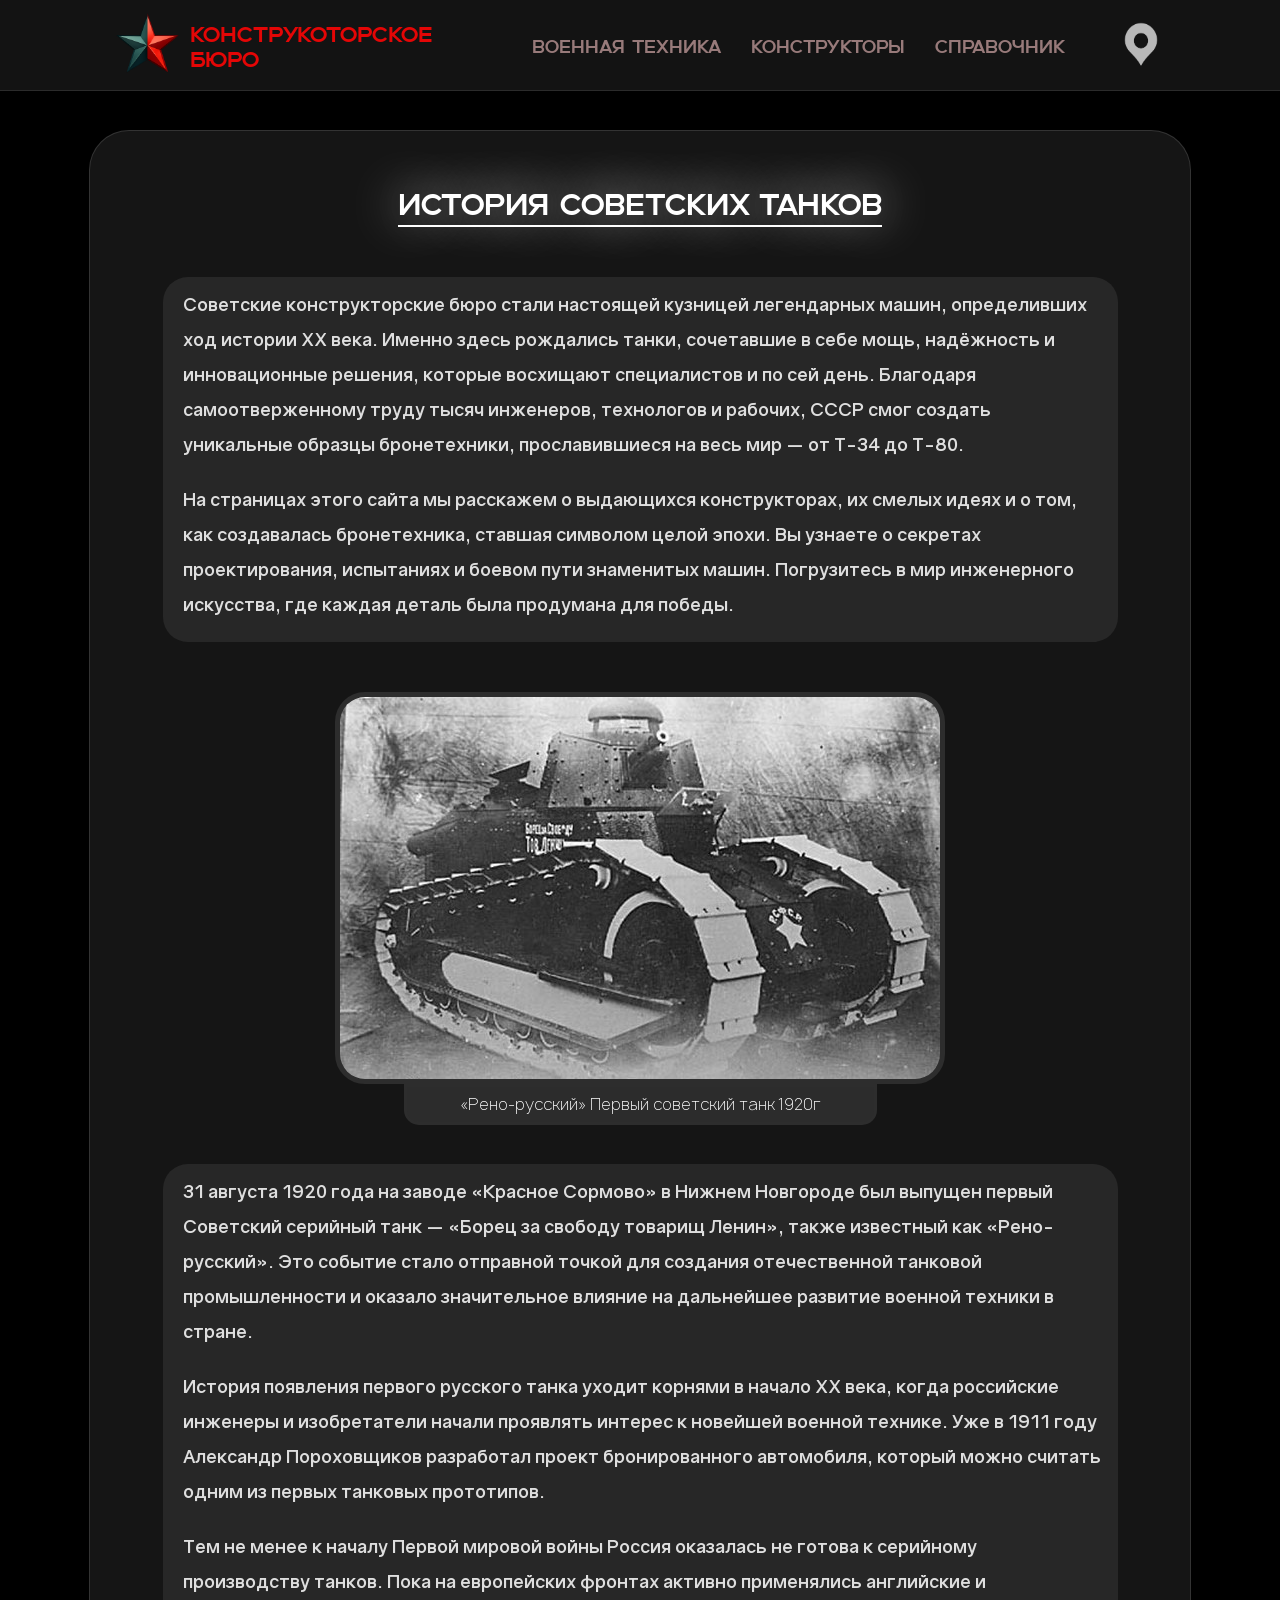
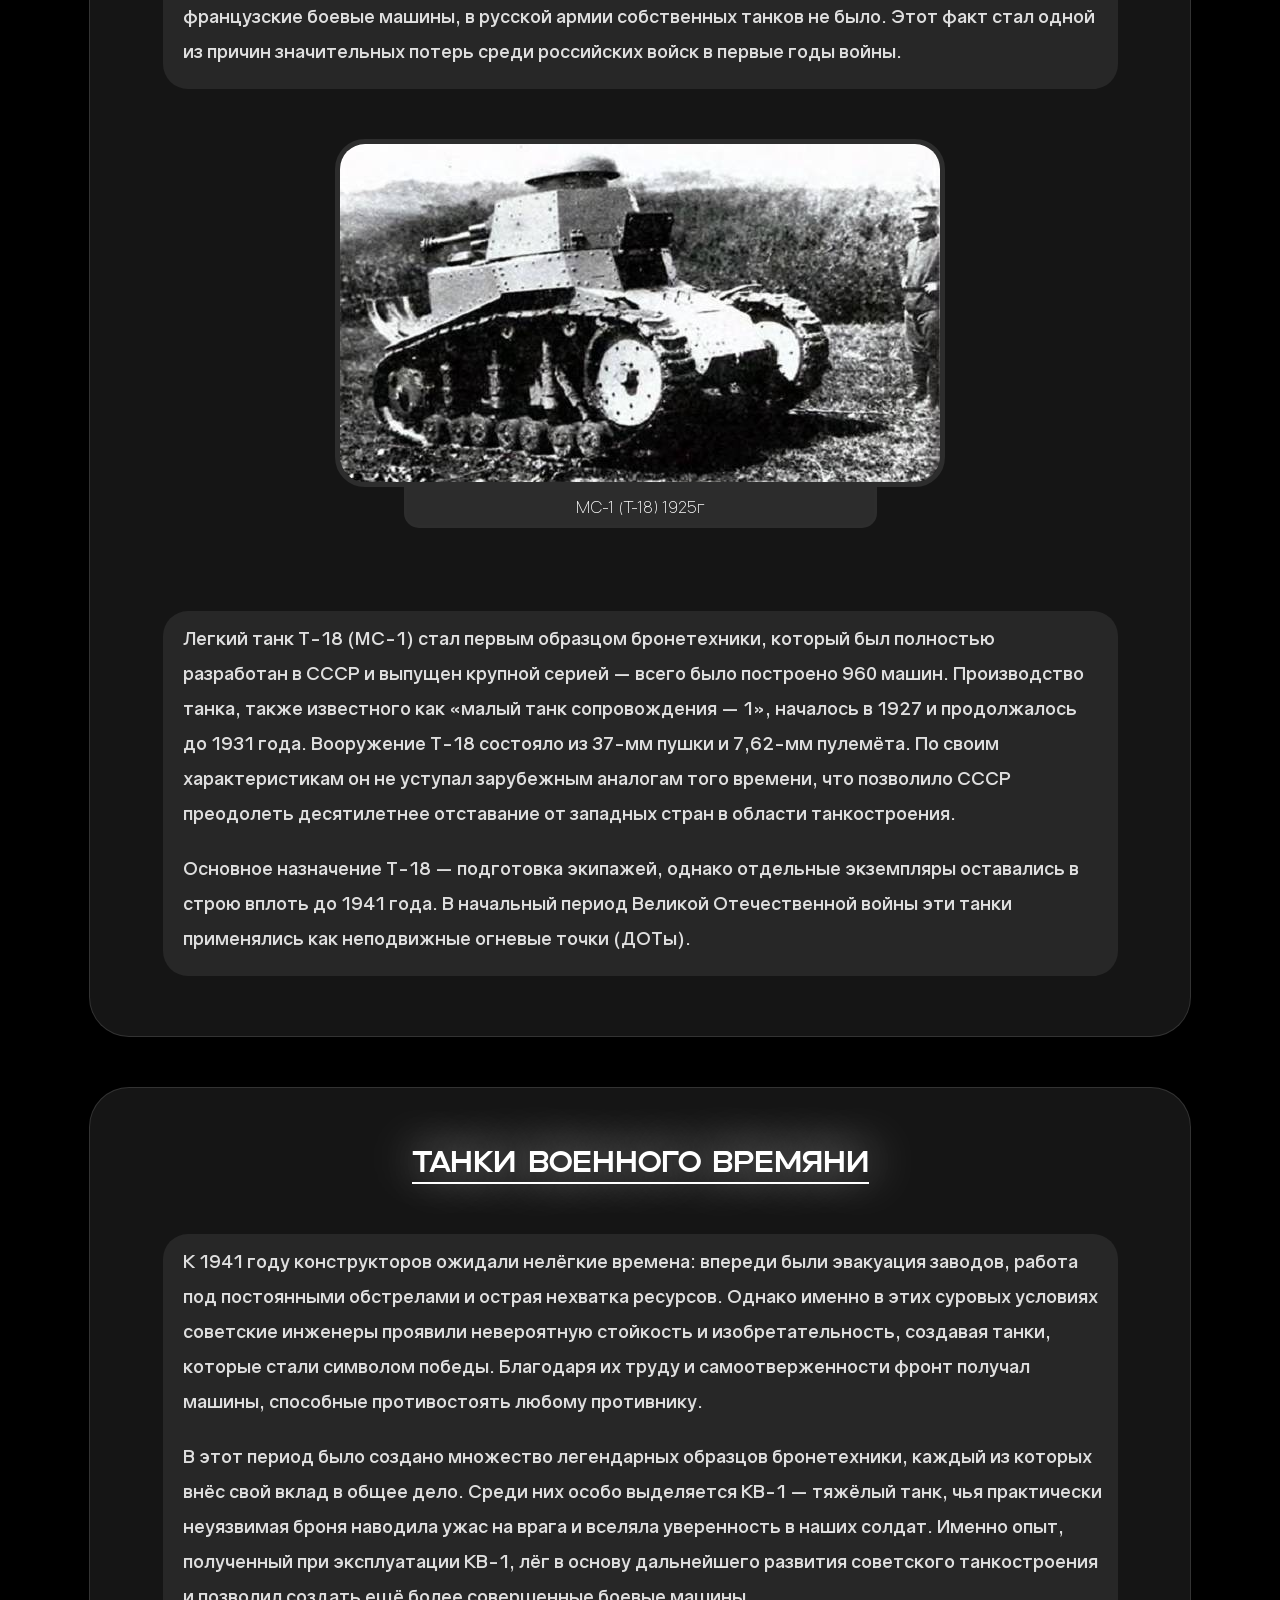
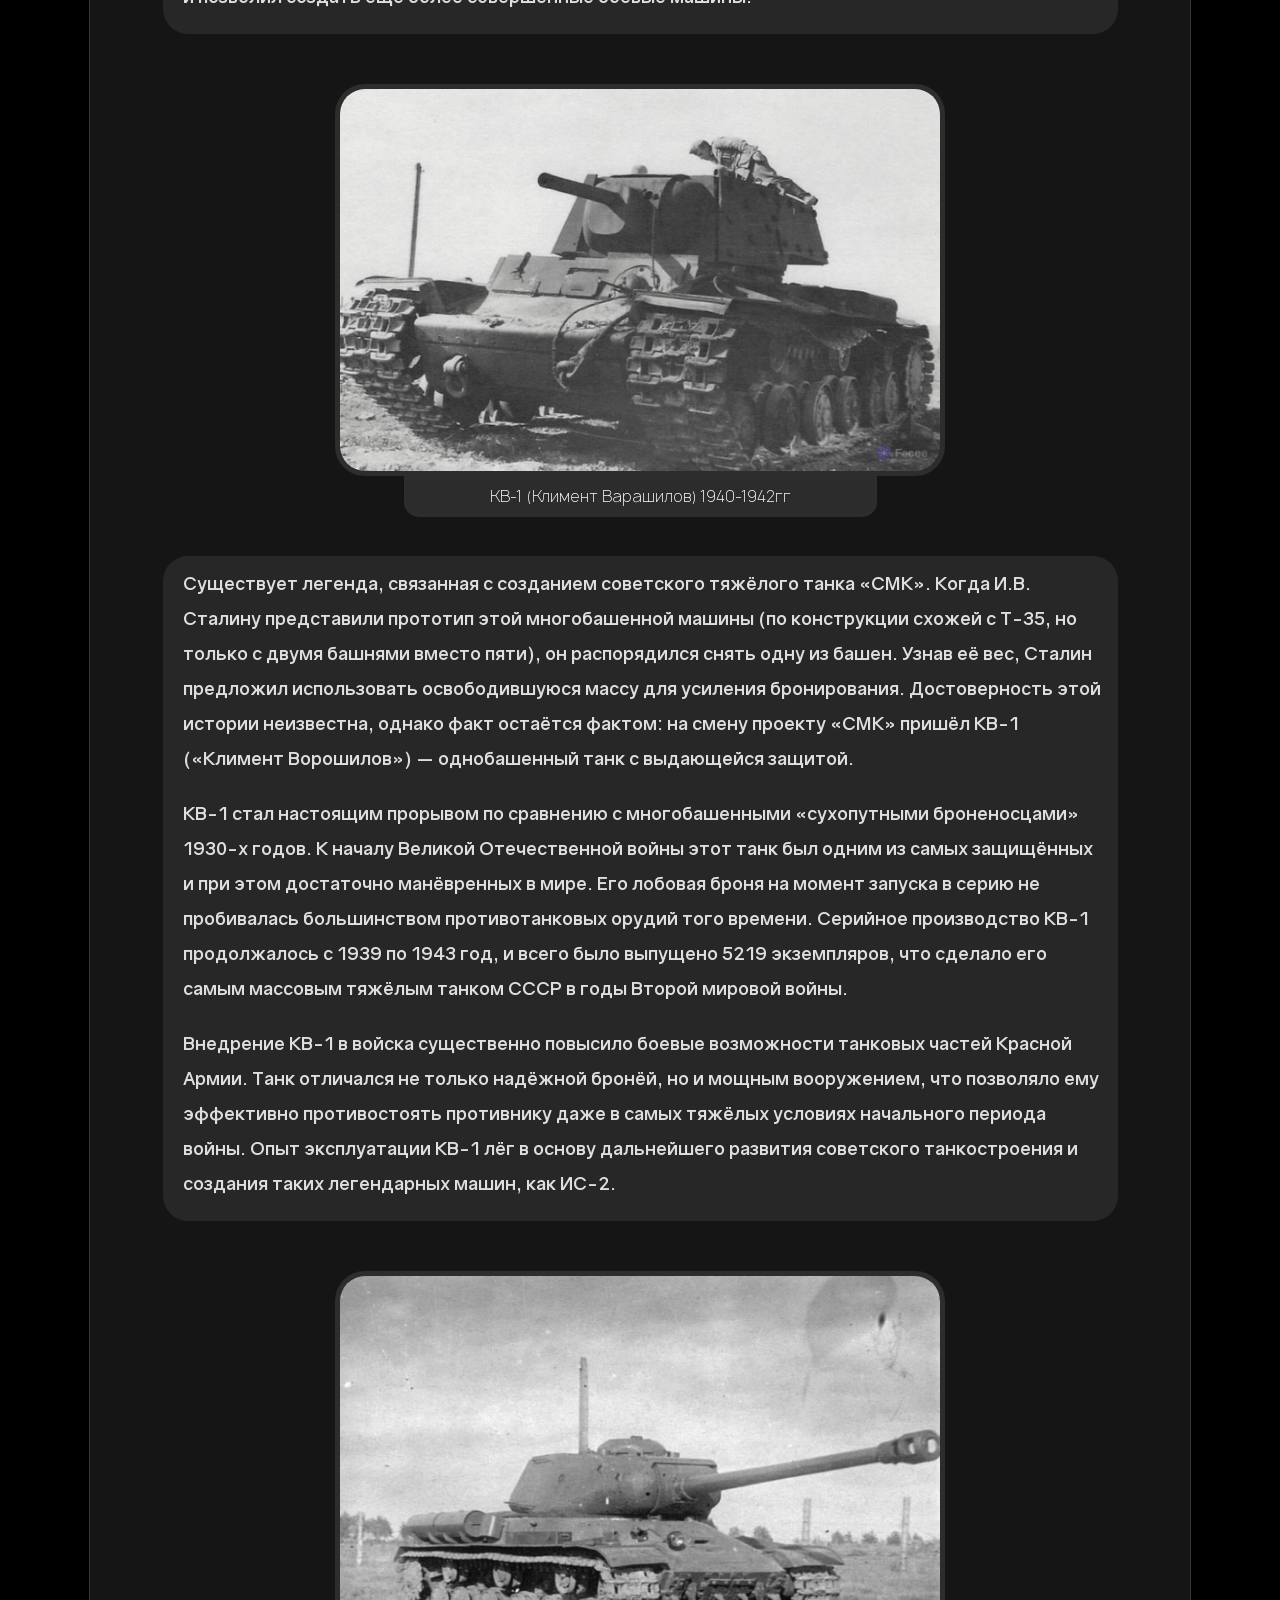
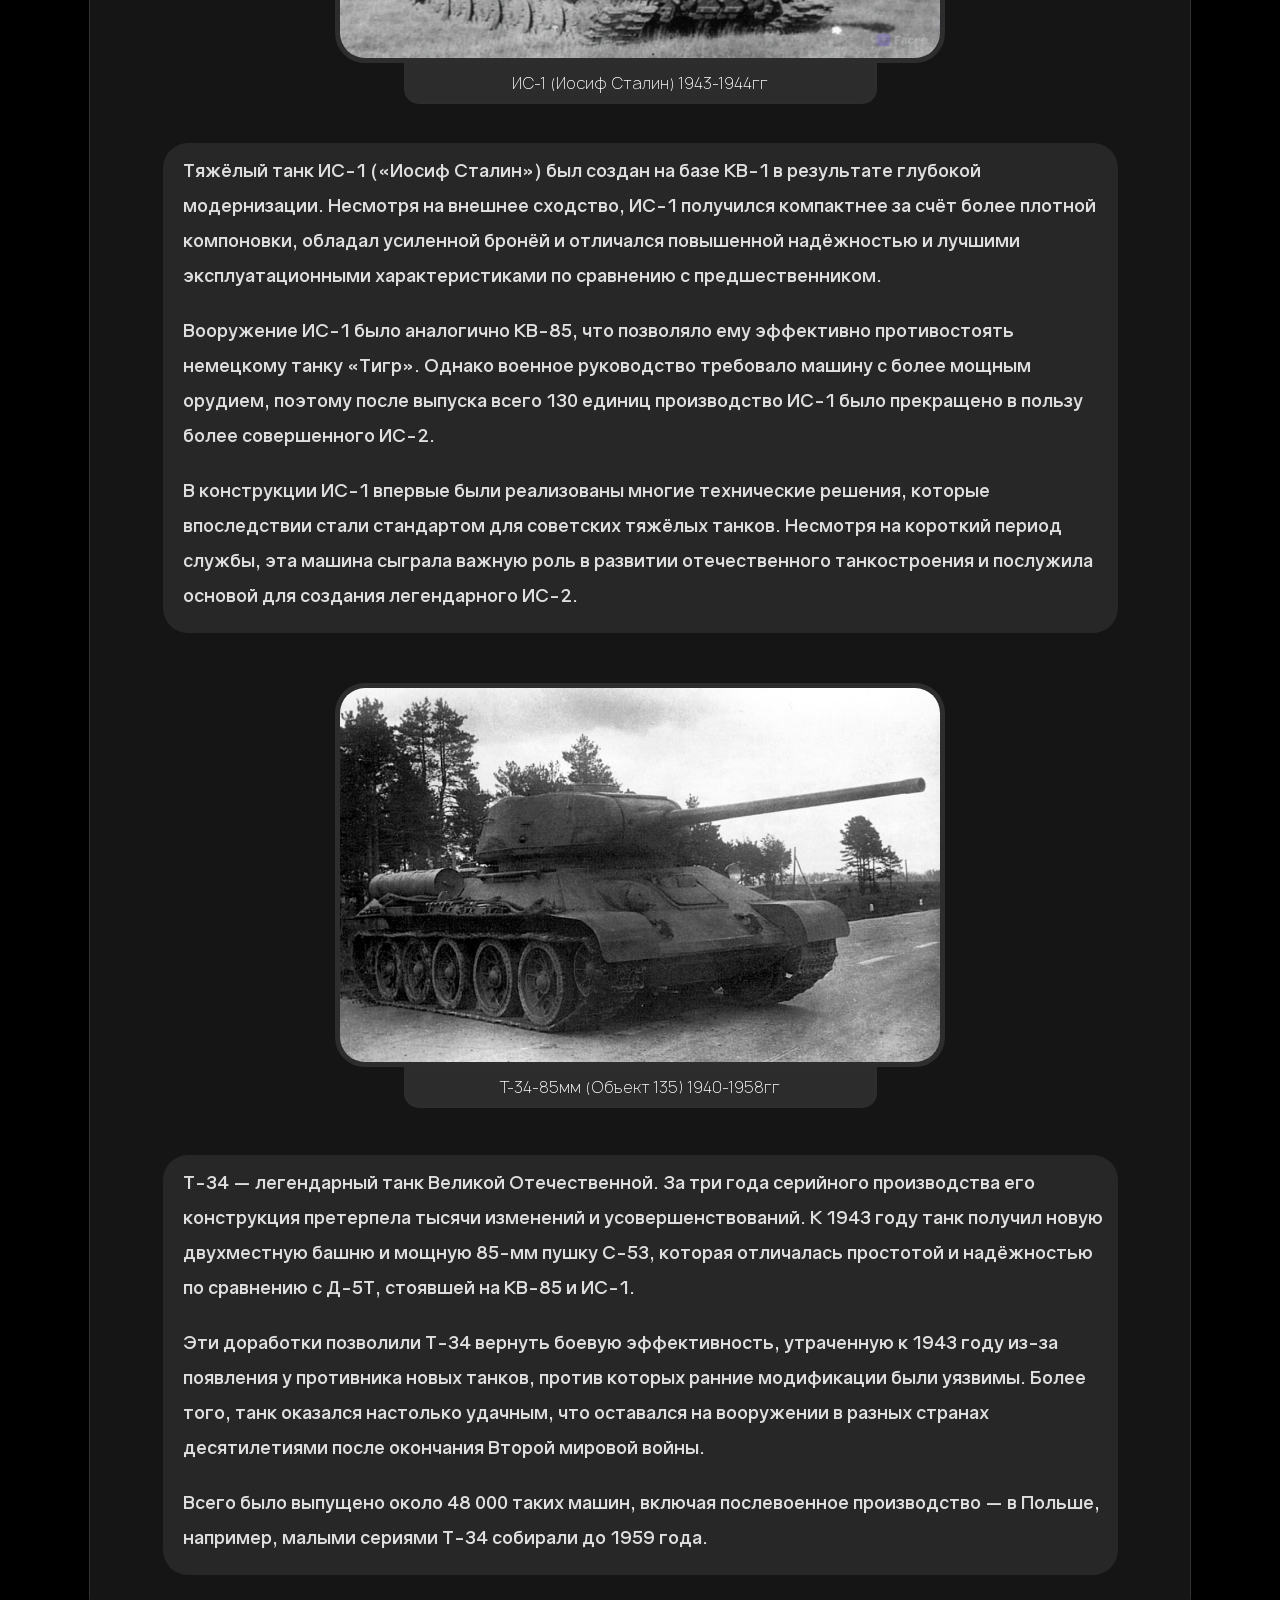
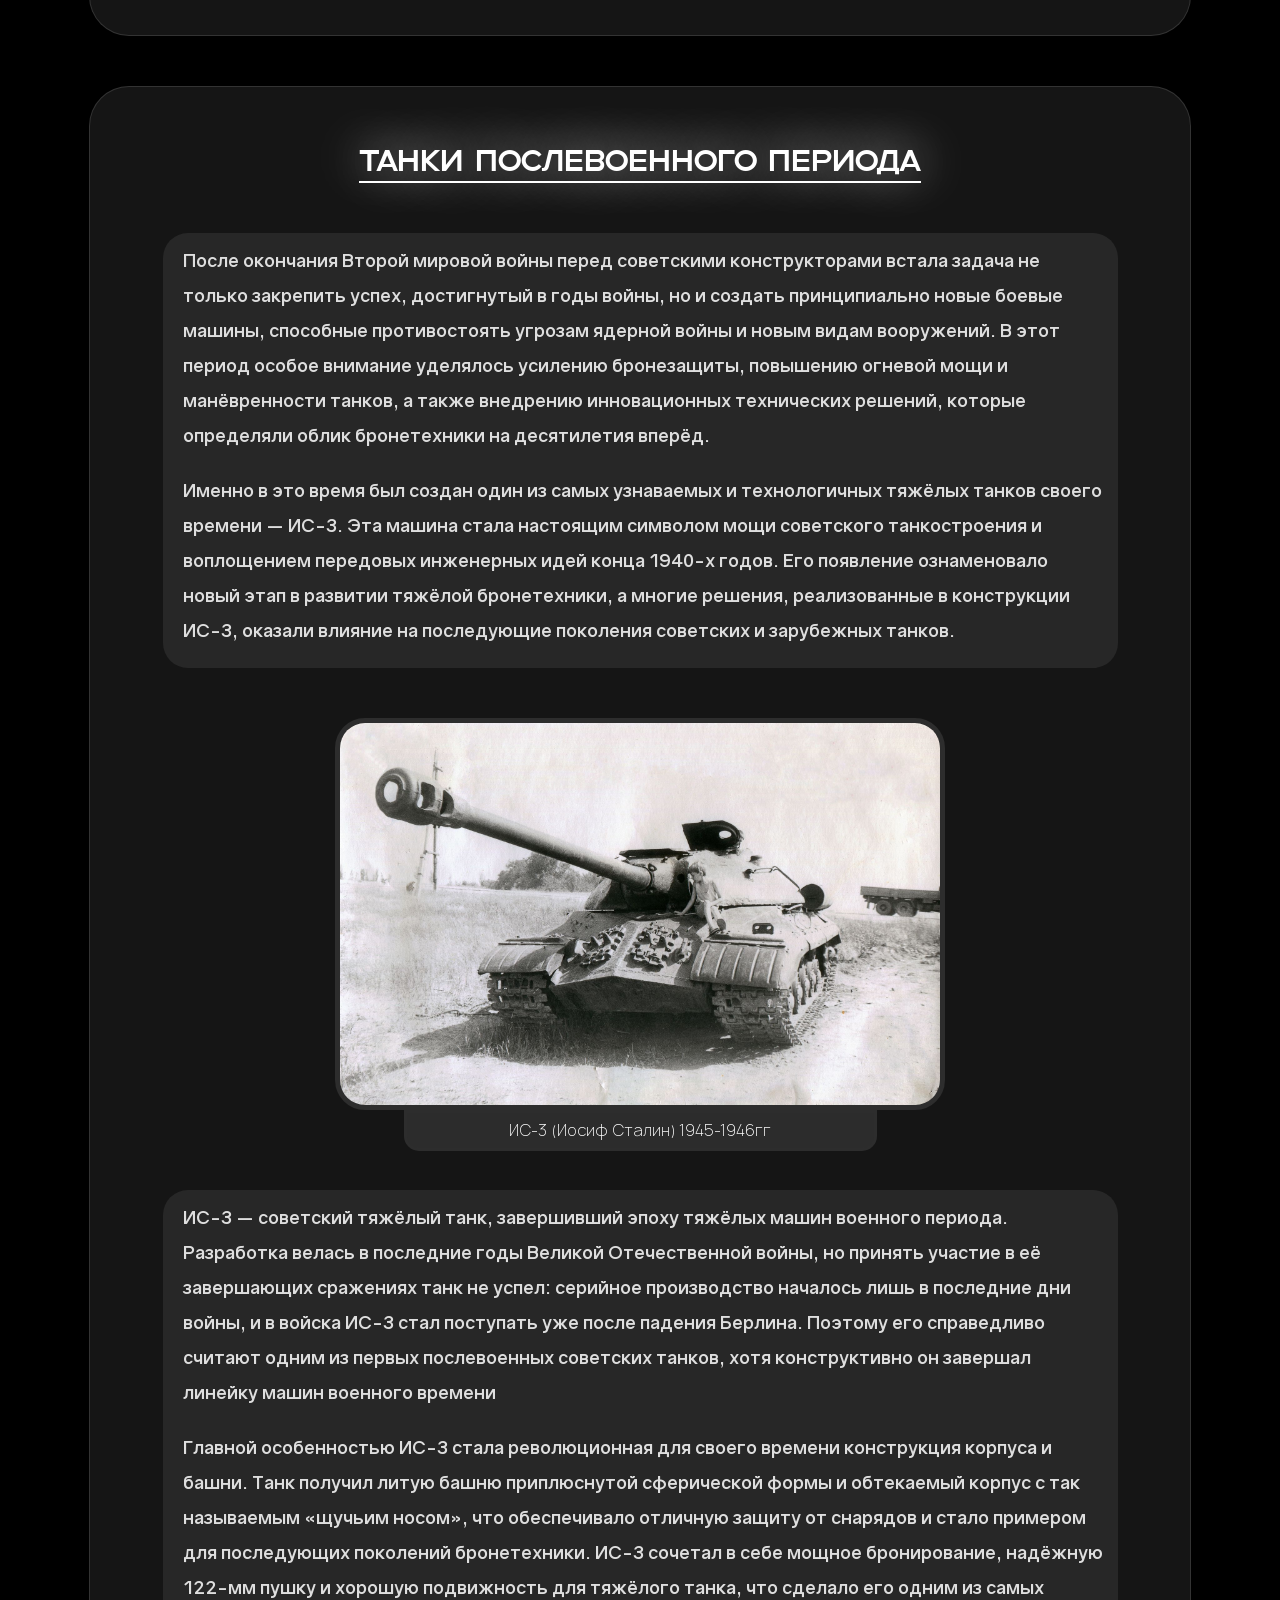
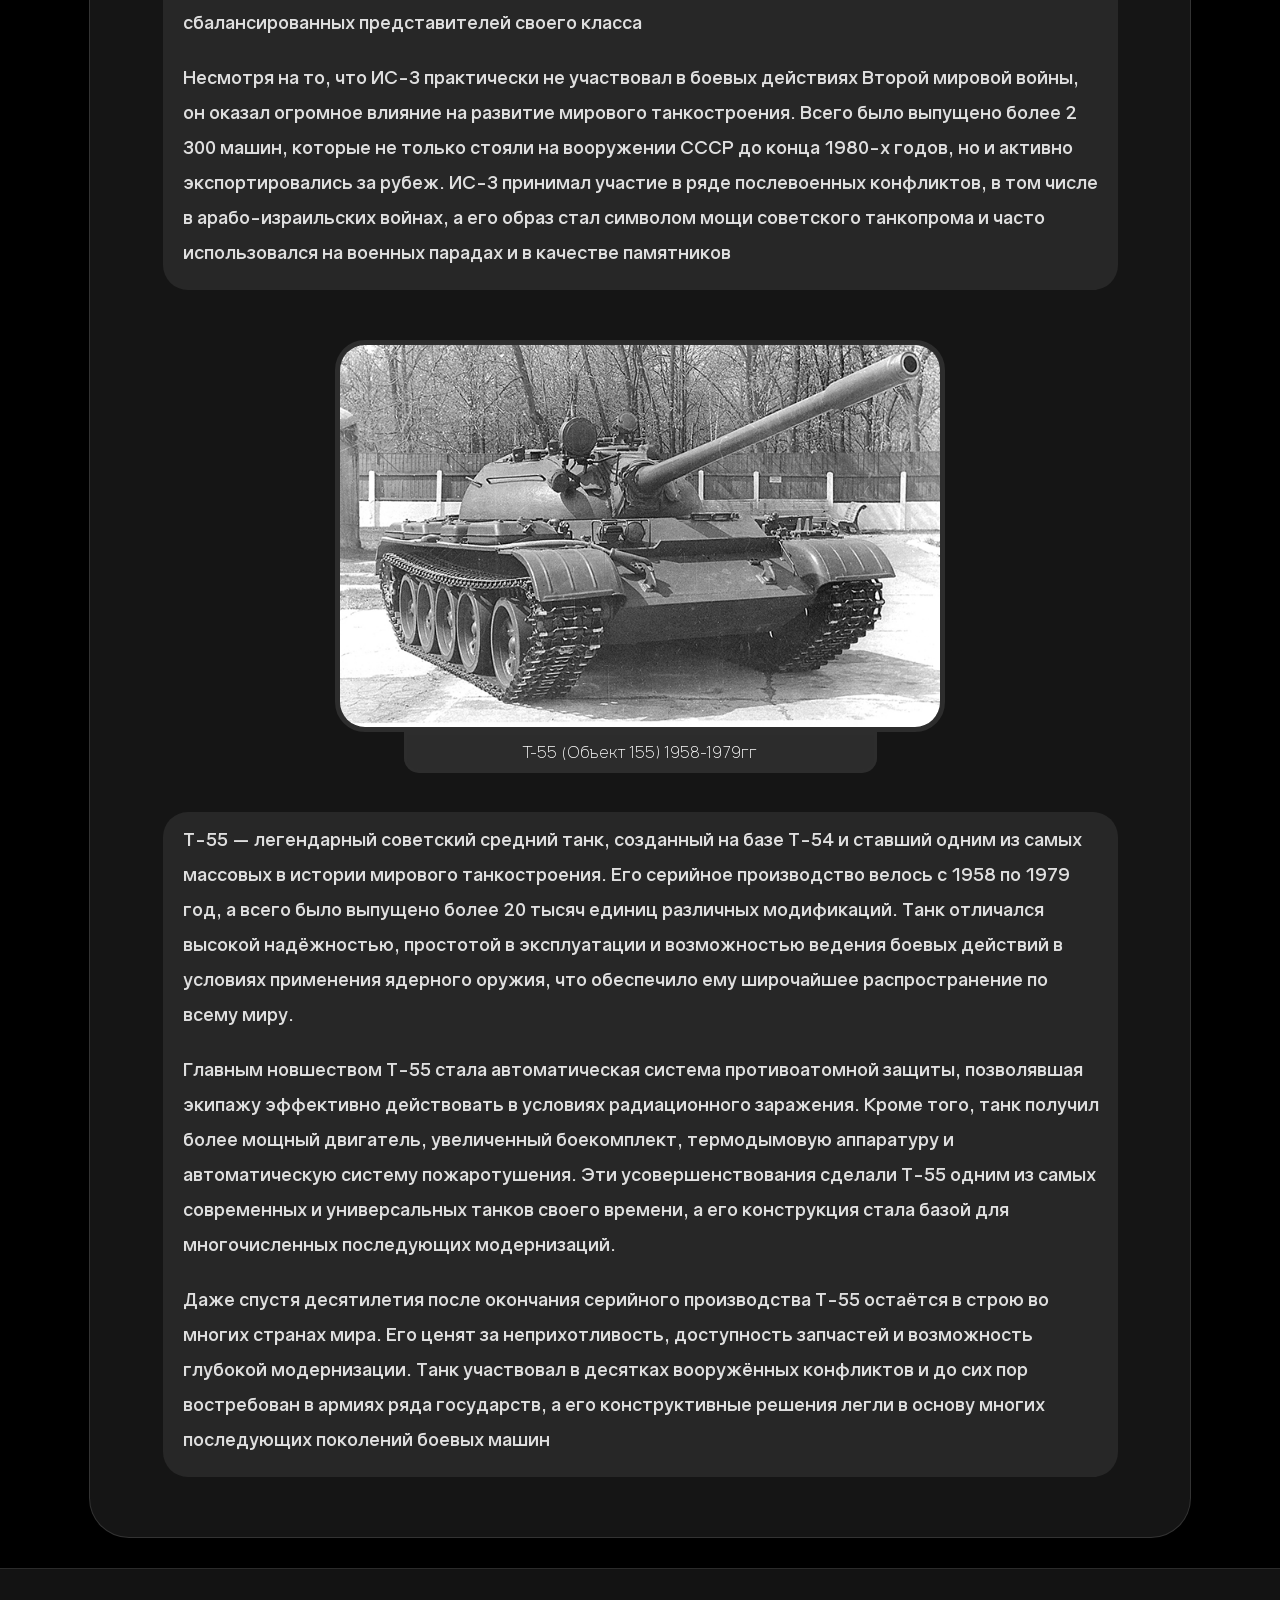
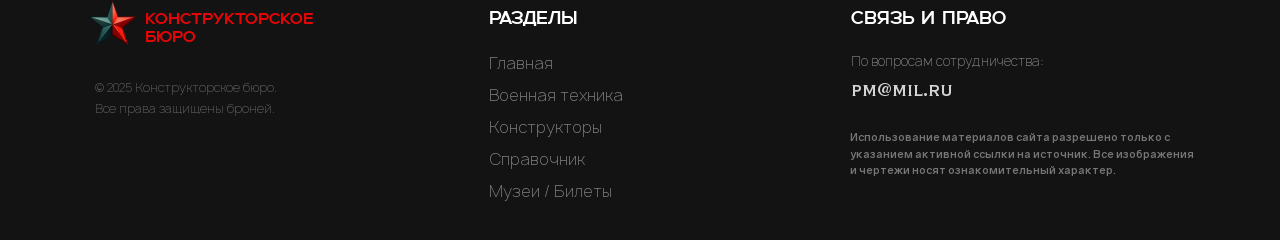
<file: index.html>
<!DOCTYPE html>
<html lang="en">

<head>
    <meta charset="UTF-8">
    <meta name="viewport" content="width=device-width, initial-scale=1.0">
    <title>Document</title>
    <link rel="stylesheet" href="./style.css">
</head>

<body>

     <header class="head1">
        <a class="a1" href="./index.html">
            <img class="img" src="./звезда.png">
            <div class="logo">
                Конструкоторское <br>бюро
            </div>
        </a>
        <a class="window" href="./index3.html">
            Военная техника
        </a>
        <a class="window" href="./index4.html">
            Конструкторы
        </a>

        <a class="window" href="./index2.html">
            Справочник
        </a>
        <a class="reg-style" href="./index5.html">
            <img class="reg" src="./метка.png">
        </a>
    </header>

    <header class="head2">
        <a class="a1" href="./index.html">
            <img class="img" src="./звезда.png">
            <div class="logo">
                Конструкоторское <br>бюро
            </div>
        </a>
        <button id="burmalnet" class="burger">
            <img class="reg2" src="./бургер.png">
        </button>

        <div id="burmalda" class="burger-menu">
            <a class="window2" href="./index3.html">
                Военная техника
            </a>
            <a class="window2" href="./index4.html">
                Конструкторы
            </a>

            <a class="window2" href="./index2.html">
                Справочник
            </a>
            <a class="window2" href="./index5.html">
                Билеты
            </a>
            
        </div>

    </header>
 

    <video class="video" id="myVideo" autoplay muted loop playsinline src="./Spark - 15120.mp4">
    </video>

    <div class="main1">
        <p class="history">
            История советских танков
        </p>

        <div class="history1-style1">
            <p class="history1">
                Советские конструкторские бюро стали настоящей кузницей легендарных машин, определивших ход истории XX
                века. Именно здесь рождались танки, сочетавшие в себе мощь, надёжность и инновационные решения, которые
                восхищают специалистов и по сей день. Благодаря самоотверженному труду тысяч инженеров, технологов и
                рабочих, СССР смог создать уникальные образцы бронетехники, прославившиеся на весь мир — от Т-34 до
                Т-80.
            </p>
            <p class="history1">
                На страницах этого сайта мы расскажем о выдающихся конструкторах, их смелых идеях и о том, как
                создавалась бронетехника, ставшая символом целой эпохи. Вы узнаете о секретах проектирования, испытаниях
                и боевом пути знаменитых машин. Погрузитесь в мир инженерного искусства, где каждая деталь была
                продумана для победы.
            </p>
        </div>
        <div class="reno-card">
            <img class="reno" src="./Рено-Русский.jpg">
            <p class="history2">«Рено-русский» Первый советский танк 1920г</p>
        </div>

        <div class="history1-style">
            <p class="history1">31 августа 1920 года на заводе «Красное Сормово» в Нижнем Новгороде был выпущен первый
                Советский серийный танк — «Борец за свободу товарищ Ленин», также известный как «Рено-русский». Это
                событие
                стало отправной точкой для создания отечественной танковой промышленности и оказало значительное влияние
                на
                дальнейшее развитие военной техники в стране.
            </p>

            <p class="history1">История появления первого русского танка уходит корнями в начало XX века, когда
                российские инженеры и изобретатели начали проявлять интерес к новейшей военной технике. Уже в 1911 году
                Александр Пороховщиков разработал проект бронированного автомобиля, который можно считать одним из
                первых танковых прототипов.
            </p>

            <p class="history1">
                Тем не менее к началу Первой мировой войны Россия оказалась не готова к серийному производству танков.
                Пока на европейских фронтах активно применялись английские и французские боевые машины, в русской армии
                собственных танков не было. Этот факт стал одной из причин значительных потерь среди российских войск в
                первые годы войны.
            </p>
        </div>
        <div class="reno-card">
            <img class="reno" src="./мс1.jpg">
            <p class="history2">МС-1 (Т-18) 1925г</p>
        </div>
        <div class="history1-style">
            <p class="history1">
                Легкий танк Т-18 (МС-1) стал первым образцом бронетехники, который был полностью разработан в СССР и
                выпущен крупной серией — всего было построено 960 машин. Производство танка, также известного как
                «малый танк сопровождения — 1», началось в 1927 и продолжалось до 1931 года. Вооружение Т-18
                состояло из 37-мм пушки и 7,62-мм пулемёта. По своим характеристикам он не уступал зарубежным
                аналогам того времени, что позволило СССР преодолеть десятилетнее отставание от западных стран в области
                танкостроения.
            </p>
            <p class="history1">
                Основное назначение Т-18 — подготовка экипажей, однако отдельные экземпляры оставались в строю вплоть до
                1941 года. В начальный период Великой Отечественной войны эти танки применялись как неподвижные
                огневые
                точки (ДОТы).
            </p>
        </div>

    </div>
    <div class="main2">
        <p class="history">
            Танки военного времяни
        </p>
        <div class="history1-style1">
            <p class="history1">
                К 1941 году конструкторов ожидали нелёгкие времена: впереди были эвакуация заводов, работа под
                постоянными обстрелами и острая нехватка ресурсов. Однако именно в этих суровых условиях советские
                инженеры проявили невероятную стойкость и изобретательность, создавая танки, которые стали символом
                победы. Благодаря их труду и самоотверженности фронт получал машины, способные противостоять любому
                противнику.
            </p>
            <p class="history1">
                В этот период было создано множество легендарных образцов бронетехники, каждый из которых внёс свой
                вклад в общее дело. Среди них особо выделяется КВ-1 — тяжёлый танк, чья практически неуязвимая броня
                наводила ужас на врага и вселяла уверенность в наших солдат. Именно опыт, полученный при эксплуатации
                КВ-1, лёг в основу дальнейшего развития советского танкостроения и позволил создать ещё более
                совершенные боевые машины.
            </p>
        </div>
        <div class="reno-card">
            <img class="reno" src="./кв-1.jpg">
            <p class="history2">КВ-1 (Климент Варашилов) 1940-1942гг</p>
        </div>

        <div class="history1-style">
            <p class="history1">Существует легенда, связанная с созданием советского тяжёлого танка «СМК». Когда И.В.
                Сталину представили прототип этой многобашенной машины (по конструкции схожей с Т-35, но только с двумя
                башнями вместо пяти), он распорядился снять одну из башен. Узнав её вес, Сталин предложил использовать
                освободившуюся массу для усиления бронирования. Достоверность этой истории неизвестна, однако факт
                остаётся фактом: на смену проекту «СМК» пришёл КВ-1 («Климент Ворошилов») — однобашенный танк с
                выдающейся защитой.
            </p>

            <p class="history1">КВ-1 стал настоящим прорывом по сравнению с многобашенными «сухопутными броненосцами»
                1930-х годов. К началу Великой Отечественной войны этот танк был одним из самых защищённых и при этом
                достаточно манёвренных в мире. Его лобовая броня на момент запуска в серию не пробивалась большинством
                противотанковых орудий того времени. Серийное производство КВ-1 продолжалось с 1939 по 1943 год, и всего
                было выпущено 5219 экземпляров, что сделало его самым массовым тяжёлым танком СССР в годы Второй мировой
                войны.
            </p>

            <p class="history1">
                Внедрение КВ-1 в войска существенно повысило боевые возможности танковых частей Красной Армии. Танк
                отличался не только надёжной бронёй, но и мощным вооружением, что позволяло ему эффективно противостоять
                противнику даже в самых тяжёлых условиях начального периода войны. Опыт эксплуатации КВ-1 лёг в основу
                дальнейшего развития советского танкостроения и создания таких легендарных машин, как ИС-2.
            </p>
        </div>
        <div class="reno-card">
            <img class="reno" src="./ис-1.jpg">
            <p class="history2">ИС-1 (Иосиф Сталин) 1943-1944гг</p>
        </div>
        <div class="history1-style">
            <p class="history1">
                Тяжёлый танк ИС-1 («Иосиф Сталин») был создан на базе КВ-1 в результате глубокой модернизации. Несмотря
                на внешнее сходство, ИС-1 получился компактнее за счёт более плотной компоновки, обладал усиленной
                бронёй и отличался повышенной надёжностью и лучшими эксплуатационными характеристиками по сравнению с
                предшественником.
            </p>
            <p class="history1">
                Вооружение ИС-1 было аналогично КВ-85, что позволяло ему эффективно противостоять немецкому танку
                «Тигр». Однако военное руководство требовало машину с более мощным орудием, поэтому после выпуска всего
                130 единиц производство ИС-1 было прекращено в пользу более совершенного ИС-2.
            </p>
            <p class="history1">
                В конструкции ИС-1 впервые были реализованы многие технические решения, которые впоследствии стали
                стандартом для советских тяжёлых танков. Несмотря на короткий период службы, эта машина сыграла важную
                роль в развитии отечественного танкостроения и послужила основой для создания легендарного ИС-2.
            </p>
        </div>
        <div class="reno-card">
            <img class="reno" src="./т-34.jpg">
            <p class="history2">Т-34-85мм (Объект 135) 1940-1958гг</p>
        </div>
        <div class="history1-style">
            <p class="history1">
                Т-34 — легендарный танк Великой Отечественной. За три года серийного производства его конструкция
                претерпела тысячи изменений и усовершенствований. К 1943 году танк получил новую двухместную башню и
                мощную 85-мм пушку С-53, которая отличалась простотой и надёжностью по сравнению с Д-5Т, стоявшей на
                КВ-85 и ИС-1.
            </p>
            <p class="history1">
                Эти доработки позволили Т-34 вернуть боевую эффективность, утраченную к 1943 году из-за появления у
                противника новых танков, против которых ранние модификации были уязвимы. Более того, танк оказался
                настолько удачным, что оставался на вооружении в разных странах десятилетиями после окончания Второй
                мировой войны.
            </p>
            <p class="history1">
                Всего было выпущено около 48 000 таких машин, включая послевоенное производство — в Польше, например,
                малыми сериями Т-34 собирали до 1959 года.
            </p>
        </div>
    </div>

    <div class="main2">
        <p class="history">
            Танки послевоенного периода
        </p>
        <div class="history1-style1">
            <p class="history1">
                После окончания Второй мировой войны перед советскими конструкторами встала задача не только закрепить
                успех, достигнутый в годы войны, но и создать принципиально новые боевые машины, способные противостоять
                угрозам ядерной войны и новым видам вооружений. В этот период особое внимание уделялось усилению
                бронезащиты, повышению огневой мощи и манёвренности танков, а также внедрению инновационных технических
                решений, которые определяли облик бронетехники на десятилетия вперёд.
            </p>
            <p class="history1">
                Именно в это время был создан один из самых узнаваемых и технологичных тяжёлых танков своего времени —
                ИС-3. Эта машина стала настоящим символом мощи советского танкостроения и воплощением передовых
                инженерных идей конца 1940-х годов. Его появление ознаменовало новый этап в развитии тяжёлой
                бронетехники, а многие решения, реализованные в конструкции ИС-3, оказали влияние на последующие
                поколения советских и зарубежных танков.
            </p>
        </div>
        <div class="reno-card">
            <img class="reno" src="./ис-3.jpg">
            <p class="history2">ИС-3 (Иосиф Сталин) 1945-1946гг</p>
        </div>

        <div class="history1-style">
            <p class="history1">ИС-3 — советский тяжёлый танк, завершивший эпоху тяжёлых машин военного периода.
                Разработка велась в последние годы Великой Отечественной войны, но принять участие в её завершающих
                сражениях танк не успел: серийное производство началось лишь в последние дни войны, и в войска ИС-3 стал
                поступать уже после падения Берлина. Поэтому его справедливо считают одним из первых послевоенных
                советских танков, хотя конструктивно он завершал линейку машин военного времени
            </p>

            <p class="history1">Главной особенностью ИС-3 стала революционная для своего времени конструкция корпуса и
                башни. Танк получил литую башню приплюснутой сферической формы и обтекаемый корпус с так называемым
                «щучьим носом», что обеспечивало отличную защиту от снарядов и стало примером для последующих поколений
                бронетехники. ИС-3 сочетал в себе мощное бронирование, надёжную 122-мм пушку и хорошую подвижность для
                тяжёлого танка, что сделало его одним из самых сбалансированных представителей своего класса
            </p>

            <p class="history1">
                Несмотря на то, что ИС-3 практически не участвовал в боевых действиях Второй мировой войны, он оказал
                огромное влияние на развитие мирового танкостроения. Всего было выпущено более 2 300 машин, которые не
                только стояли на вооружении СССР до конца 1980-х годов, но и активно экспортировались за рубеж. ИС-3
                принимал участие в ряде послевоенных конфликтов, в том числе в арабо-израильских войнах, а его образ
                стал символом мощи советского танкопрома и часто использовался на военных парадах и в качестве
                памятников
            </p>
        </div>
        <div class="reno-card">
            <img class="reno" src="./т-55.jpg">
            <p class="history2">Т-55 (Объект 155) 1958-1979гг</p>
        </div>
        <div class="history1-style">
            <p class="history1">
                Т-55 — легендарный советский средний танк, созданный на базе Т-54 и ставший одним из самых массовых в
                истории мирового танкостроения. Его серийное производство велось с 1958 по 1979 год, а всего было
                выпущено более 20 тысяч единиц различных модификаций. Танк отличался высокой надёжностью, простотой в
                эксплуатации и возможностью ведения боевых действий в условиях применения ядерного оружия, что
                обеспечило ему широчайшее распространение по всему миру.
            </p>
            <p class="history1">
                Главным новшеством Т-55 стала автоматическая система противоатомной защиты, позволявшая экипажу
                эффективно действовать в условиях радиационного заражения. Кроме того, танк получил более мощный
                двигатель, увеличенный боекомплект, термодымовую аппаратуру и автоматическую систему пожаротушения. Эти
                усовершенствования сделали Т-55 одним из самых современных и универсальных танков своего времени, а его
                конструкция стала базой для многочисленных последующих модернизаций.
            </p>
            <p class="history1">
                Даже спустя десятилетия после окончания серийного производства Т-55 остаётся в строю во многих странах
                мира. Его ценят за неприхотливость, доступность запчастей и возможность глубокой модернизации. Танк
                участвовал в десятках вооружённых конфликтов и до сих пор востребован в армиях ряда государств, а его
                конструктивные решения легли в основу многих последующих поколений боевых машин
            </p>
        </div>
    </div>
    <div class="anton">
        <div class="footer-container">
            <div class="footer-left">
                <div class="a2">
                    <img class="img2" src="./звезда.png">
                    <p class="logo2">КОНСТРУКТОРСКОЕ БЮРО</p>

                </div>
                <p class="footer-copy">© 2025 Конструкторское бюро. <br>Все права защищены броней.</p>
            </div>

            <div class="footer-center">
                <p class="footer-name">РАЗДЕЛЫ</p>
                <div class="footer-page">
                    <a class="silka" href="./index.html"> Главная</a>
                    <a class="silka" href="./index3.html"> Военная техника</a>
                    <a class="silka" href="./index4.html"> Конструкторы</a>
                    <a class="silka" href="./index2.html"> Справочник</a>
                    <a class="silka" href="./index5.html"> Музеи / Билеты</a>
                </div>
            </div>

            <div class="footer-right">
                <p class="footer-name">СВЯЗЬ И ПРАВО</p>
                <div class="footer-contact">
                    <p class="footer-call">По вопросам сотрудничества:</p>
                    <a class="pochta" href="mailto:pm@mil.ru">pm@mil.ru</a>
                </div>
                <div class="footer-defens">
                    <p class="defens-text">Использование материалов сайта разрешено только с указанием активной ссылки
                        на источник. Все изображения и чертежи носят ознакомительный характер.</p>
                </div>
            </div>
        </div>

    </div>
</body>
<script src="./js.js"></script>
<script src="./js3.js"></script>
</html>
</file>
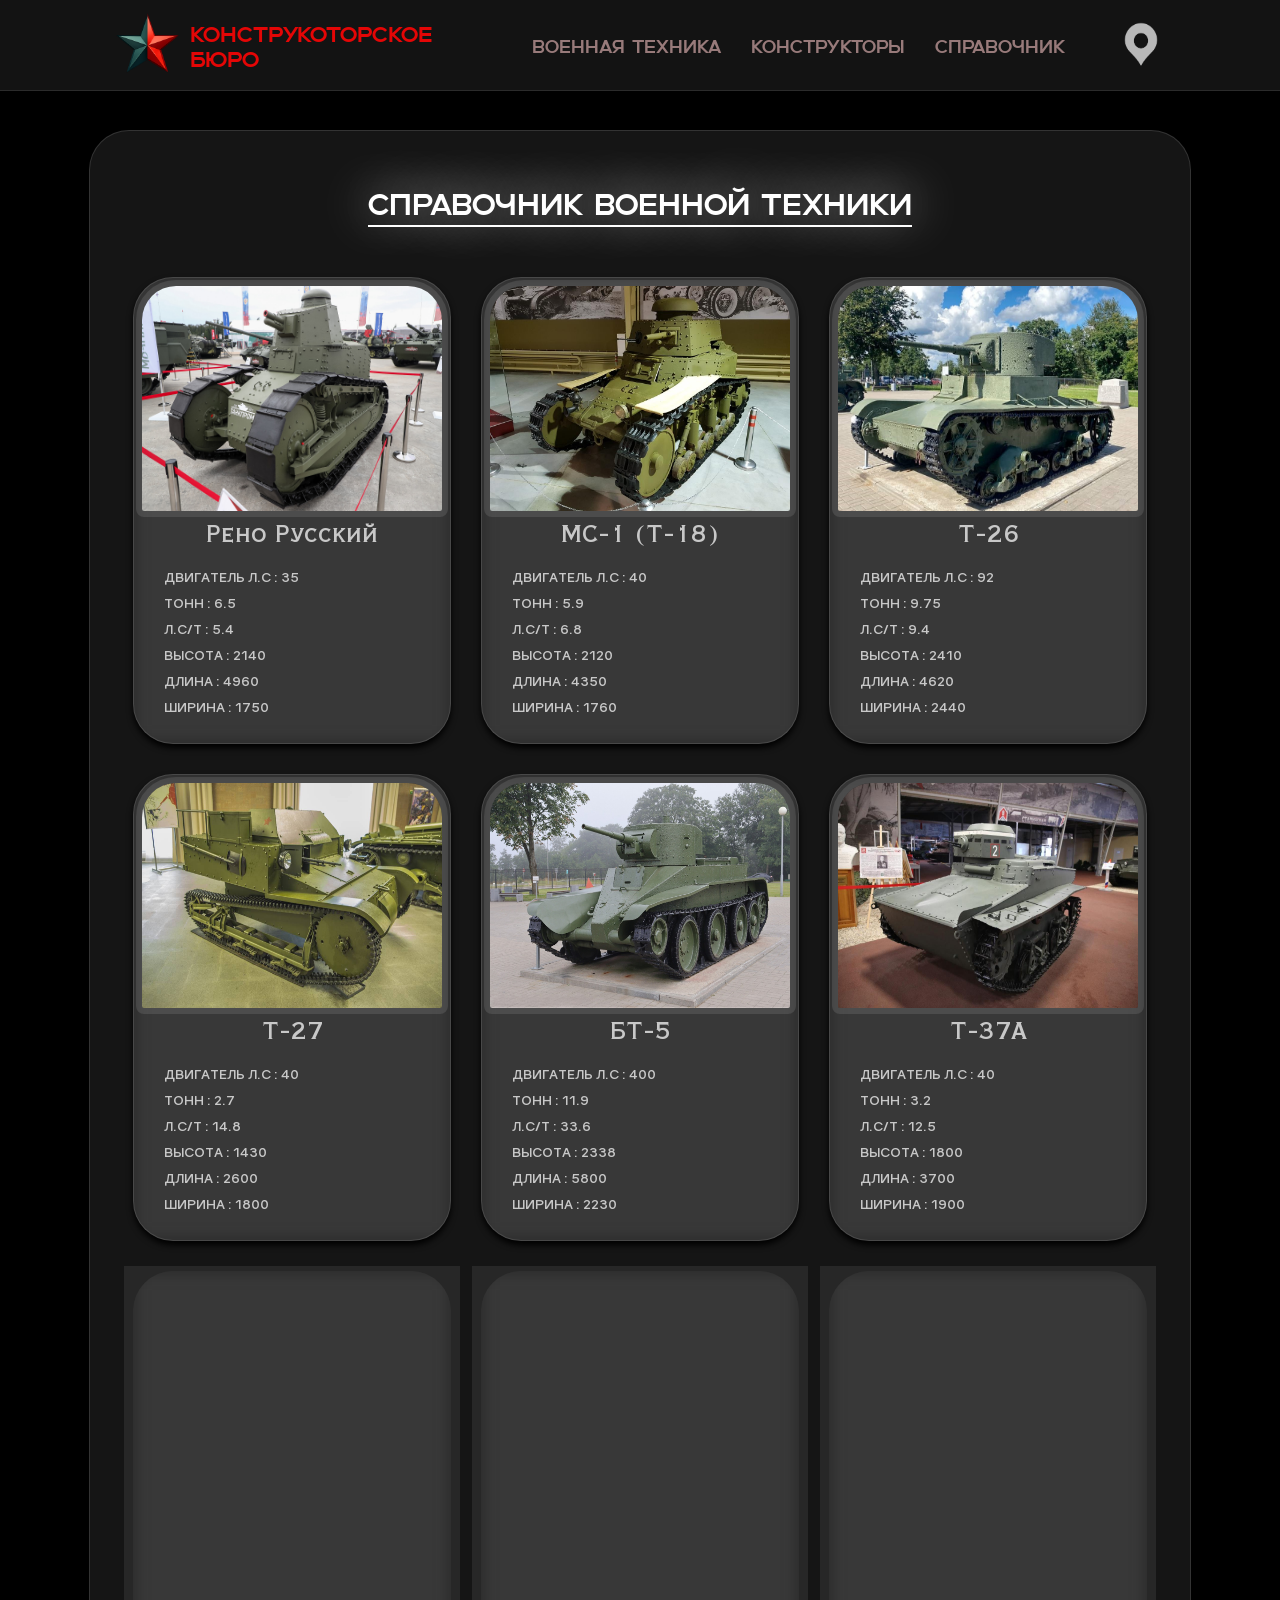
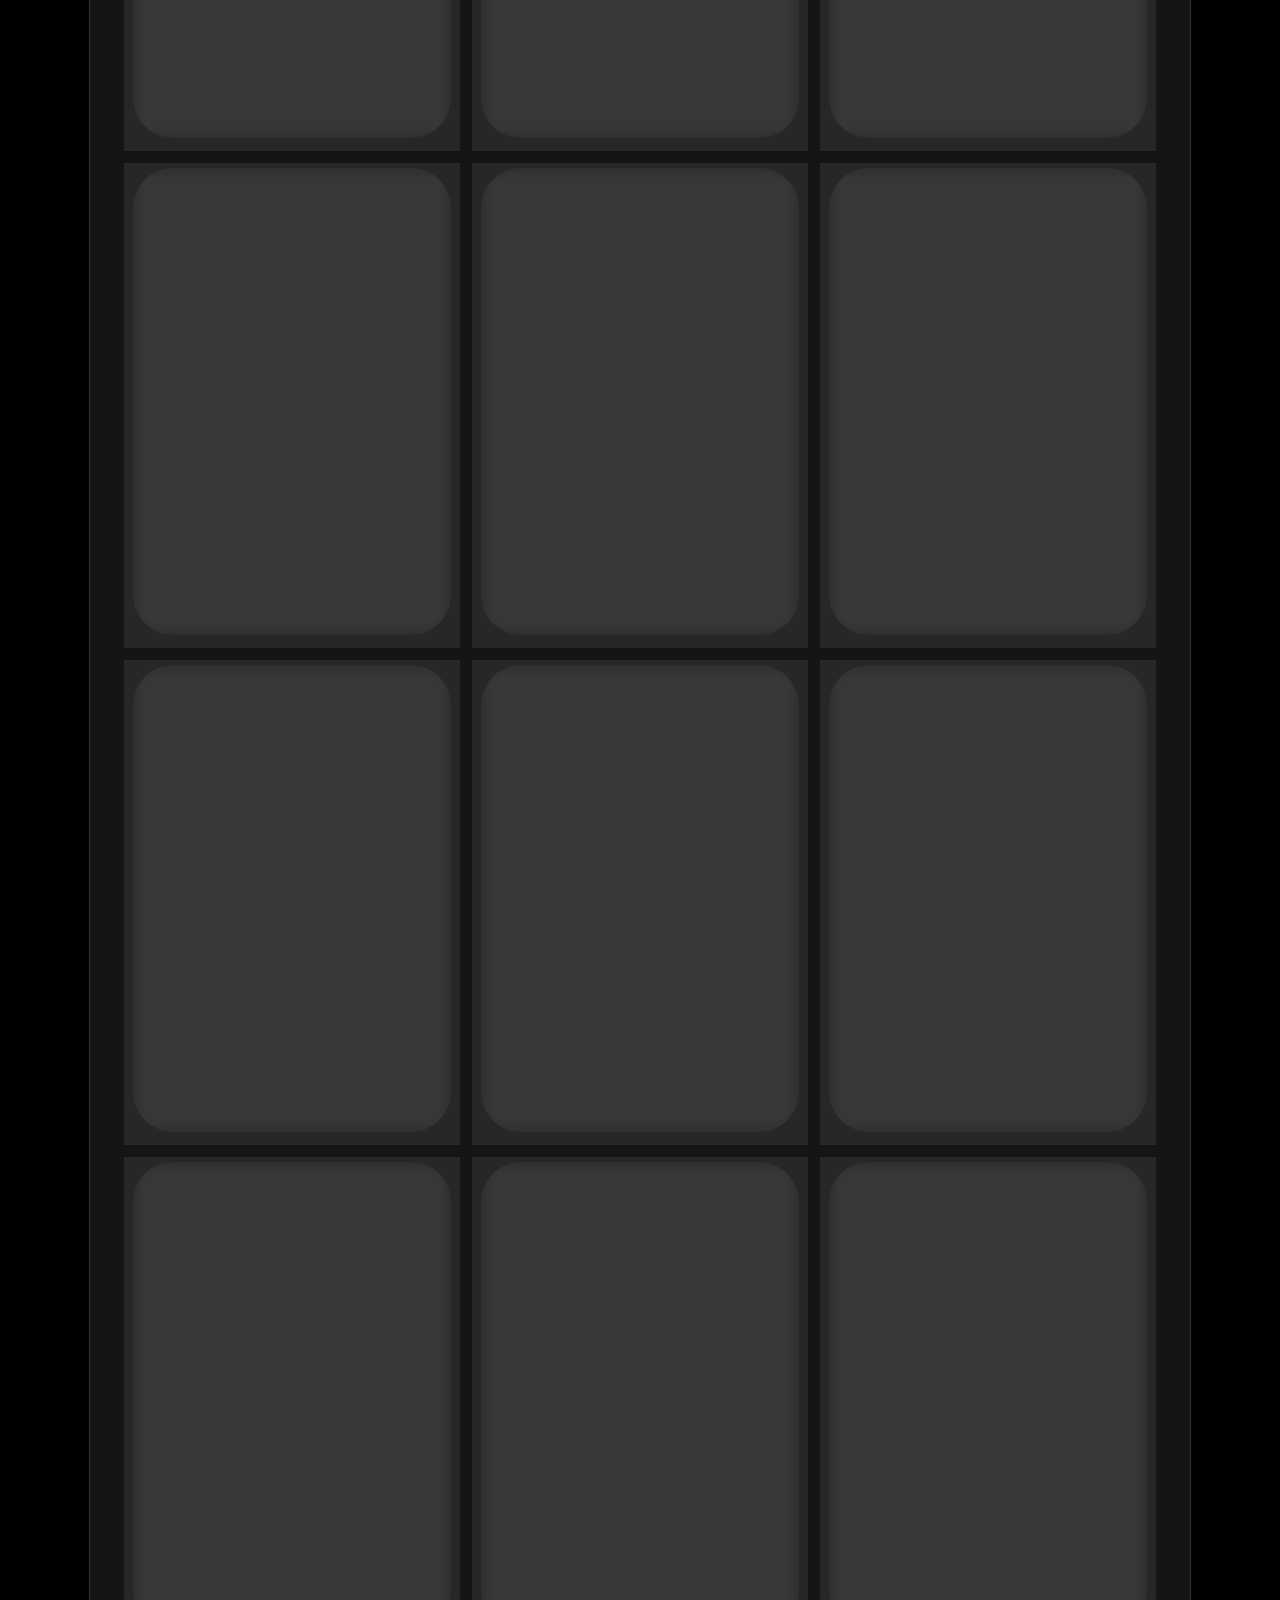
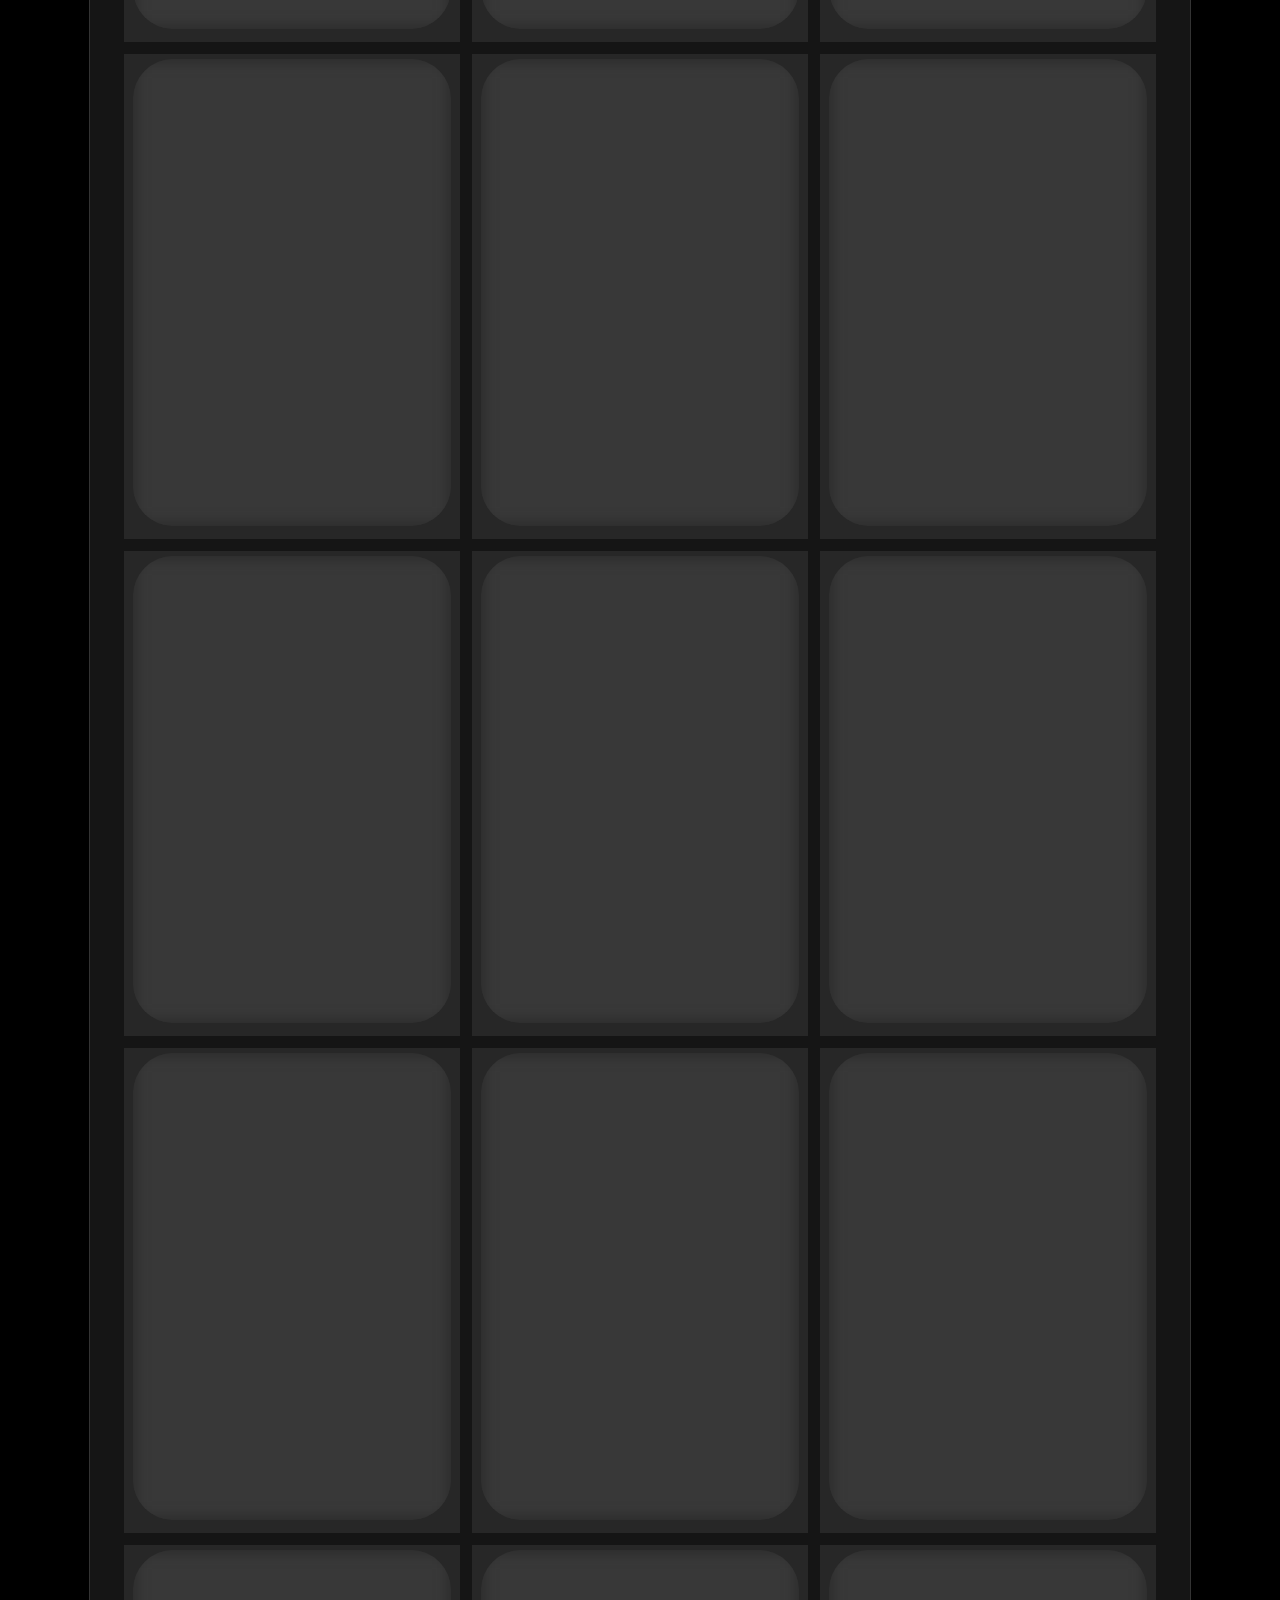
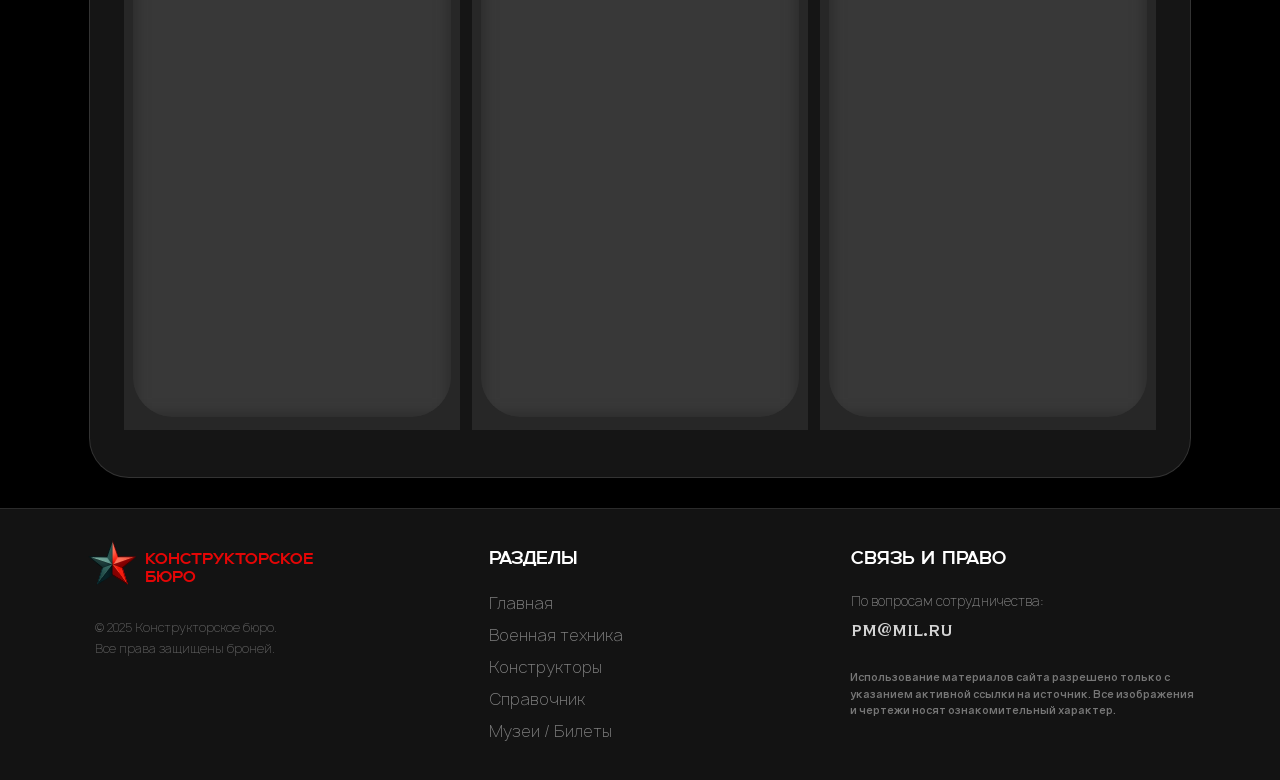
<file: index2.html>
<!DOCTYPE html>
<html lang="en">

<head>
    <meta charset="UTF-8">
    <meta name="viewport" content="width=device-width, initial-scale=1.0">
    <title>Document</title>
    <link rel="stylesheet" href="./style.css">
</head>

<body>
    <header class="head1">
        <a class="a1" href="./index.html">
            <img class="img" src="./звезда.png">
            <div class="logo">
                Конструкоторское <br>бюро
            </div>
        </a>
        <a class="window" href="./index3.html">
            Военная техника
        </a>
        <a class="window" href="./index4.html">
            Конструкторы
        </a>

        <a class="window" href="./index2.html">
            Справочник
        </a>
        <a class="reg-style" href="./index5.html">
            <img class="reg" src="./метка.png">
        </a>
    </header>

    <header class="head2">
        <a class="a1" href="./index.html">
            <img class="img" src="./звезда.png">
            <div class="logo">
                Конструкоторское <br>бюро
            </div>
        </a>
        <button id="burmalnet" class="burger">
            <img class="reg2" src="./бургер.png">
        </button>

        <div id="burmalda" class="burger-menu">
            <a class="window2" href="./index3.html">
                Военная техника
            </a>
            <a class="window2" href="./index4.html">
                Конструкторы
            </a>

            <a class="window2" href="./index2.html">
                Справочник
            </a>
            <a class="window2" href="./index5.html">
                Билеты
            </a>
            
        </div>

    </header>


<video class="video" id="myVideo" autoplay muted loop playsinline src="./Spark - 15120.mp4">
    </video>

    <div class="main1">
        <p class="history">Справочник военной техники</p>
        <div id="baze" class="container">
        </div>
    </div>
    
   <div class="anton">
        <div class="footer-container">
            <div class="footer-left">
                <div class="a2">
                    <img class="img2" src="./звезда.png">
                    <p class="logo2">КОНСТРУКТОРСКОЕ БЮРО</p>

                </div>
                <p class="footer-copy">© 2025 Конструкторское бюро. <br>Все права защищены броней.</p>
            </div>

            <div class="footer-center">
                <p class="footer-name">РАЗДЕЛЫ</p>
                <div class="footer-page">
                    <a class="silka" href="./index.html"> Главная</a>
                    <a class="silka" href="./index3.html"> Военная техника</a>
                    <a class="silka" href="./index4.html"> Конструкторы</a>
                    <a class="silka" href="./index2.html"> Справочник</a>
                    <a class="silka" href="./index5.html"> Музеи / Билеты</a>
                </div>
            </div>

            <div class="footer-right">
                <p class="footer-name">СВЯЗЬ И ПРАВО</p>
                <div class="footer-contact">
                    <p class="footer-call">По вопросам сотрудничества:</p>
                    <a class="pochta" href="mailto:pm@mil.ru">pm@mil.ru</a>
                </div>
                <div class="footer-defens">
                    <p class="defens-text">Использование материалов сайта разрешено только с указанием активной ссылки
                        на источник. Все изображения и чертежи носят ознакомительный характер.</p>
                </div>
            </div>
        </div>

    </div>

</body>
    <script src="./js.js"></script>
    <script src="./js3.js"></script>
</html>
</file>
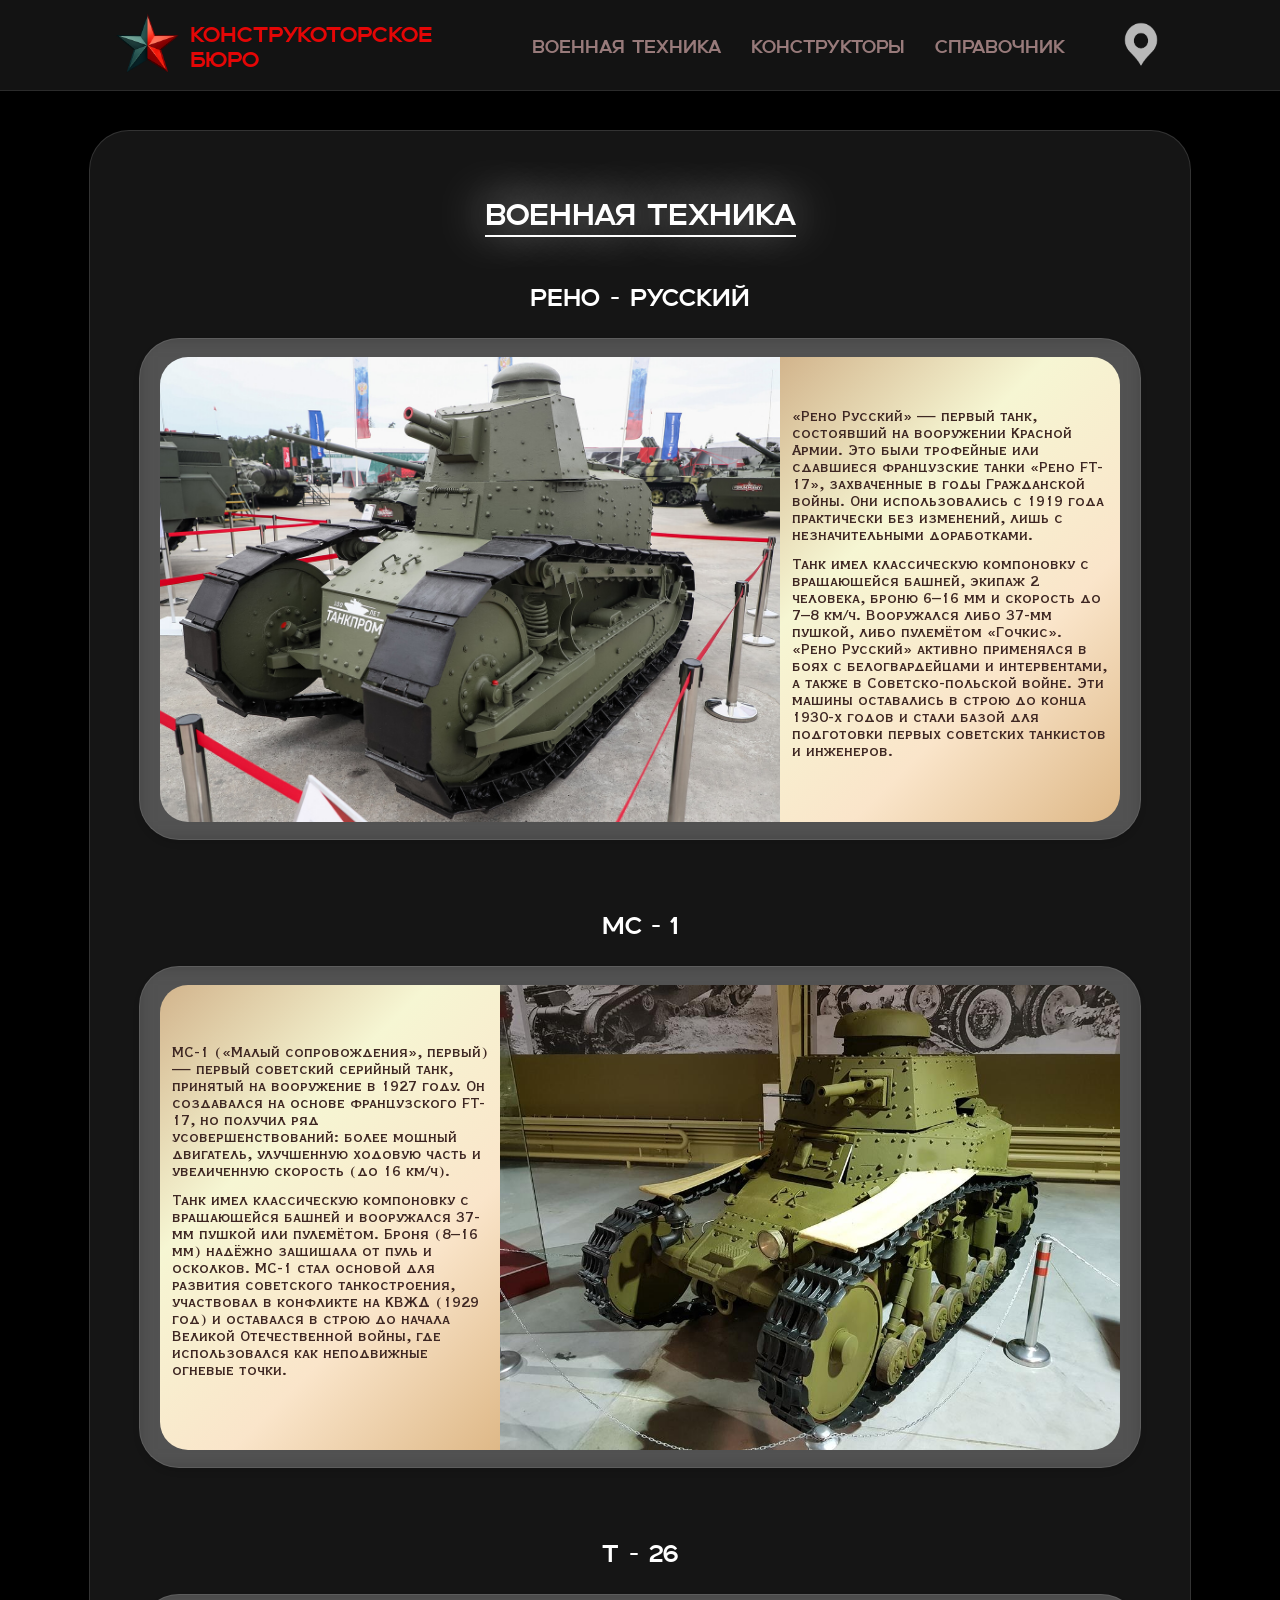
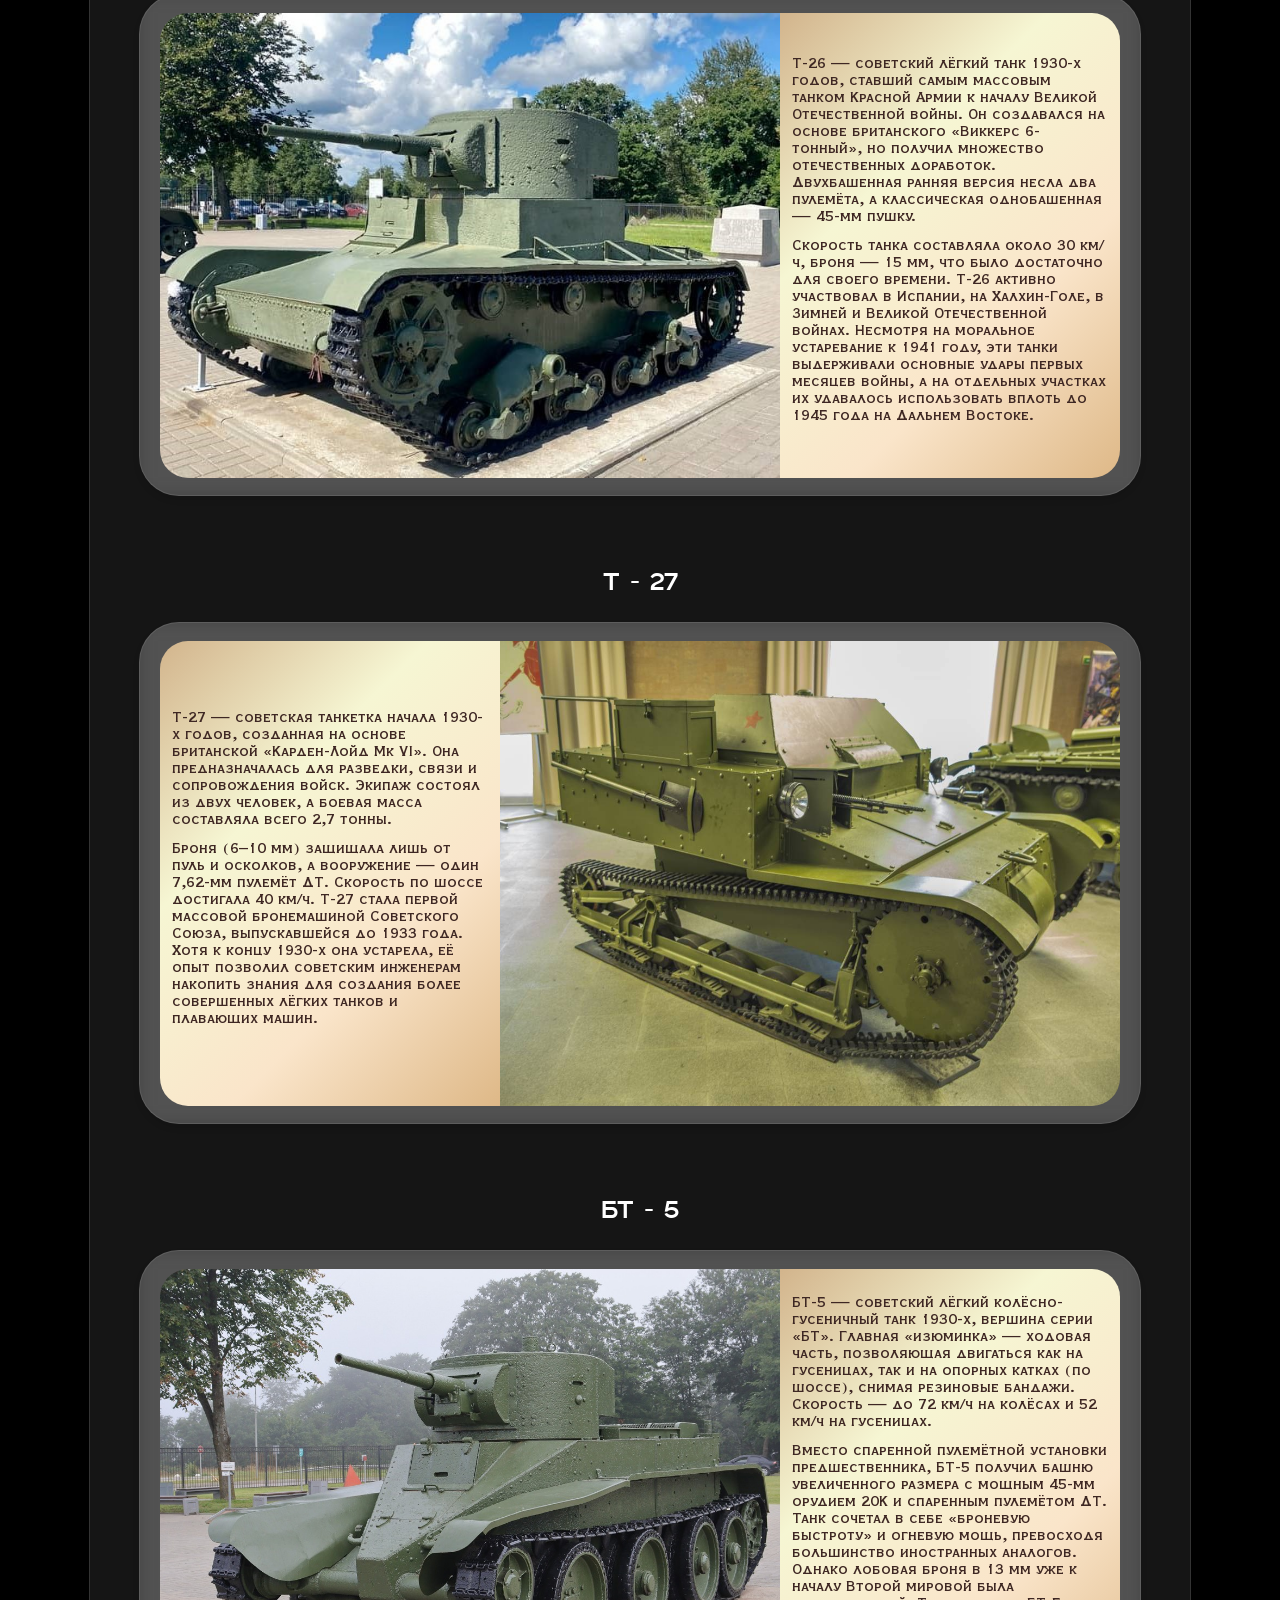
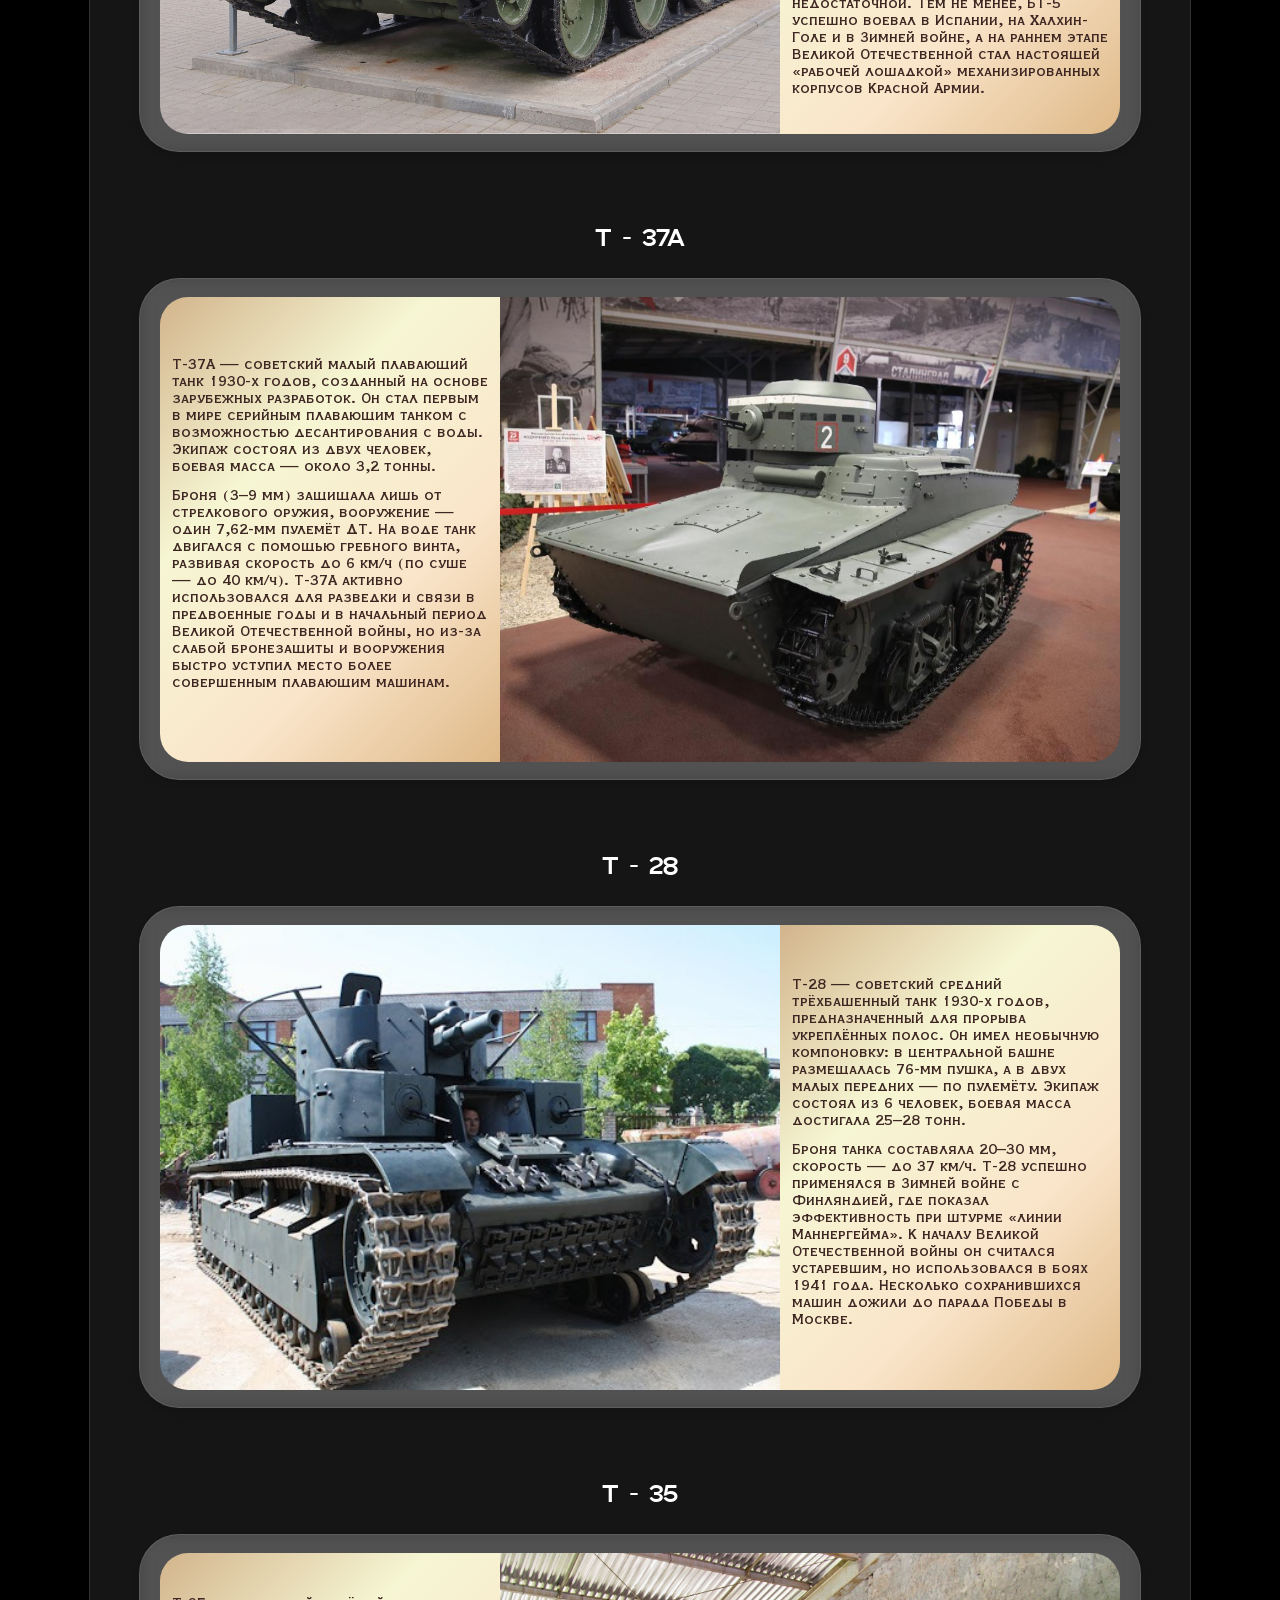
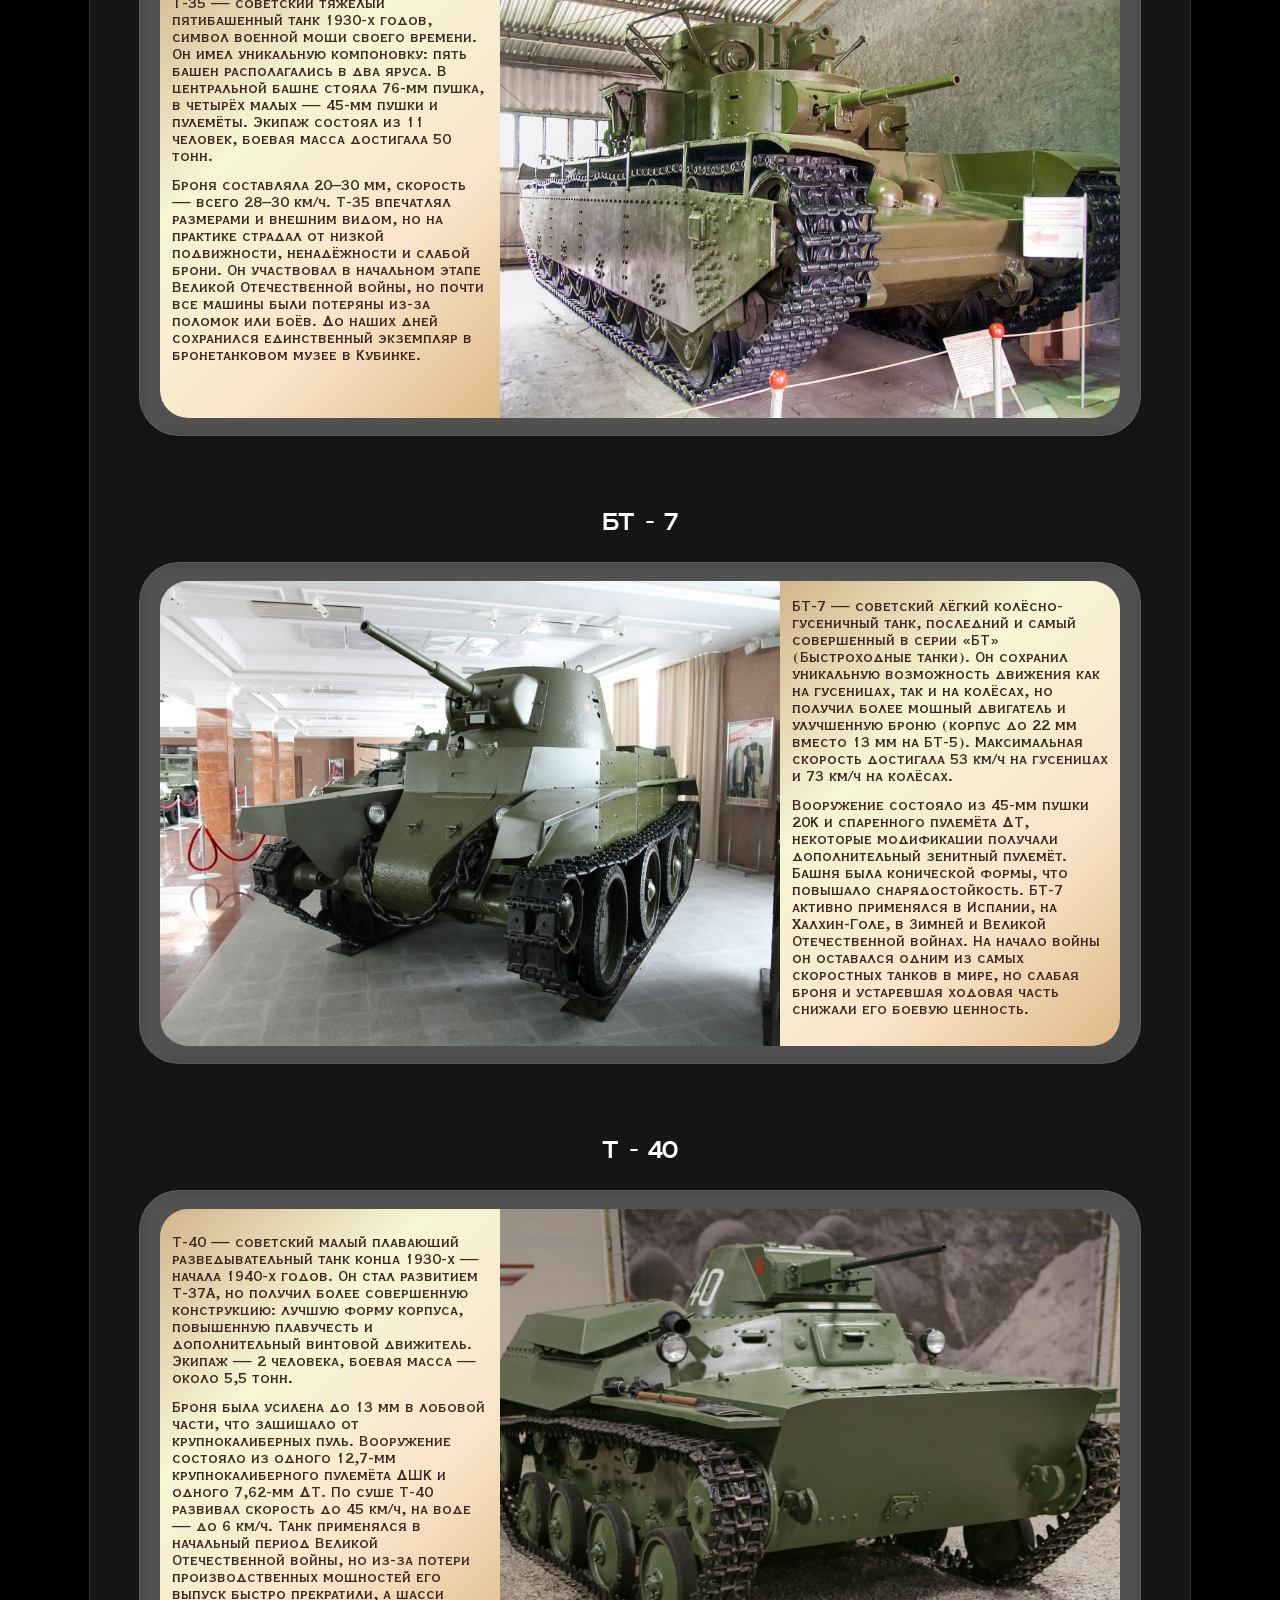
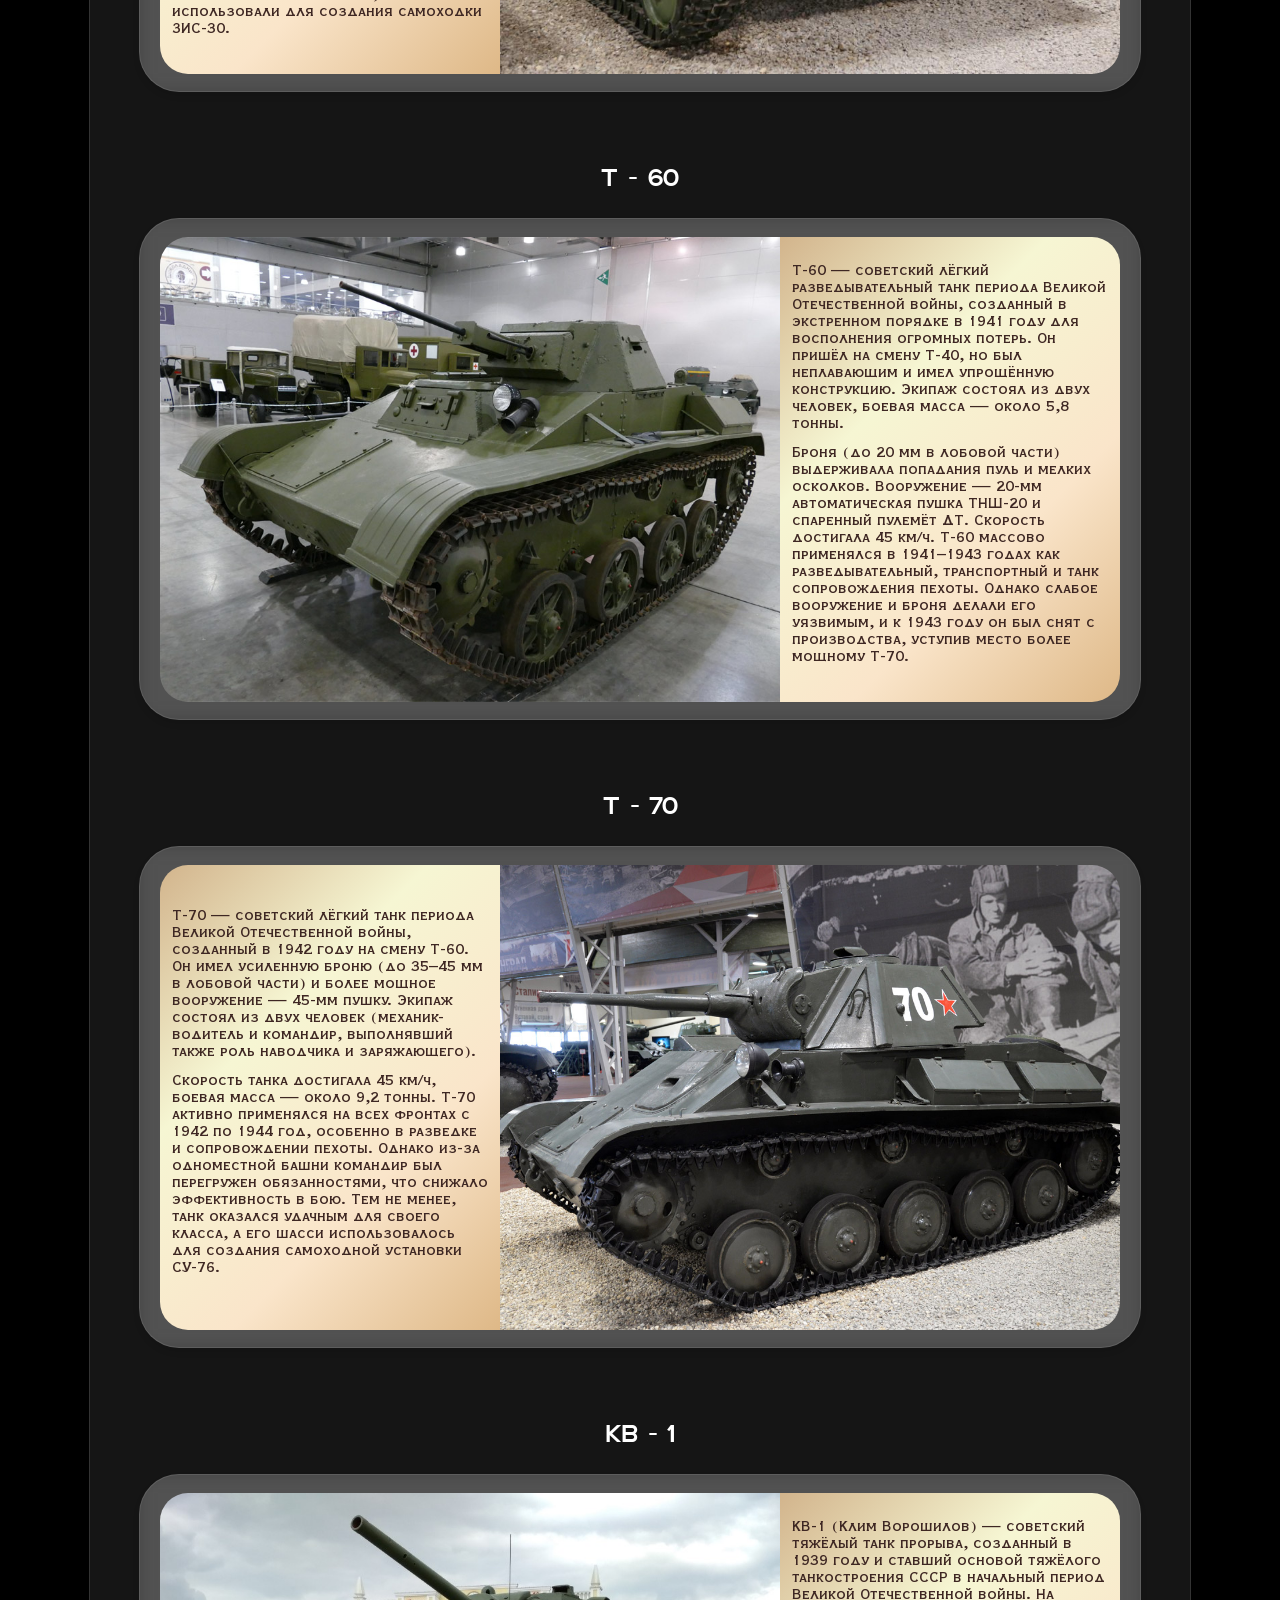
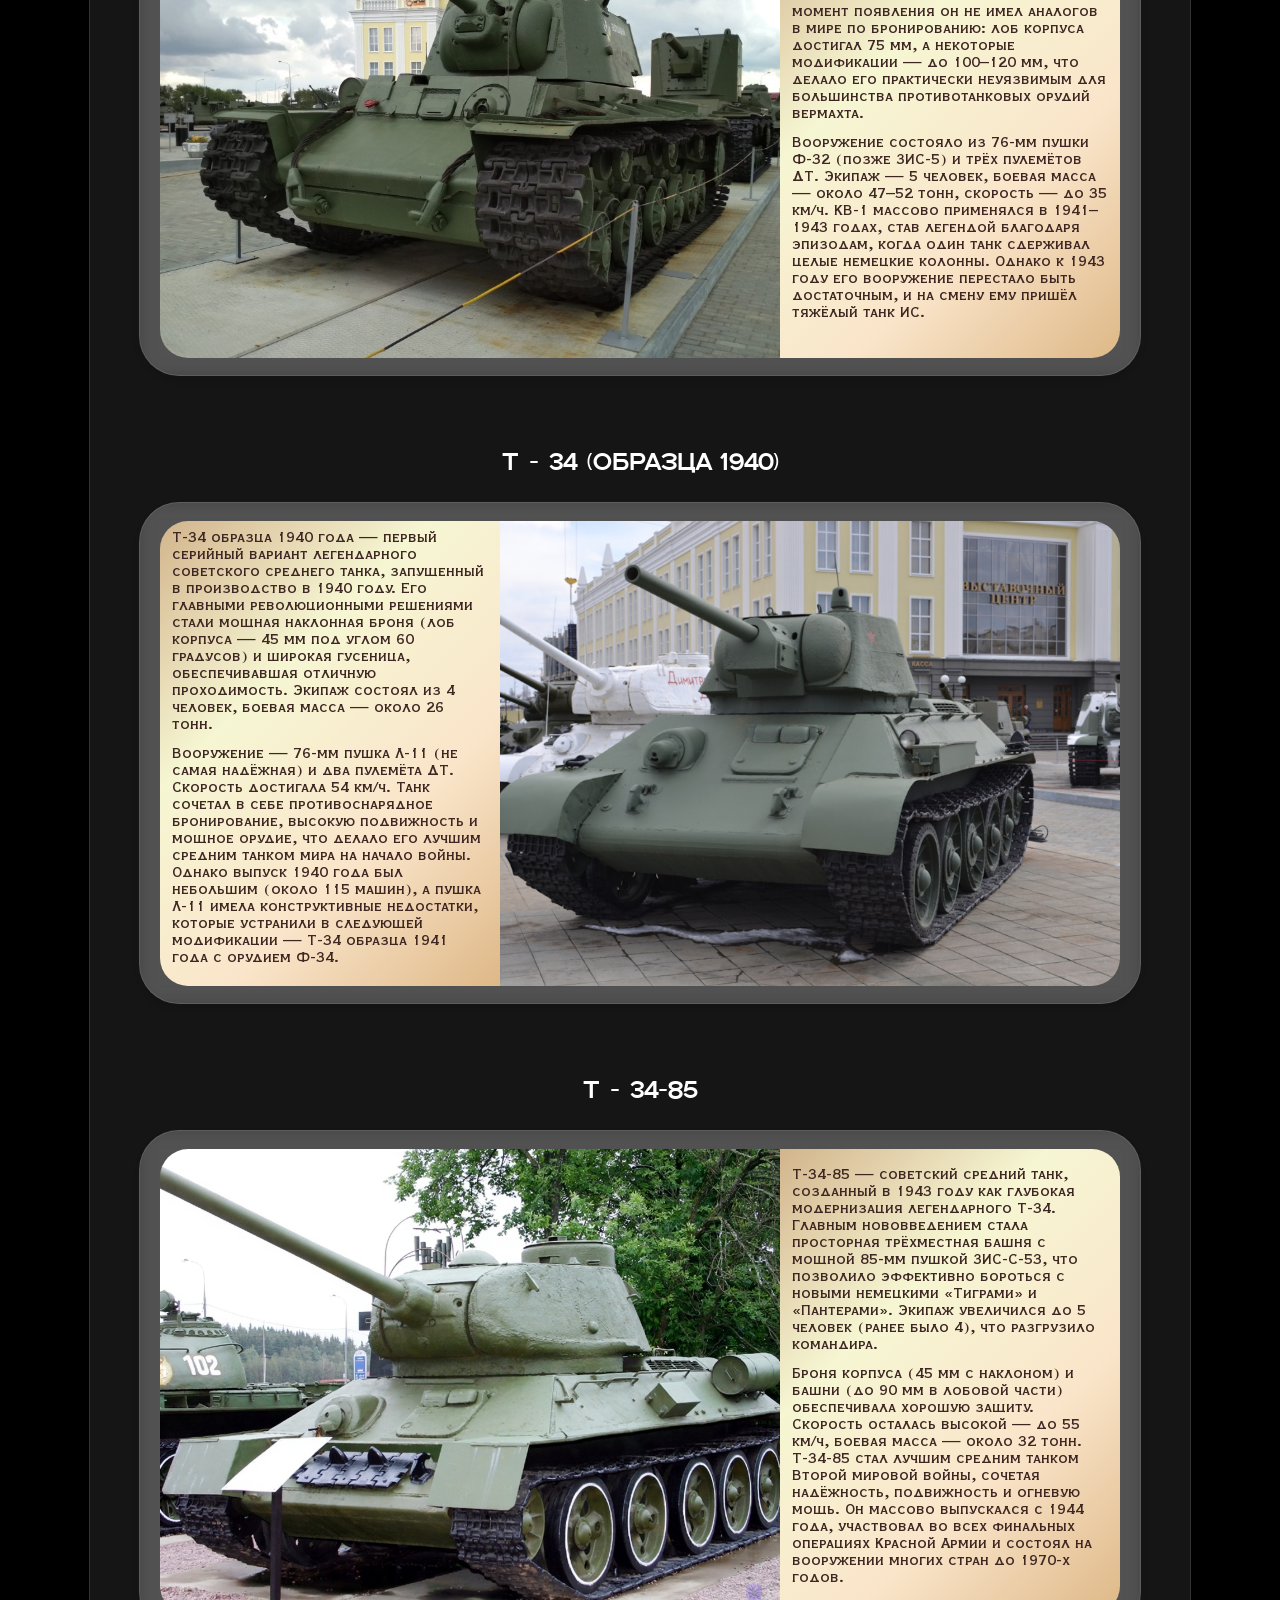
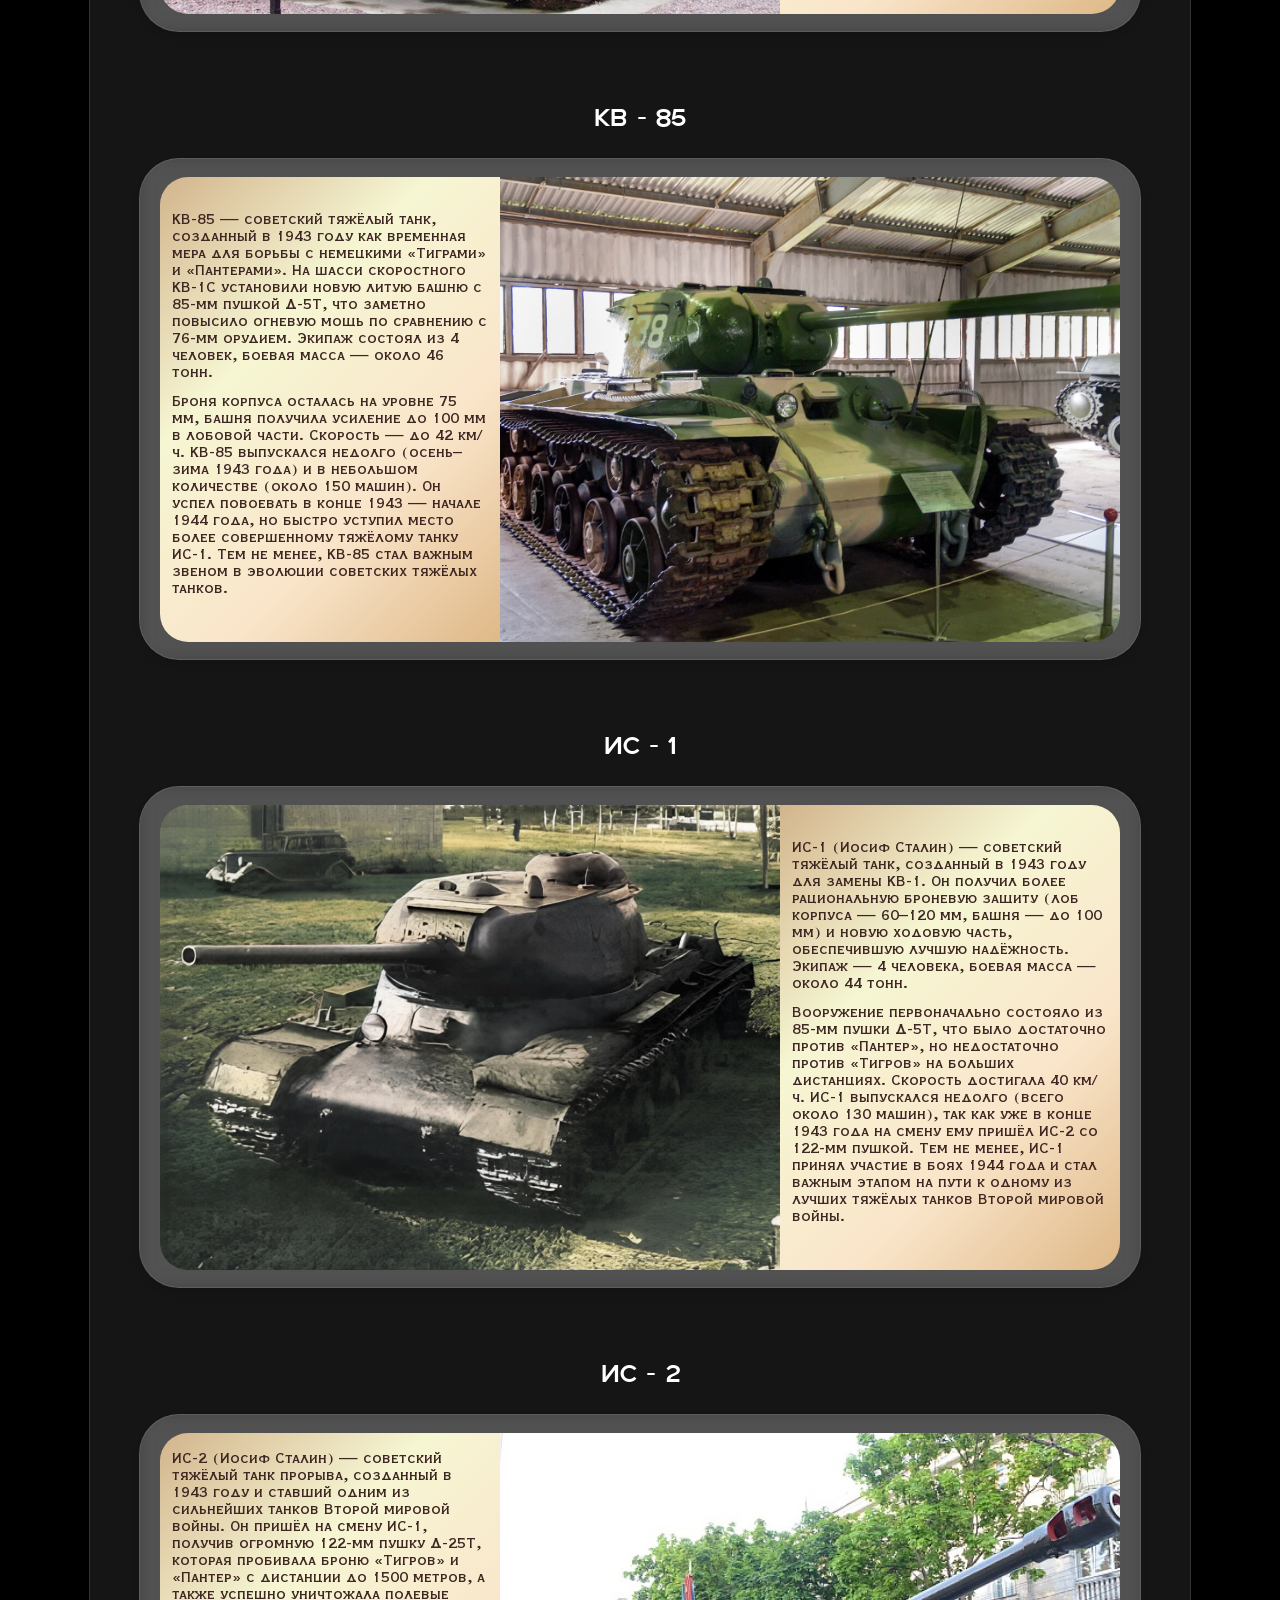
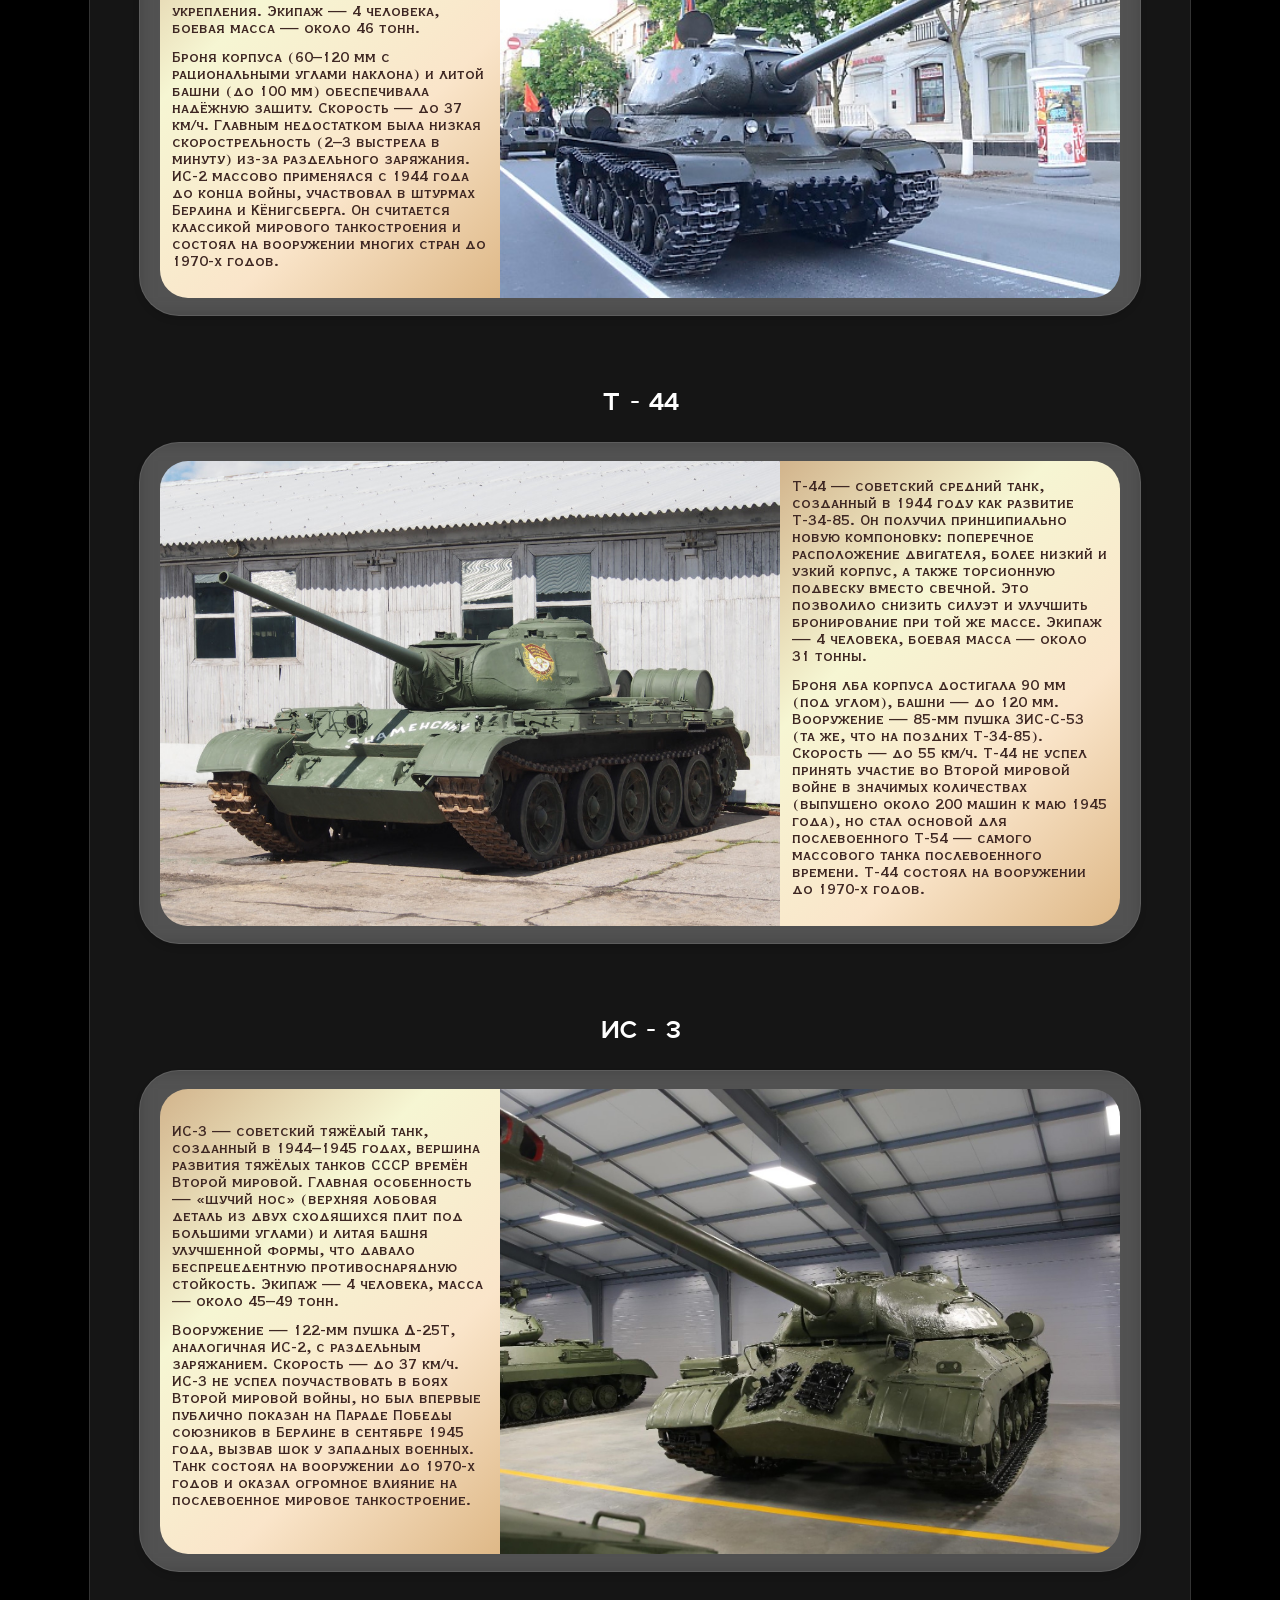
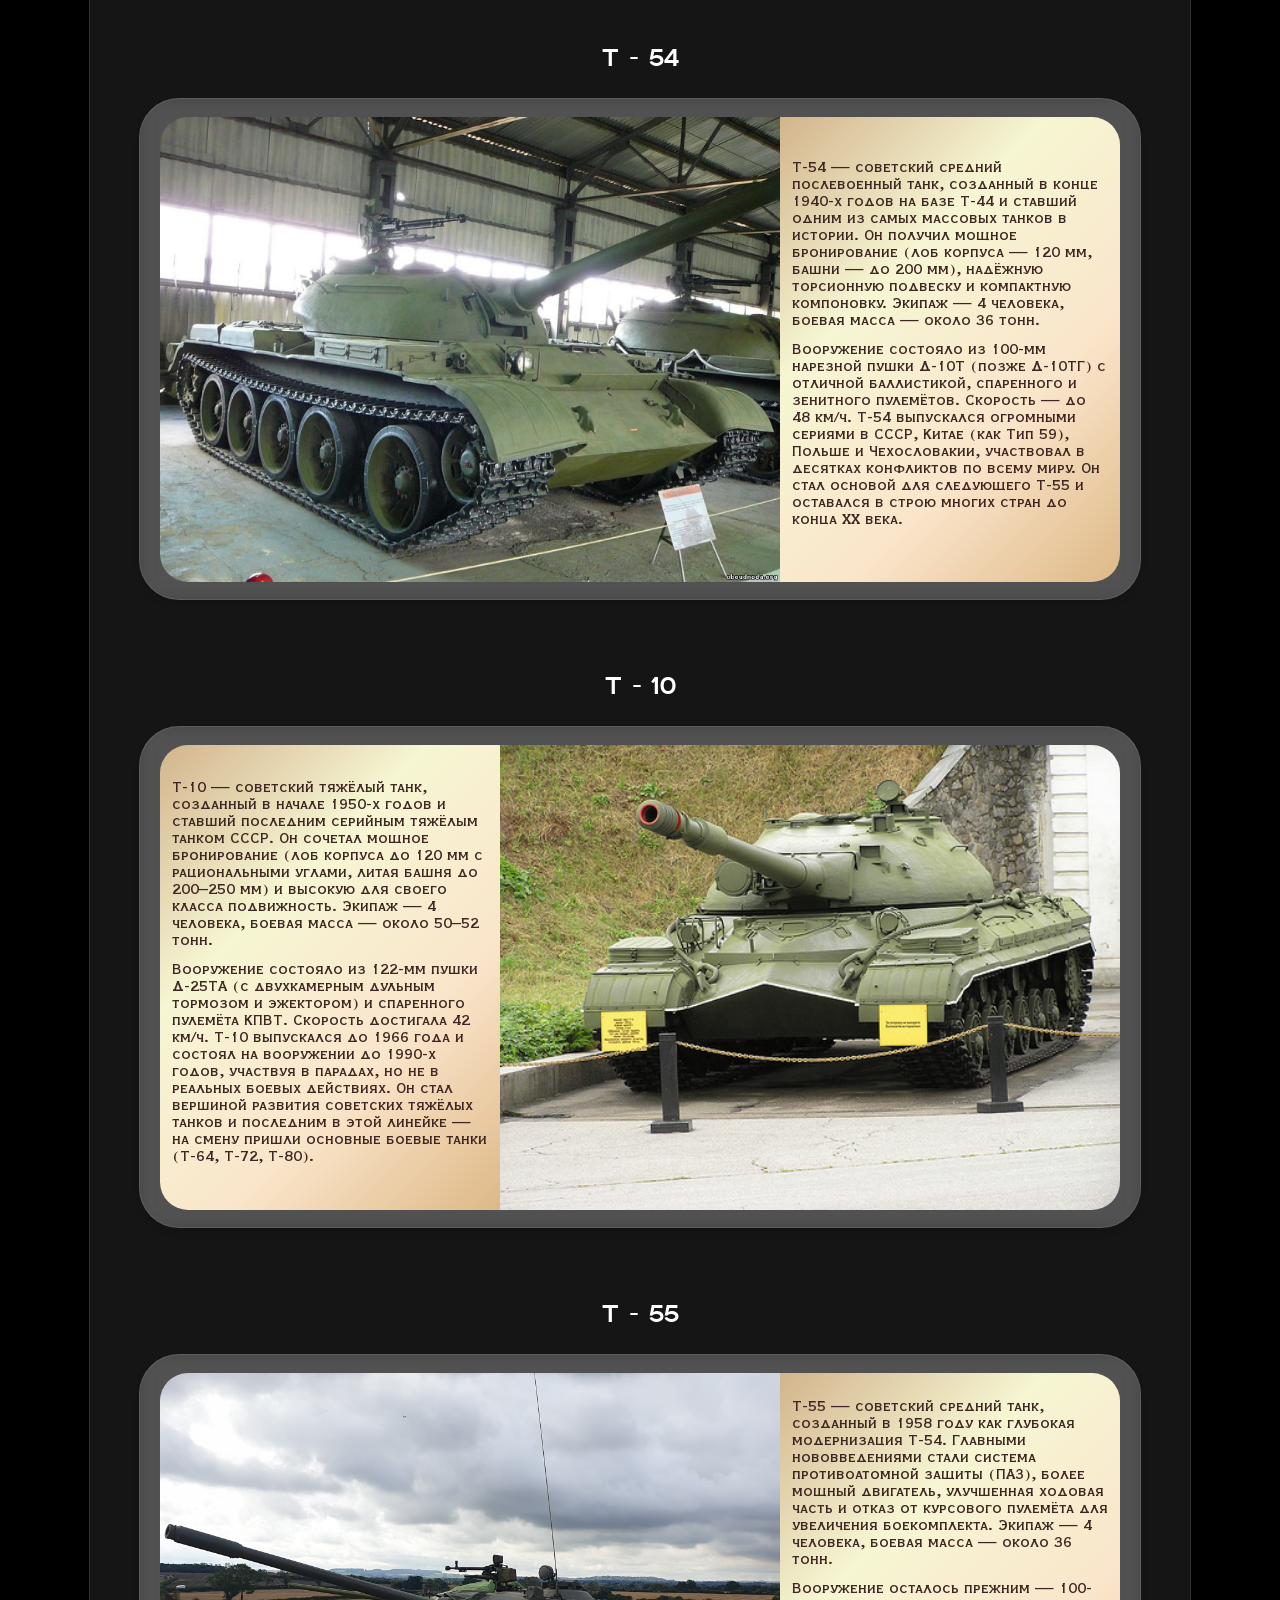
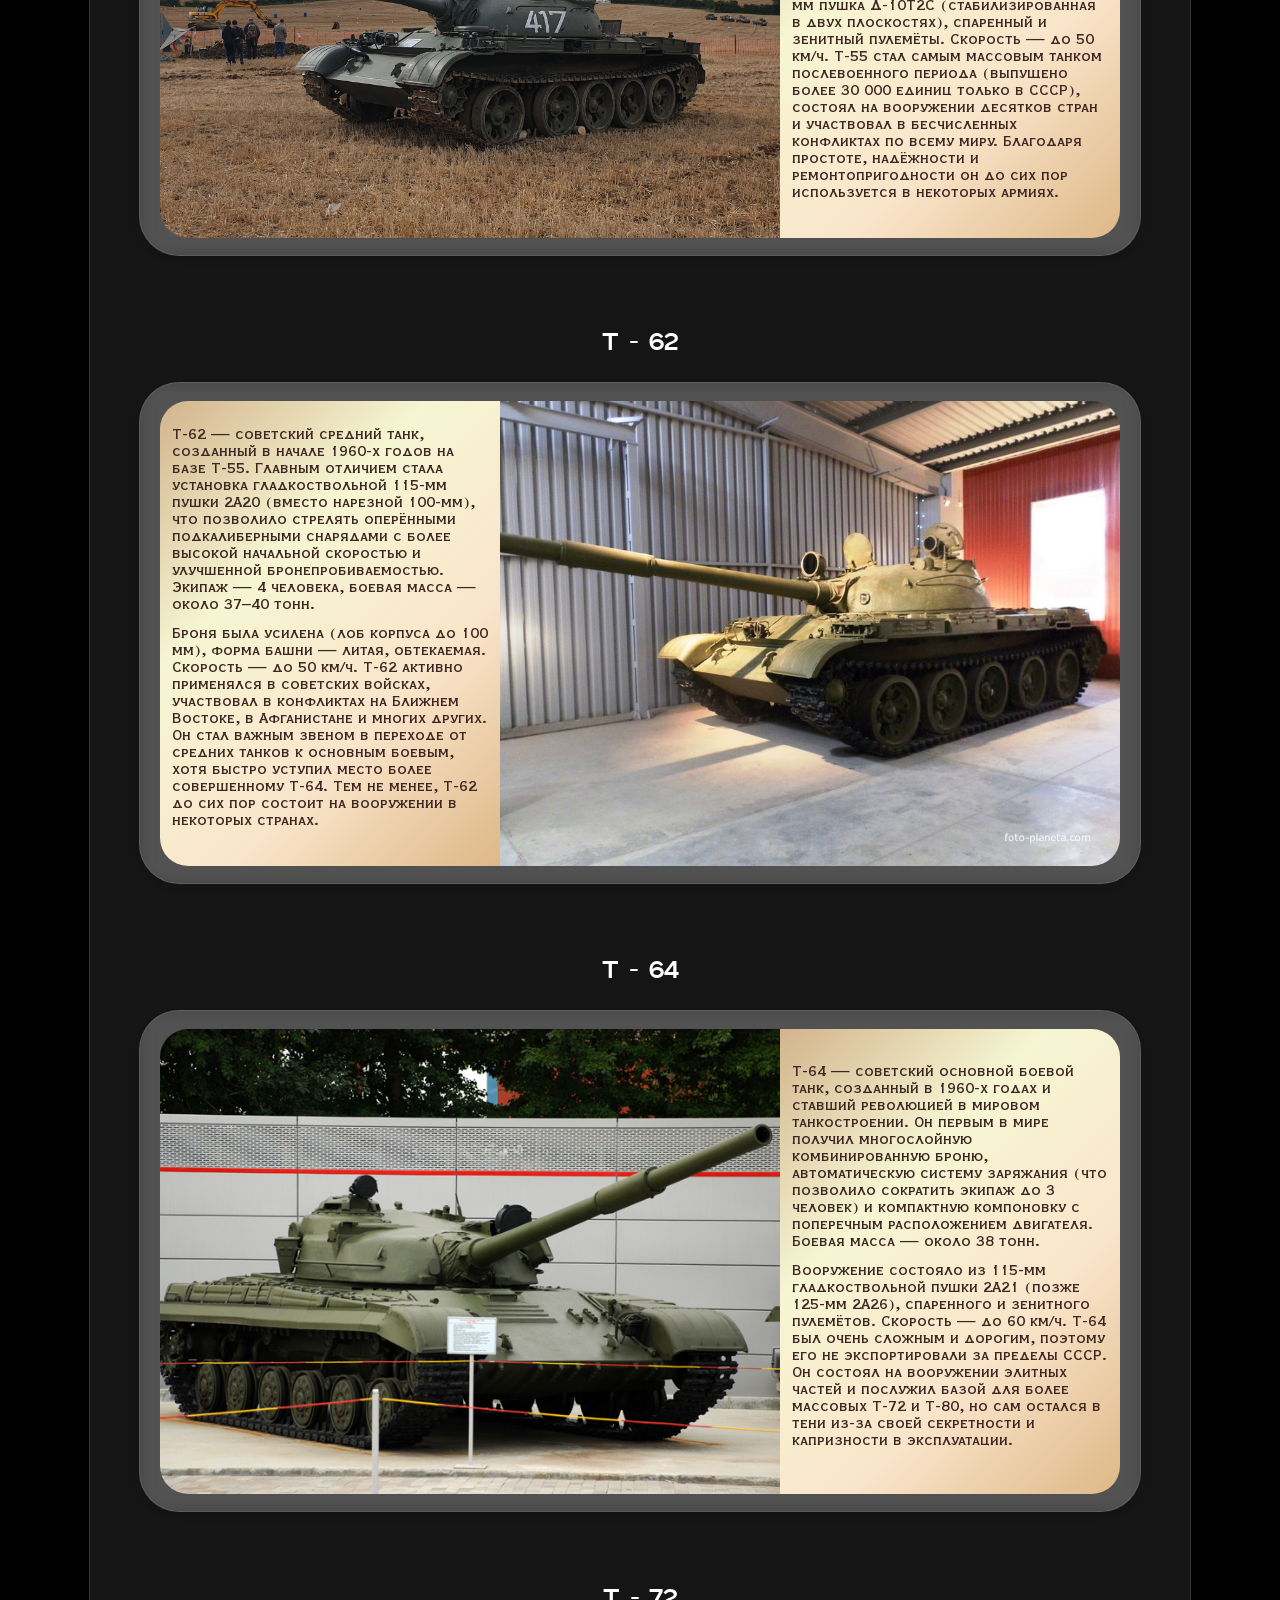
<file: index3.html>
<!DOCTYPE html>
<html lang="en">

<head>
    <meta charset="UTF-8">
    <meta name="viewport" content="width=device-width, initial-scale=1.0">
    <title>Document</title>
    <link rel="stylesheet" href="./style.css">
</head>

<body>
     <header class="head1">
        <a class="a1" href="./index.html">
            <img class="img" src="./звезда.png">
            <div class="logo">
                Конструкоторское <br>бюро
            </div>
        </a>
        <a class="window" href="./index3.html">
            Военная техника
        </a>
        <a class="window" href="./index4.html">
            Конструкторы
        </a>

        <a class="window" href="./index2.html">
            Справочник
        </a>
        <a class="reg-style" href="./index5.html">
            <img class="reg" src="./метка.png">
        </a>
    </header>

    <header class="head2">
        <a class="a1" href="./index.html">
            <img class="img" src="./звезда.png">
            <div class="logo">
                Конструкоторское <br>бюро
            </div>
        </a>
        <button id="burmalnet" class="burger">
            <img class="reg2" src="./бургер.png">
        </button>

        <div id="burmalda" class="burger-menu">
            <a class="window2" href="./index3.html">
                Военная техника
            </a>
            <a class="window2" href="./index4.html">
                Конструкторы
            </a>

            <a class="window2" href="./index2.html">
                Справочник
            </a>
            <a class="window2" href="./index5.html">
                Билеты
            </a>
            
        </div>

    </header>


<video class="video" id="myVideo" autoplay muted loop playsinline src="./Spark - 15120.mp4">
    </video>
    
    <div class="main1">
        <p class="p-id" id="reno-russkiy"></p>
        <p class="history">Военная техника</p>

        <p class="history-name1">рено - русский</p>
        <div class="description-left">
            <img class="description-left-img" src="./рено-русский-карта.jpg">
            <div class="description-text-left">
                <p class="description-text-inner">
                    «Рено Русский» — первый танк, состоявший на вооружении Красной Армии. Это были трофейные или
                    сдавшиеся французские танки «Рено FT-17», захваченные в годы Гражданской войны. Они использовались с
                    1919 года практически без изменений, лишь с незначительными доработками.
                </p>
                <p class="description-text-inner">
                    Танк имел классическую компоновку с вращающейся башней, экипаж 2 человека, броню 6–16 мм и скорость
                    до 7–8 км/ч. Вооружался либо 37-мм пушкой, либо пулемётом «Гочкис». «Рено Русский» активно
                    применялся в боях с белогвардейцами и интервентами, а также в Советско-польской войне. Эти машины
                    оставались в строю до конца 1930-х годов и стали базой для подготовки первых советских танкистов и
                    инженеров.
                </p>
                <p class="p-id" id="ms-1"></p>
            </div>
        </div>

        
        <p class="history-name">мс - 1</p>
        <div class="description">
            <div class="description-text-right">
                <p class="description-text-inner">
                    МС-1 («Малый сопровождения», первый) — первый советский серийный танк,
                    принятый на вооружение в 1927 году. Он создавался на основе французского FT-17, но получил ряд
                    усовершенствований: более мощный двигатель, улучшенную ходовую часть и увеличенную скорость (до 16
                    км/ч).
                </p>
                <p class="description-text-inner">
                    Танк имел классическую компоновку с вращающейся башней и вооружался
                    37-мм пушкой или пулемётом. Броня (8–16 мм) надёжно защищала от пуль и осколков. МС-1 стал основой
                    для развития советского танкостроения, участвовал в конфликте на КВЖД (1929 год) и оставался в строю
                    до начала Великой Отечественной войны, где использовался как неподвижные огневые точки.
                </p>
                <p class="p-id" id="t-26"></p>
            </div>
            <img class="description-right-img" src="./мс-1-карта.jpg">
        </div>

        
        <p class="history-name">т - 26</p>
        <div class="description-left">
            <img class="description-left-img" src="./т-26-карта.jpg">
            <div class="description-text-left">
                <p class="description-text-inner">
                    Т-26 — советский лёгкий танк 1930-х годов, ставший самым массовым танком Красной Армии к началу
                    Великой Отечественной войны. Он создавался на основе британского «Виккерс 6-тонный», но получил
                    множество отечественных доработок. Двухбашенная ранняя версия несла два пулемёта, а классическая
                    однобашенная — 45-мм пушку.
                </p>
                <p class="description-text-inner">
                    Скорость танка составляла около 30 км/ч, броня — 15 мм, что было достаточно для своего времени. Т-26
                    активно участвовал в Испании, на Халхин-Голе, в Зимней и Великой Отечественной войнах. Несмотря на
                    моральное устаревание к 1941 году, эти танки выдерживали основные удары первых месяцев войны, а на
                    отдельных участках их удавалось использовать вплоть до 1945 года на Дальнем Востоке.
                </p>
                <p class="p-id" id="t-27"></p>
            </div>
        </div>

        
        <p class="history-name">т - 27</p>
        <div class="description">
            <div class="description-text-right">
                <p class="description-text-inner">
                    Т-27 — советская танкетка начала 1930-х годов, созданная на основе британской «Карден-Лойд Mk VI».
                    Она предназначалась для разведки, связи и сопровождения войск. Экипаж состоял из двух человек, а
                    боевая масса составляла всего 2,7 тонны.
                </p>
                <p class="description-text-inner">
                    Броня (6–10 мм) защищала лишь от пуль и осколков, а вооружение — один 7,62-мм пулемёт ДТ. Скорость
                    по шоссе достигала 40 км/ч. Т-27 стала первой массовой бронемашиной Советского Союза, выпускавшейся
                    до 1933 года. Хотя к концу 1930-х она устарела, её опыт позволил советским инженерам накопить знания
                    для создания более совершенных лёгких танков и плавающих машин.
                </p>
                <p class="p-id" id="bt-5"></p>
            </div>
            <img class="description-right-img" src="./т-27-карта.jpg">
        </div>

        
        <p class="history-name">бт - 5</p>
        <div class="description-left">
            <img class="description-left-img" src="./бт-5-карта.jpeg">
            <div class="description-text-left">
                <p class="description-text-inner">
                    БТ-5 — советский лёгкий колёсно-гусеничный танк 1930-х, вершина серии «БТ». Главная «изюминка» —
                    ходовая часть, позволяющая двигаться как на гусеницах, так и на опорных катках (по шоссе), снимая
                    резиновые бандажи. Скорость — до 72 км/ч на колёсах и 52 км/ч на гусеницах.
                </p>
                <p class="description-text-inner">
                    Вместо спаренной пулемётной установки предшественника, БТ-5 получил башню увеличенного размера с
                    мощным 45-мм орудием 20К и спаренным пулемётом ДТ. Танк сочетал в себе «броневую быстроту» и огневую
                    мощь, превосходя большинство иностранных аналогов. Однако лобовая броня в 13 мм уже к началу Второй
                    мировой была недостаточной. Тем не менее, БТ-5 успешно воевал в Испании, на Халхин-Голе и в Зимней
                    войне, а на раннем этапе Великой Отечественной стал настоящей «рабочей лошадкой» механизированных
                    корпусов Красной Армии.
                </p>
                <p class="p-id" id="t-37a"></p>
            </div>
        </div>

        
        <p class="history-name">т - 37а</p>
        <div class="description">
            <div class="description-text-right">
                <p class="description-text-inner">
                    Т-37А — советский малый плавающий танк 1930-х годов, созданный на основе зарубежных разработок. Он
                    стал первым в мире серийным плавающим танком с возможностью десантирования с воды. Экипаж состоял из
                    двух человек, боевая масса — около 3,2 тонны.
                </p>
                <p class="description-text-inner">
                    Броня (3–9 мм) защищала лишь от стрелкового оружия, вооружение — один 7,62-мм пулемёт ДТ. На воде
                    танк двигался с помощью гребного винта, развивая скорость до 6 км/ч (по суше — до 40 км/ч). Т-37А
                    активно использовался для разведки и связи в предвоенные годы и в начальный период Великой
                    Отечественной войны, но из-за слабой бронезащиты и вооружения быстро уступил место более совершенным
                    плавающим машинам.
                </p>
                <p class="p-id" id="t-28"></p>
            </div>
            <img class="description-right-img" src="./т-37а-карта.jpg">
        </div>

        
        <p class="history-name">т - 28</p>
        <div class="description-left">
            <img class="description-left-img" src="./т-28-карта.jpeg">
            <div class="description-text-left">
                <p class="description-text-inner">
                    Т-28 — советский средний трёхбашенный танк 1930-х годов, предназначенный для прорыва укреплённых
                    полос. Он имел необычную компоновку: в центральной башне размещалась 76-мм пушка, а в двух малых
                    передних — по пулемёту. Экипаж состоял из 6 человек, боевая масса достигала 25–28 тонн.
                </p>
                <p class="description-text-inner">
                    Броня танка составляла 20–30 мм, скорость — до 37 км/ч. Т-28 успешно применялся в Зимней войне с
                    Финляндией, где показал эффективность при штурме «линии Маннергейма». К началу Великой Отечественной
                    войны он считался устаревшим, но использовался в боях 1941 года. Несколько сохранившихся машин
                    дожили до парада Победы в Москве.
                </p>
                <p class="p-id" id="t-35"></p>
            </div>
        </div>

        
        <p class="history-name">т - 35</p>
        <div class="description">
            <div class="description-text-right">
                <p class="description-text-inner">
                    Т-35 — советский тяжёлый пятибашенный танк 1930-х годов, символ военной мощи своего времени. Он имел
                    уникальную компоновку: пять башен располагались в два яруса. В центральной башне стояла 76-мм пушка,
                    в четырёх малых — 45-мм пушки и пулемёты. Экипаж состоял из 11 человек, боевая масса достигала 50
                    тонн.
                </p>
                <p class="description-text-inner">
                    Броня составляла 20–30 мм, скорость — всего 28–30 км/ч. Т-35 впечатлял размерами и внешним видом, но
                    на практике страдал от низкой подвижности, ненадёжности и слабой брони. Он участвовал в начальном
                    этапе Великой Отечественной войны, но почти все машины были потеряны из-за поломок или боёв. До
                    наших дней сохранился единственный экземпляр в бронетанковом музее в Кубинке.
                </p>
                <p class="p-id" id="bt-7"></p>
            </div>
            <img class="description-right-img" src="./т-35-карта.jpg">
        </div>

        
        <p class="history-name">бт - 7</p>
        <div class="description-left">
            <img class="description-left-img" src="./бт-7-карта.jpg">
            <div class="description-text-left">
                <p class="description-text-inner">
                    БТ-7 — советский лёгкий колёсно-гусеничный танк, последний и самый совершенный в серии «БТ»
                    (Быстроходные танки). Он сохранил уникальную возможность движения как на гусеницах, так и на
                    колёсах, но получил более мощный двигатель и улучшенную броню (корпус до 22 мм вместо 13 мм на
                    БТ-5). Максимальная скорость достигала 53 км/ч на гусеницах и 73 км/ч на колёсах.
                </p>
                <p class="description-text-inner">
                    Вооружение состояло из 45-мм пушки 20К и спаренного пулемёта ДТ, некоторые модификации получали
                    дополнительный зенитный пулемёт. Башня была конической формы, что повышало снарядостойкость. БТ-7
                    активно применялся в Испании, на Халхин-Голе, в Зимней и Великой Отечественной войнах. На начало
                    войны он оставался одним из самых скоростных танков в мире, но слабая броня и устаревшая ходовая
                    часть снижали его боевую ценность.
                </p>
                <p class="p-id" id="t-40"></p>
            </div>
        </div>

        
        <p class="history-name">т - 40</p>
        <div class="description">
            <div class="description-text-right">
                <p class="description-text-inner">
                    Т-40 — советский малый плавающий разведывательный танк конца 1930-х — начала 1940-х годов. Он стал
                    развитием Т-37А, но получил более совершенную конструкцию: лучшую форму корпуса, повышенную
                    плавучесть и дополнительный винтовой движитель. Экипаж — 2 человека, боевая масса — около 5,5 тонн.
                </p>
                <p class="description-text-inner">
                    Броня была усилена до 13 мм в лобовой части, что защищало от крупнокалиберных пуль. Вооружение
                    состояло из одного 12,7-мм крупнокалиберного пулемёта ДШК и одного 7,62-мм ДТ. По суше Т-40 развивал
                    скорость до 45 км/ч, на воде — до 6 км/ч. Танк применялся в начальный период Великой Отечественной
                    войны, но из-за потери производственных мощностей его выпуск быстро прекратили, а шасси использовали
                    для создания самоходки ЗИС-30.
                </p>
                <p class="p-id" id="t-60"></p>
            </div>
            <img class="description-right-img" src="./т-40-карта.jpg">
        </div>

        
        <p class="history-name">т - 60</p>
        <div class="description-left">
            <img class="description-left-img" src="./т-60-карта.jpg">
            <div class="description-text-left">
                <p class="description-text-inner">
                    Т-60 — советский лёгкий разведывательный танк периода Великой Отечественной войны, созданный в
                    экстренном порядке в 1941 году для восполнения огромных потерь. Он пришёл на смену Т-40, но был
                    неплавающим и имел упрощённую конструкцию. Экипаж состоял из двух человек, боевая масса — около 5,8
                    тонны.
                </p>
                <p class="description-text-inner">
                    Броня (до 20 мм в лобовой части) выдерживала попадания пуль и мелких осколков. Вооружение — 20-мм
                    автоматическая пушка ТНШ-20 и спаренный пулемёт ДТ. Скорость достигала 45 км/ч. Т-60 массово
                    применялся в 1941–1943 годах как разведывательный, транспортный и танк сопровождения пехоты. Однако
                    слабое вооружение и броня делали его уязвимым, и к 1943 году он был снят с производства, уступив
                    место более мощному Т-70.
                </p>
                <p class="p-id" id="t-70"></p>
            </div>
        </div>

        
        <p class="history-name">т - 70</p>
        <div class="description">
            <div class="description-text-right">
                <p class="description-text-inner">
                    Т-70 — советский лёгкий танк периода Великой Отечественной войны, созданный в 1942 году на смену
                    Т-60. Он имел усиленную броню (до 35–45 мм в лобовой части) и более мощное вооружение — 45-мм пушку.
                    Экипаж состоял из двух человек (механик-водитель и командир, выполнявший также роль наводчика и
                    заряжающего).
                </p>
                <p class="description-text-inner">
                    Скорость танка достигала 45 км/ч, боевая масса — около 9,2 тонны. Т-70 активно применялся на всех
                    фронтах с 1942 по 1944 год, особенно в разведке и сопровождении пехоты. Однако из-за одноместной
                    башни командир был перегружен обязанностями, что снижало эффективность в бою. Тем не менее, танк
                    оказался удачным для своего класса, а его шасси использовалось для создания самоходной установки
                    СУ-76.
                </p>
                <p class="p-id" id="kv-1"></p>
            </div>
            <img class="description-right-img" src="./т-70-карта.png">
        </div>

        
        <p class="history-name">кв - 1</p>
        <div class="description-left">
            <img class="description-left-img" src="./кв-1-карта.jpg">
            <div class="description-text-left">
                <p class="description-text-inner">
                    КВ-1 (Клим Ворошилов) — советский тяжёлый танк прорыва, созданный в 1939 году и ставший основой
                    тяжёлого танкостроения СССР в начальный период Великой Отечественной войны. На момент появления он
                    не имел аналогов в мире по бронированию: лоб корпуса достигал 75 мм, а некоторые модификации — до
                    100–120 мм, что делало его практически неуязвимым для большинства противотанковых орудий вермахта.
                </p>
                <p class="description-text-inner">
                    Вооружение состояло из 76-мм пушки Ф-32 (позже ЗИС-5) и трёх пулемётов ДТ. Экипаж — 5 человек,
                    боевая масса — около 47–52 тонн, скорость — до 35 км/ч. КВ-1 массово применялся в 1941–1943 годах,
                    став легендой благодаря эпизодам, когда один танк сдерживал целые немецкие колонны. Однако к 1943
                    году его вооружение перестало быть достаточным, и на смену ему пришёл тяжёлый танк ИС.
                </p>
                <p class="p-id" id="t-34-40"></p>
            </div>
        </div>

        
        <p class="history-name">т - 34 (образца 1940)</p>
        <div class="description">
            <div class="description-text-right">
                <p class="description-text-inner">
                    Т-34 образца 1940 года — первый серийный вариант легендарного советского среднего танка, запущенный
                    в производство в 1940 году. Его главными революционными решениями стали мощная наклонная броня (лоб
                    корпуса — 45 мм под углом 60 градусов) и широкая гусеница, обеспечивавшая отличную проходимость.
                    Экипаж состоял из 4 человек, боевая масса — около 26 тонн.
                </p>
                <p class="description-text-inner">
                    Вооружение — 76-мм пушка Л-11 (не самая надёжная) и два пулемёта ДТ. Скорость достигала 54 км/ч.
                    Танк сочетал в себе противоснарядное бронирование, высокую подвижность и мощное орудие, что делало
                    его лучшим средним танком мира на начало войны. Однако выпуск 1940 года был небольшим (около 115
                    машин), а пушка Л-11 имела конструктивные недостатки, которые устранили в следующей модификации —
                    Т-34 образца 1941 года с орудием Ф-34.
                </p>
                <p class="p-id" id="t-34-85"></p>
            </div>
            <img class="description-right-img" src="./т-34-40-карта.jpg">
        </div>

        
        <p class="history-name">т - 34-85</p>
        <div class="description-left">
            <img class="description-left-img" src="./т-34-85-карта.jpg">
            <div class="description-text-left">
                <p class="description-text-inner">
                    Т-34-85 — советский средний танк, созданный в 1943 году как глубокая модернизация легендарного Т-34.
                    Главным нововведением стала просторная трёхместная башня с мощной 85-мм пушкой ЗИС-С-53, что
                    позволило эффективно бороться с новыми немецкими «Тиграми» и «Пантерами». Экипаж увеличился до 5
                    человек (ранее было 4), что разгрузило командира.
                </p>
                <p class="description-text-inner">
                    Броня корпуса (45 мм с наклоном) и башни (до 90 мм в лобовой части) обеспечивала хорошую защиту.
                    Скорость осталась высокой — до 55 км/ч, боевая масса — около 32 тонн. Т-34-85 стал лучшим средним
                    танком Второй мировой войны, сочетая надёжность, подвижность и огневую мощь. Он массово выпускался с
                    1944 года, участвовал во всех финальных операциях Красной Армии и состоял на вооружении многих стран
                    до 1970-х годов.
                </p>
                <p class="p-id" id="kv-85"></p>
            </div>
        </div>

        
        <p class="history-name">кв - 85</p>
        <div class="description">
            <div class="description-text-right">
                <p class="description-text-inner">
                    КВ-85 — советский тяжёлый танк, созданный в 1943 году как временная мера для борьбы с немецкими
                    «Тиграми» и «Пантерами». На шасси скоростного КВ-1С установили новую литую башню с 85-мм пушкой
                    Д-5Т, что заметно повысило огневую мощь по сравнению с 76-мм орудием. Экипаж состоял из 4 человек,
                    боевая масса — около 46 тонн.
                </p>
                <p class="description-text-inner">
                    Броня корпуса осталась на уровне 75 мм, башня получила усиление до 100 мм в лобовой части. Скорость
                    — до 42 км/ч. КВ-85 выпускался недолго (осень–зима 1943 года) и в небольшом количестве (около 150
                    машин). Он успел повоевать в конце 1943 — начале 1944 года, но быстро уступил место более
                    совершенному тяжёлому танку ИС-1. Тем не менее, КВ-85 стал важным звеном в эволюции советских
                    тяжёлых танков.
                </p>
                <p class="p-id" id="is-1"></p>
            </div>
            <img class="description-right-img" src="./кв-85-карта.jpg">
        </div>

        
        <p class="history-name">ис - 1</p>
        <div class="description-left">
            <img class="description-left-img" src="./ис-1-карта.png">
            <div class="description-text-left">
                <p class="description-text-inner">
                    ИС-1 (Иосиф Сталин) — советский тяжёлый танк, созданный в 1943 году для замены КВ-1. Он получил
                    более рациональную броневую защиту (лоб корпуса — 60–120 мм, башня — до 100 мм) и новую ходовую
                    часть, обеспечившую лучшую надёжность. Экипаж — 4 человека, боевая масса — около 44 тонн.
                </p>
                <p class="description-text-inner">
                    Вооружение первоначально состояло из 85-мм пушки Д-5Т, что было достаточно против «Пантер», но
                    недостаточно против «Тигров» на больших дистанциях. Скорость достигала 40 км/ч. ИС-1 выпускался
                    недолго (всего около 130 машин), так как уже в конце 1943 года на смену ему пришёл ИС-2 со 122-мм
                    пушкой. Тем не менее, ИС-1 принял участие в боях 1944 года и стал важным этапом на пути к одному из
                    лучших тяжёлых танков Второй мировой войны.
                </p>
                <p class="p-id" id="is-2"></p>
            </div>
        </div>

        
        <p class="history-name">ис - 2</p>
        <div class="description">
            <div class="description-text-right">
                <p class="description-text-inner">
                    ИС-2 (Иосиф Сталин) — советский тяжёлый танк прорыва, созданный в 1943 году и ставший одним из
                    сильнейших танков Второй мировой войны. Он пришёл на смену ИС-1, получив огромную 122-мм пушку
                    Д-25Т, которая пробивала броню «Тигров» и «Пантер» с дистанции до 1500 метров, а также успешно
                    уничтожала полевые укрепления. Экипаж — 4 человека, боевая масса — около 46 тонн.
                </p>
                <p class="description-text-inner">
                    Броня корпуса (60–120 мм с рациональными углами наклона) и литой башни (до 100 мм) обеспечивала
                    надёжную защиту. Скорость — до 37 км/ч. Главным недостатком была низкая скорострельность (2–3
                    выстрела в минуту) из-за раздельного заряжания. ИС-2 массово применялся с 1944 года до конца войны,
                    участвовал в штурмах Берлина и Кёнигсберга. Он считается классикой мирового танкостроения и состоял
                    на вооружении многих стран до 1970-х годов.
                </p>
                <p class="p-id" id="t-44"></p>
            </div>
            <img class="description-right-img" src="./ис-2-карта.jpg">
        </div>

        
        <p class="history-name">т - 44</p>
        <div class="description-left">
            <img class="description-left-img" src="./т-44-карта.jpg">
            <div class="description-text-left">
                <p class="description-text-inner">
                    Т-44 — советский средний танк, созданный в 1944 году как развитие Т-34-85. Он получил принципиально
                    новую компоновку: поперечное расположение двигателя, более низкий и узкий корпус, а также торсионную
                    подвеску вместо свечной. Это позволило снизить силуэт и улучшить бронирование при той же массе.
                    Экипаж — 4 человека, боевая масса — около 31 тонны.
                </p>
                <p class="description-text-inner">
                    Броня лба корпуса достигала 90 мм (под углом), башни — до 120 мм. Вооружение — 85-мм пушка ЗИС-С-53
                    (та же, что на поздних Т-34-85). Скорость — до 55 км/ч. Т-44 не успел принять участие во Второй
                    мировой войне в значимых количествах (выпущено около 200 машин к маю 1945 года), но стал основой для
                    послевоенного Т-54 — самого массового танка послевоенного времени. Т-44 состоял на вооружении до
                    1970-х годов.
                </p>
                <p class="p-id" id="is-3"></p>
            </div>
        </div>

        
        <p class="history-name">ис - 3</p>
        <div class="description">
            <div class="description-text-right">
                <p class="description-text-inner">
                    ИС-3 — советский тяжёлый танк, созданный в 1944–1945 годах, вершина развития тяжёлых танков СССР
                    времён Второй мировой. Главная особенность — «щучий нос» (верхняя лобовая деталь из двух сходящихся
                    плит под большими углами) и литая башня улучшенной формы, что давало беспрецедентную
                    противоснарядную стойкость. Экипаж — 4 человека, масса — около 45–49 тонн.
                </p>
                <p class="description-text-inner">
                    Вооружение — 122-мм пушка Д-25Т, аналогичная ИС-2, с раздельным заряжанием. Скорость — до 37 км/ч.
                    ИС-3 не успел поучаствовать в боях Второй мировой войны, но был впервые публично показан на Параде
                    Победы союзников в Берлине в сентябре 1945 года, вызвав шок у западных военных. Танк состоял на
                    вооружении до 1970-х годов и оказал огромное влияние на послевоенное мировое танкостроение.
                </p>
                <p class="p-id" id="t-54"></p>
            </div>
            <img class="description-right-img" src="./ис-3-карта.jpg">
        </div>

        
        <p class="history-name">т - 54</p>
        <div class="description-left">
            <img class="description-left-img" src="./т-54-карта.jpg">
            <div class="description-text-left">
                <p class="description-text-inner">
                    Т-54 — советский средний послевоенный танк, созданный в конце 1940-х годов на базе Т-44 и ставший
                    одним из самых массовых танков в истории. Он получил мощное бронирование (лоб корпуса — 120 мм,
                    башни — до 200 мм), надёжную торсионную подвеску и компактную компоновку. Экипаж — 4 человека,
                    боевая масса — около 36 тонн.
                </p>
                <p class="description-text-inner">
                    Вооружение состояло из 100-мм нарезной пушки Д-10Т (позже Д-10ТГ) с отличной баллистикой, спаренного
                    и зенитного пулемётов. Скорость — до 48 км/ч. Т-54 выпускался огромными сериями в СССР, Китае (как
                    Тип 59), Польше и Чехословакии, участвовал в десятках конфликтов по всему миру. Он стал основой для
                    следующего Т-55 и оставался в строю многих стран до конца XX века.
                </p>
                <p class="p-id" id="t-10"></p>
            </div>
        </div>

        
        <p class="history-name">т - 10</p>
        <div class="description">
            <div class="description-text-right">
                <p class="description-text-inner">
                    Т-10 — советский тяжёлый танк, созданный в начале 1950-х годов и ставший последним серийным тяжёлым
                    танком СССР. Он сочетал мощное бронирование (лоб корпуса до 120 мм с рациональными углами, литая
                    башня до 200–250 мм) и высокую для своего класса подвижность. Экипаж — 4 человека, боевая масса —
                    около 50–52 тонн.
                </p>
                <p class="description-text-inner">
                    Вооружение состояло из 122-мм пушки Д-25ТА (с двухкамерным дульным тормозом и эжектором) и
                    спаренного пулемёта КПВТ. Скорость достигала 42 км/ч. Т-10 выпускался до 1966 года и состоял на
                    вооружении до 1990-х годов, участвуя в парадах, но не в реальных боевых действиях. Он стал вершиной
                    развития советских тяжёлых танков и последним в этой линейке — на смену пришли основные боевые танки
                    (Т-64, Т-72, Т-80).
                </p>
                <p class="p-id" id="t-55"></p>
            </div>
            <img class="description-right-img" src="./т-10-карта.jpg">
        </div>

        
        <p class="history-name">т - 55</p>
        <div class="description-left">
            <img class="description-left-img" src="./т-55-карта.jpg">
            <div class="description-text-left">
                <p class="description-text-inner">
                    Т-55 — советский средний танк, созданный в 1958 году как глубокая модернизация Т-54. Главными
                    нововведениями стали система противоатомной защиты (ПАЗ), более мощный двигатель, улучшенная ходовая
                    часть и отказ от курсового пулемёта для увеличения боекомплекта. Экипаж — 4 человека, боевая масса —
                    около 36 тонн.
                </p>
                <p class="description-text-inner">
                    Вооружение осталось прежним — 100-мм пушка Д-10Т2С (стабилизированная в двух плоскостях), спаренный
                    и зенитный пулемёты. Скорость — до 50 км/ч. Т-55 стал самым массовым танком послевоенного периода
                    (выпущено более 30 000 единиц только в СССР), состоял на вооружении десятков стран и участвовал в
                    бесчисленных конфликтах по всему миру. Благодаря простоте, надёжности и ремонтопригодности он до сих
                    пор используется в некоторых армиях.
                </p>
                <p class="p-id" id="t-62"></p>
            </div>
        </div>


        <p class="history-name">т - 62</p>
        <div class="description">
            <div class="description-text-right">
                <p class="description-text-inner">
                    Т-62 — советский средний танк, созданный в начале 1960-х годов на базе Т-55. Главным отличием стала
                    установка гладкоствольной 115-мм пушки 2А20 (вместо нарезной 100-мм), что позволило стрелять
                    оперёнными подкалиберными снарядами с более высокой начальной скоростью и улучшенной
                    бронепробиваемостью. Экипаж — 4 человека, боевая масса — около 37–40 тонн.
                </p>
                <p class="description-text-inner">
                    Броня была усилена (лоб корпуса до 100 мм), форма башни — литая, обтекаемая. Скорость — до 50 км/ч.
                    Т-62 активно применялся в советских войсках, участвовал в конфликтах на Ближнем Востоке, в
                    Афганистане и многих других. Он стал важным звеном в переходе от средних танков к основным боевым,
                    хотя быстро уступил место более совершенному Т-64. Тем не менее, Т-62 до сих пор состоит на
                    вооружении в некоторых странах.
                </p>
                <p class="p-id" id="t-64"></p>
            </div>
            <img class="description-right-img" src="./т-62-карта.jpg">
        </div>

        
        <p class="history-name">т - 64</p>
        <div class="description-left">
            <img class="description-left-img" src="./т-64-карта.jpg">
            <div class="description-text-left">
                <p class="description-text-inner">
                    Т-64 — советский основной боевой танк, созданный в 1960-х годах и ставший революцией в мировом
                    танкостроении. Он первым в мире получил многослойную комбинированную броню, автоматическую систему
                    заряжания (что позволило сократить экипаж до 3 человек) и компактную компоновку с поперечным
                    расположением двигателя. Боевая масса — около 38 тонн.
                </p>
                <p class="description-text-inner">
                    Вооружение состояло из 115-мм гладкоствольной пушки 2А21 (позже 125-мм 2А26), спаренного и зенитного
                    пулемётов. Скорость — до 60 км/ч. Т-64 был очень сложным и дорогим, поэтому его не экспортировали за
                    пределы СССР. Он состоял на вооружении элитных частей и послужил базой для более массовых Т-72 и
                    Т-80, но сам остался в тени из-за своей секретности и капризности в эксплуатации.
                </p>
                <p class="p-id" id="t-72"></p>
            </div>
        </div>

        
        <p class="history-name">т - 72</p>
        <div class="description">
            <div class="description-text-right">
                <p class="description-text-inner">
                    Т-72 — советский основной боевой танк, созданный в начале 1970-х годов как более массовая и дешёвая
                    альтернатива сложному Т-64. Он сочетал в себе мощное вооружение (125-мм гладкоствольную пушку 2А46 с
                    автоматом заряжания), комбинированную броню и высокую подвижность. Экипаж — 3 человека, боевая масса
                    — около 41–46 тонн в зависимости от модификации.
                </p>
                <p class="description-text-inner">
                    Скорость достигала 60 км/ч. Т-72 стал самым массовым танком второго поколения в мире (выпущено более
                    25 000 единиц), состоял и до сих пор состоит на вооружении десятков стран. Он участвовал в
                    многочисленных конфликтах, включая войны на Ближнем Востоке, в Югославии, Ираке и Украине. Благодаря
                    простоте, надёжности и огромному модернизационному потенциалу Т-72 остаётся одним из самых
                    распространённых танков в мире.
                </p>
                <p class="p-id" id="t-80"></p>
            </div>
            <img class="description-right-img" src="./т-72-карта.jpg">
        </div>

        
        <p class="history-name">т - 80</p>
        <div class="description-left">
            <img class="description-left-img" src="./т-80-карта.jpg">
            <div class="description-text-left">
                <p class="description-text-inner">
                    Т-80 — советский основной боевой танк, созданный в 1970-х годах и ставший первым в мире серийным
                    танком с газотурбинным двигателем. Это обеспечивало ему высокую удельную мощность, отличную динамику
                    разгона, лёгкий пуск в сильный мороз и низкий уровень шума. Экипаж — 3 человека, боевая масса —
                    около 42–46 тонн.
                </p>
                <p class="description-text-inner">
                    Вооружение — 125-мм гладкоствольная пушка 2А46 с автоматом заряжания, комбинированная броня,
                    возможна установка динамической защиты. Скорость — до 70 км/ч по шоссе. Т-80 поступил на вооружение
                    в элитные соединения, но оказался дорогим и требовательным в эксплуатации. На его базе созданы
                    модификации Т-80У, Т-80УД, а также украинский Т-84. Т-80 участвовал в Чеченских кампаниях и других
                    конфликтах, а в современной российской армии ограниченно используется наряду с модернизированными
                    Т-72 и Т-90.
                </p>
                <p class="p-id" id="t-80u"></p>
            </div>
        </div>

        
        <p class="history-name">т - 80у</p>
        <div class="description">
            <div class="description-text-right">
                <p class="description-text-inner">
                    Т-80У — советский и российский основной боевой танк, созданный в середине 1980-х как глубокая
                    модернизация Т-80. Он получил новые системы управления огнём (1А45 «Иртыш»), более мощную
                    комбинированную броню с встроенной динамической защитой «Контакт-5» (первый в мире серийный танк с
                    такой защитой) и улучшенный газотурбинный двигатель ГТД-1250 мощностью 1250 л.с. Экипаж — 3
                    человека, боевая масса — около 46 тонн.
                </p>
                <p class="description-text-inner">
                    Вооружение — 125-мм гладкоствольная пушка 2А46М-1, автомат заряжания, пуск ракеты 9М119 «Рефлекс»
                    через ствол. Скорость — до 70 км/ч. Т-80У сочетает подвижность газотурбинного двигателя с мощной
                    бронезащитой, считается одной из лучших модификаций «восьмидесятки». Он состоял на вооружении
                    элитных частей, но из-за высокой стоимости и сложности уступил место более экономичным Т-90.
                </p>
                <p class="p-id" id="t-90"></p>
            </div>
            <img class="description-right-img" src="./т-80у-карта.jpg">
        </div>

        
        <p class="history-name">т - 90</p>
        <div class="description-left">
            <img class="description-left-img" src="./т-90-карта.jpg">
            <div class="description-text-left">
                <p class="description-text-inner">
                    Т-90 — российский основной боевой танк, созданный в начале 1990-х. Разработка велась ещё в СССР как
                    глубокая модернизация Т-72Б («Объект 188»). Танк получил новую сварную башню с комбинированной
                    бронёй, комплекс «Штора-1» и дизельный двигатель В-92С2. Экипаж — 3 человека, масса — около 46–48
                    тонн.
                </p>
                <p class="description-text-inner">
                    Вооружение — 125-мм гладкоствольная пушка 2А46М-5 с автоматом заряжания, возможность стрельбы
                    управляемыми ракетами 9М119М «Инвар» через ствол. Скорость — до 65 км/ч. Т-90 стал первым российским
                    танком, получившим экспортный успех (вариант Т-90С). Он участвовал в боевых действиях в Сирии и
                    других конфликтах. На смену базовому Т-90 пришли более совершенные модификации Т-90М «Прорыв» и
                    Т-90МС.
                </p>
                <p class="p-id" id="t-90a"></p>
            </div>
        </div>

        
        <p class="history-name">т - 90а</p>
        <div class="description">
            <div class="description-text-right">
                <p class="description-text-inner">
                    Т-90А — российский основной боевой танк, созданный в начале 2000-х годов как модернизация базового
                    Т-90. Главным отличием стала новая сварная башня с комбинированной бронёй улучшенной формы (вместо
                    литой), а также установка автоматизированной системы управления огнём и более мощного двигателя
                    В-92С2 (1000 л.с.). Экипаж — 3 человека, боевая масса — около 46,5 тонн.
                </p>
                <p class="description-text-inner">
                    Вооружение — 125-мм гладкоствольная пушка 2А46М-5 с автоматом заряжания, возможность стрельбы
                    управляемыми ракетами 9М119М «Инвар», спаренный и зенитный пулемёты. Скорость — до 65 км/ч. Т-90А
                    стал самой массовой модификацией семейства Т-90 в российской армии и активно использовался в учениях
                    и боевых действиях, включая операцию в Сирии. Позже его сменил более совершенный Т-90М «Прорыв».
                </p>
            </div>
            <img class="description-right-img" src="./т-90а-карта.jpg">
        </div>

    </div>

   <div class="anton">
        <div class="footer-container">
            <div class="footer-left">
                <div class="a2">
                    <img class="img2" src="./звезда.png">
                    <p class="logo2">КОНСТРУКТОРСКОЕ БЮРО</p>

                </div>
                <p class="footer-copy">© 2025 Конструкторское бюро. <br>Все права защищены броней.</p>
            </div>

            <div class="footer-center">
                <p class="footer-name">РАЗДЕЛЫ</p>
                <div class="footer-page">
                    <a class="silka" href="./index.html"> Главная</a>
                    <a class="silka" href="./index3.html"> Военная техника</a>
                    <a class="silka" href="./index4.html"> Конструкторы</a>
                    <a class="silka" href="./index2.html"> Справочник</a>
                    <a class="silka" href="./index5.html"> Музеи / Билеты</a>
                </div>
            </div>

            <div class="footer-right">
                <p class="footer-name">СВЯЗЬ И ПРАВО</p>
                <div class="footer-contact">
                    <p class="footer-call">По вопросам сотрудничества:</p>
                    <a class="pochta" href="mailto:pm@mil.ru">pm@mil.ru</a>
                </div>
                <div class="footer-defens">
                    <p class="defens-text">Использование материалов сайта разрешено только с указанием активной ссылки
                        на источник. Все изображения и чертежи носят ознакомительный характер.</p>
                </div>
            </div>
        </div>

    </div>
</body>
    <script src="./js.js"></script>
    <script src="./js3.js"></script>
</html>
</file>
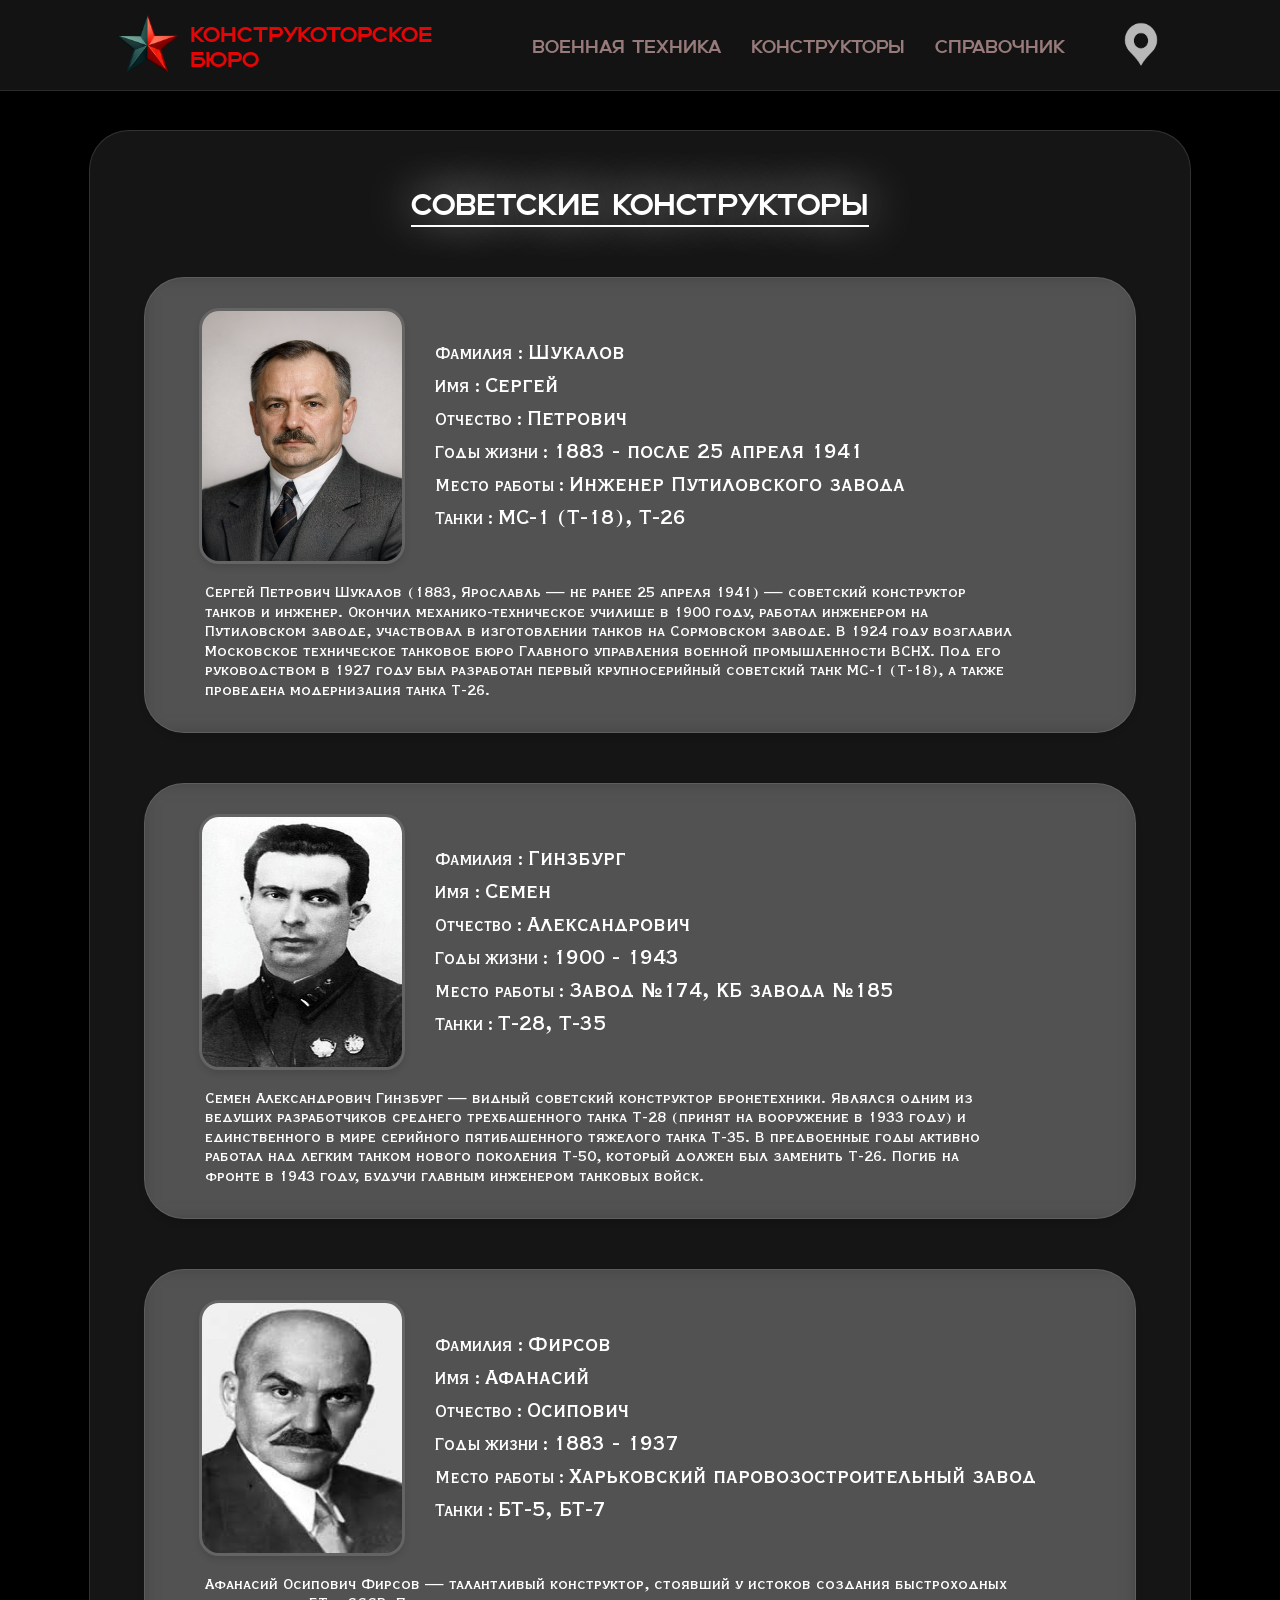
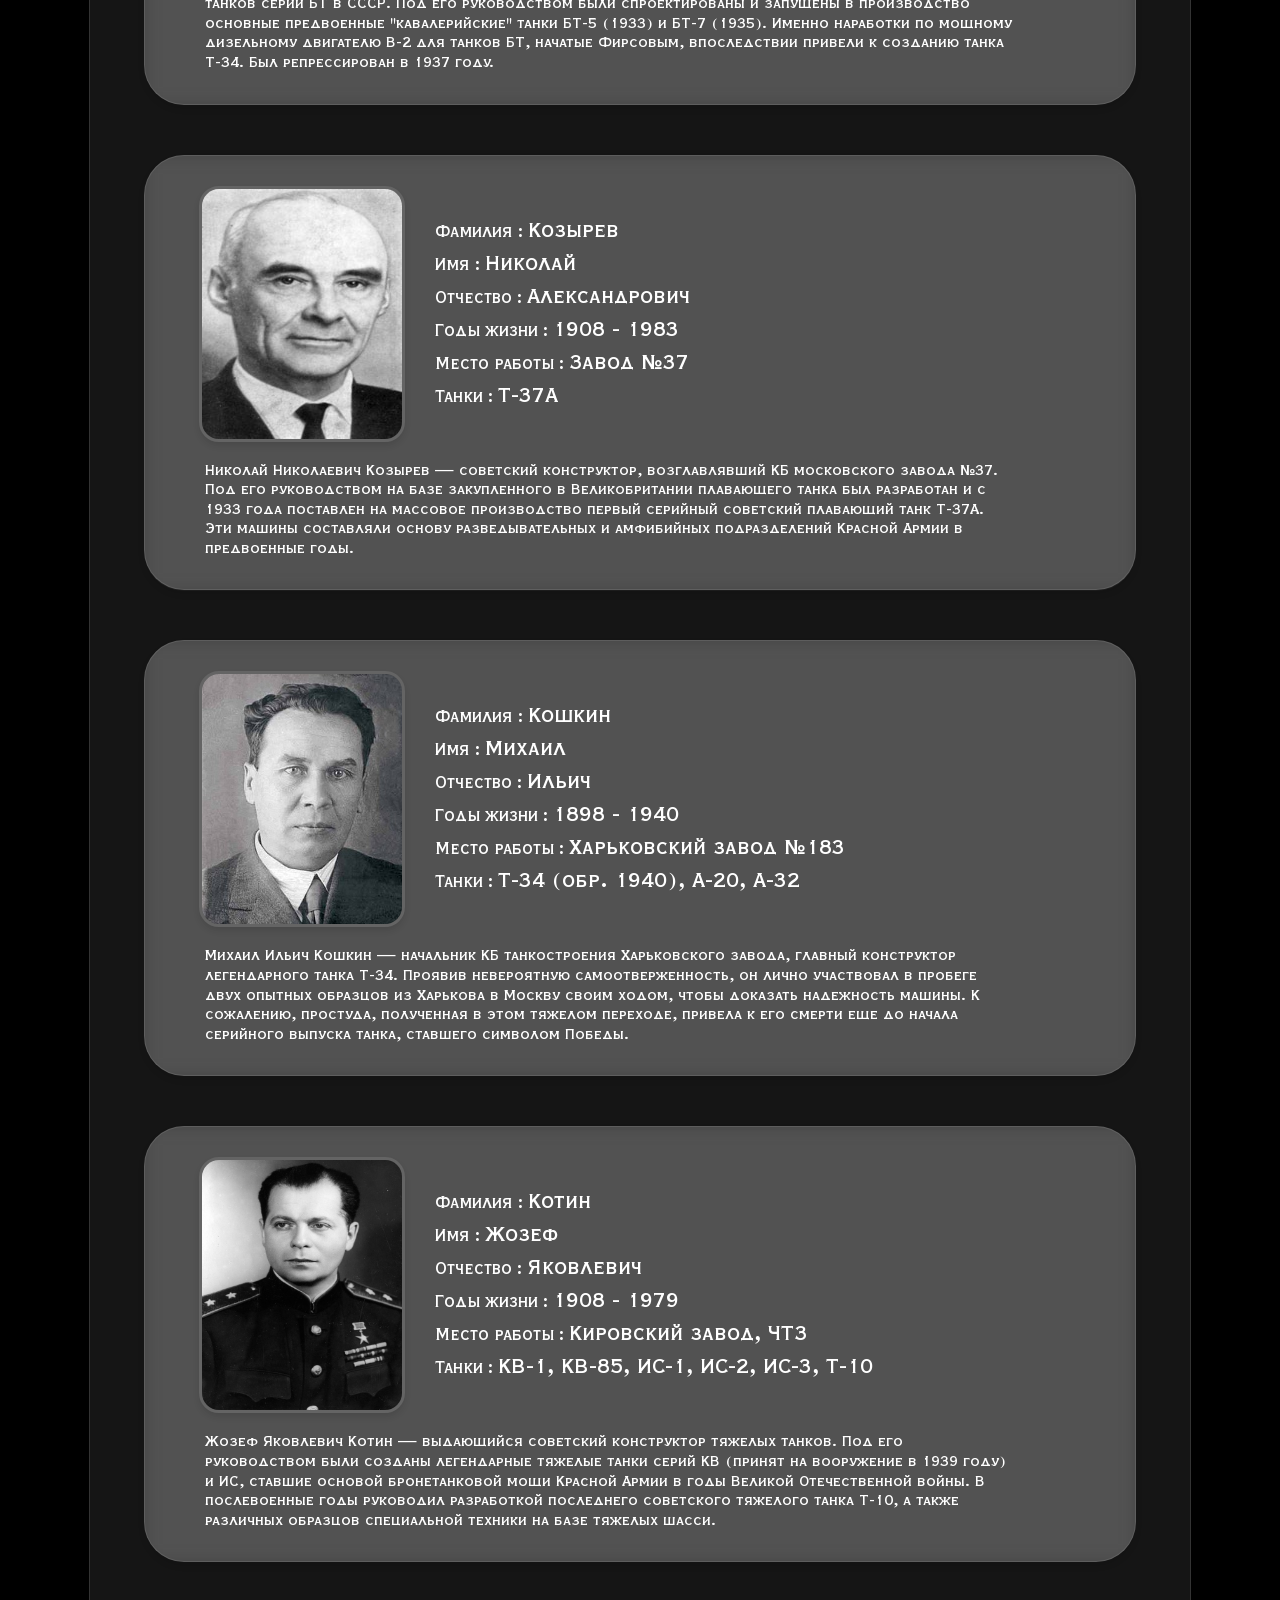
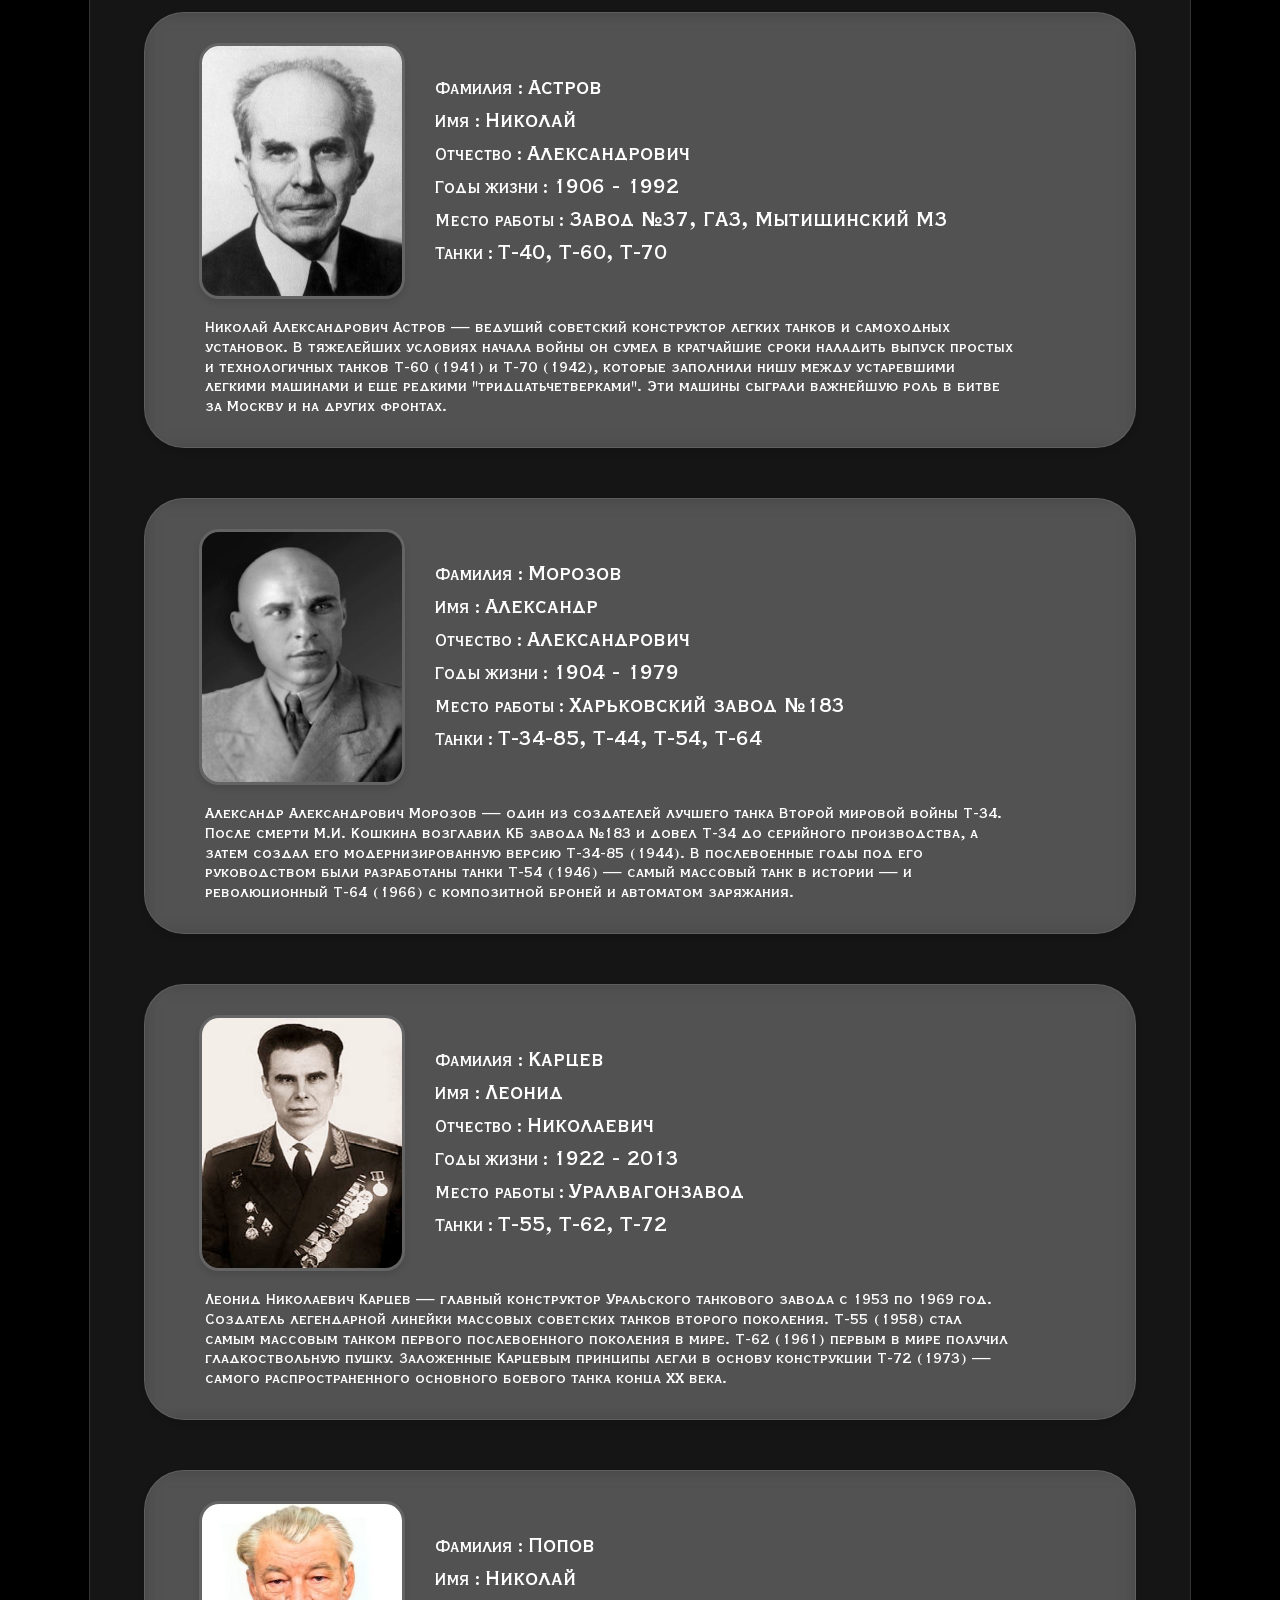
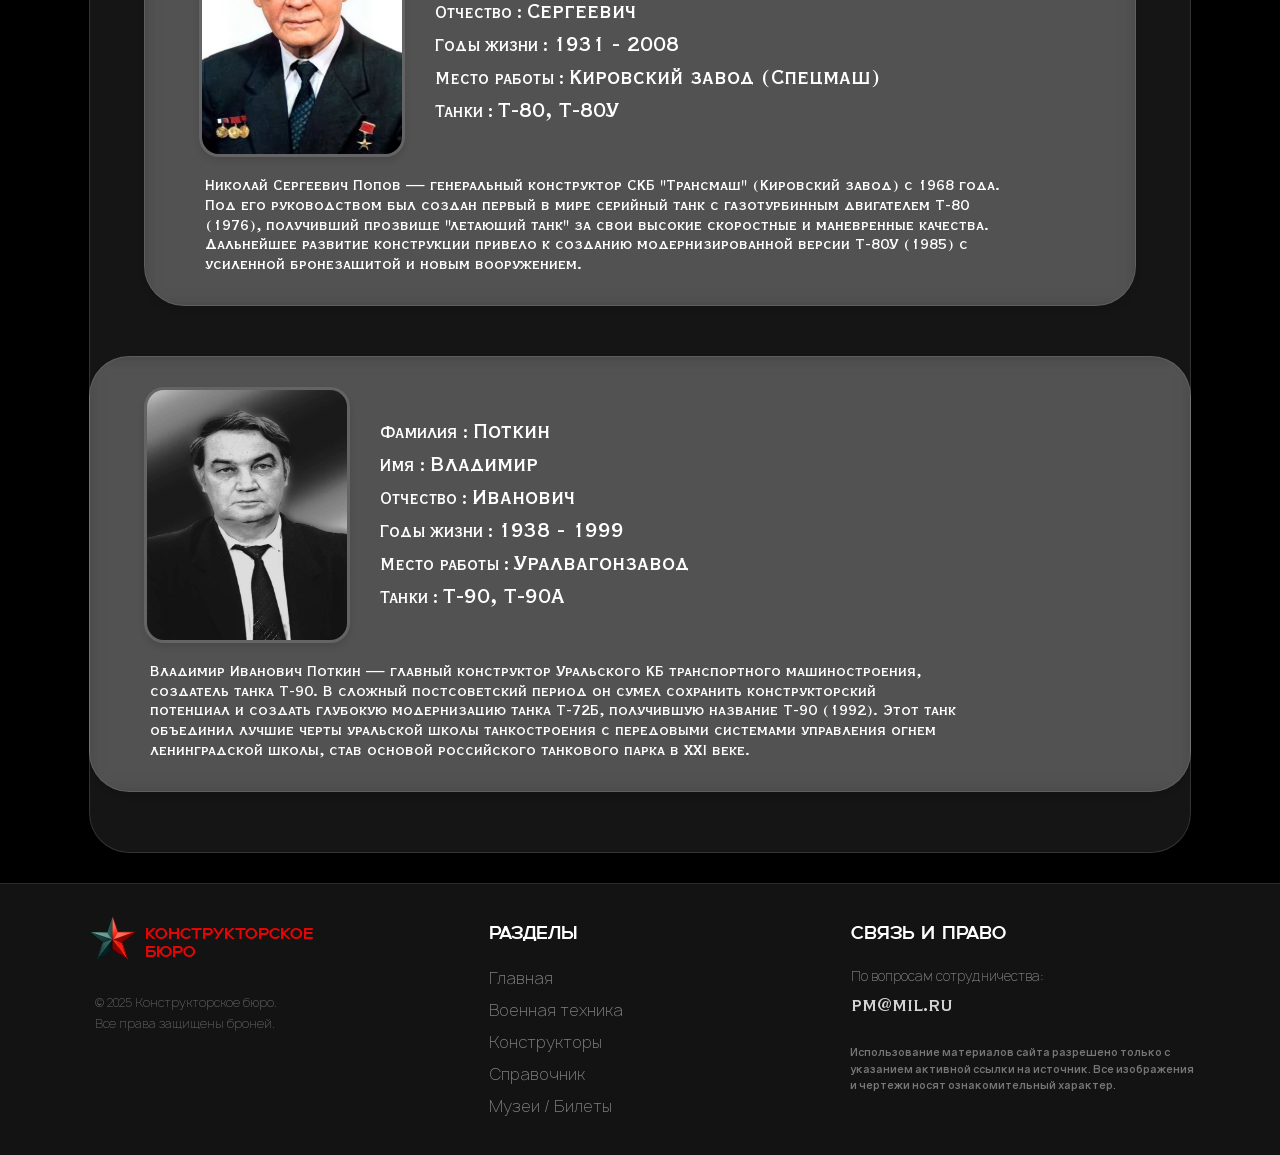
<file: index4.html>
<!DOCTYPE html>
<html lang="en">

<head>
    <meta charset="UTF-8">
    <meta name="viewport" content="width=device-width, initial-scale=1.0">
    <title>Конструкторы</title>
    <link rel="stylesheet" href="./style.css">
</head>

<body>
     <header class="head1">
        <a class="a1" href="./index.html">
            <img class="img" src="./звезда.png">
            <div class="logo">
                Конструкоторское <br>бюро
            </div>
        </a>
        <a class="window" href="./index3.html">
            Военная техника
        </a>
        <a class="window" href="./index4.html">
            Конструкторы
        </a>

        <a class="window" href="./index2.html">
            Справочник
        </a>
        <a class="reg-style" href="./index5.html">
            <img class="reg" src="./метка.png">
        </a>
    </header>

    <header class="head2">
        <a class="a1" href="./index.html">
            <img class="img" src="./звезда.png">
            <div class="logo">
                Конструкоторское <br>бюро
            </div>
        </a>
        <button id="burmalnet" class="burger">
            <img class="reg2" src="./бургер.png">
        </button>

        <div id="burmalda" class="burger-menu">
            <a class="window2" href="./index3.html">
                Военная техника
            </a>
            <a class="window2" href="./index4.html">
                Конструкторы
            </a>

            <a class="window2" href="./index2.html">
                Справочник
            </a>
            <a class="window2" href="./index5.html">
                Билеты
            </a>
            
        </div>

    </header>


<video class="video" id="myVideo" autoplay muted loop playsinline src="./Spark - 15120.mp4">
    </video>

    <div class="main1">
        <p class="history">Советские конструкторы</p>
        <div class="const">
            <div class="pass1"><img class="img-const" src="./шукалов-карта.png" alt="Шукалов"></div>
            <div class="pass2">
                <p class="description-text-inner2">Фамилия : <SPAN>Шукалов</SPAN></p>
                <p class="description-text-inner2">Имя : <SPAN>Сергей</SPAN></p>
                <p class="description-text-inner2">Отчество : <SPAN>Петрович</SPAN></p>
                <p class="description-text-inner2">Годы жизни : <SPAN>1883 - после 25 апреля 1941</SPAN></p>
                <p class="description-text-inner2">Место работы : <SPAN>Инженер Путиловского завода</SPAN></p>
                <p class="description-text-inner2">Танки : <SPAN>МС-1 (Т-18), Т-26</SPAN></p>
            </div>
            <div class="pass3">
                <div class="pass-description">
                    Сергей Петрович Шукалов (1883, Ярославль — не ранее 25 апреля 1941) — советский конструктор танков и
                    инженер. Окончил механико-техническое училище в 1900 году, работал инженером на Путиловском заводе,
                    участвовал в изготовлении танков на Сормовском заводе. В 1924 году возглавил Московское техническое
                    танковое бюро Главного управления военной промышленности ВСНХ. Под его руководством в 1927 году был разработан 
                    первый крупносерийный советский танк МС-1 (Т-18), а также проведена модернизация танка Т-26.
                </div>
            </div>
        </div>

        <div class="const">
            <div class="pass1"><img class="img-const" src="./гинзбург-карта.jpg" alt="Гинзбург"></div>
            <div class="pass2">
                <p class="description-text-inner2">Фамилия : <SPAN>Гинзбург</SPAN></p>
                <p class="description-text-inner2">Имя : <SPAN>Семен</SPAN></p>
                <p class="description-text-inner2">Отчество : <SPAN>Александрович</SPAN></p>
                <p class="description-text-inner2">Годы жизни : <SPAN>1900 - 1943</SPAN></p>
                <p class="description-text-inner2">Место работы : <SPAN>Завод №174, КБ завода №185</SPAN></p>
                <p class="description-text-inner2">Танки : <SPAN>Т-28, Т-35</SPAN></p>
            </div>
            <div class="pass3">
                <div class="pass-description">
                    Семен Александрович Гинзбург — видный советский конструктор бронетехники. Являлся одним из ведущих разработчиков 
                    среднего трехбашенного танка Т-28 (принят на вооружение в 1933 году) и единственного в мире серийного пятибашенного 
                    тяжелого танка Т-35. В предвоенные годы активно работал над легким танком нового поколения Т-50, который должен был 
                    заменить Т-26. Погиб на фронте в 1943 году, будучи главным инженером танковых войск.
                </div>
            </div>
        </div>

        <div class="const">
            <div class="pass1"><img class="img-const" src="./фирсов-карта.jpg" alt="Фирсов"></div>
            <div class="pass2">
                <p class="description-text-inner2">Фамилия : <SPAN>Фирсов</SPAN></p>
                <p class="description-text-inner2">Имя : <SPAN>Афанасий</SPAN></p>
                <p class="description-text-inner2">Отчество : <SPAN>Осипович</SPAN></p>
                <p class="description-text-inner2">Годы жизни : <SPAN>1883 - 1937</SPAN></p>
                <p class="description-text-inner2">Место работы : <SPAN>Харьковский паровозостроительный завод</SPAN></p>
                <p class="description-text-inner2">Танки : <SPAN>БТ-5, БТ-7</SPAN></p>
            </div>
            <div class="pass3">
                <div class="pass-description">
                    Афанасий Осипович Фирсов — талантливый конструктор, стоявший у истоков создания быстроходных танков серии БТ в СССР. 
                    Под его руководством были спроектированы и запущены в производство основные предвоенные "кавалерийские" танки БТ-5 (1933) 
                    и БТ-7 (1935). Именно наработки по мощному дизельному двигателю В-2 для танков БТ, начатые Фирсовым, впоследствии привели 
                    к созданию танка Т-34. Был репрессирован в 1937 году.
                </div>
            </div>
        </div>

        <div class="const">
            <div class="pass1"><img class="img-const" src="./козырев-карта.jpg" alt="Козырев"></div>
            <div class="pass2">
                <p class="description-text-inner2">Фамилия : <SPAN>Козырев</SPAN></p>
                <p class="description-text-inner2">Имя : <SPAN>Николай</SPAN></p>
                <p class="description-text-inner2">Отчество : <SPAN>Александрович</SPAN></p>
                <p class="description-text-inner2">Годы жизни : <SPAN>1908 - 1983</SPAN></p>
                <p class="description-text-inner2">Место работы : <SPAN>Завод №37</SPAN></p>
                <p class="description-text-inner2">Танки : <SPAN>Т-37А</SPAN></p>
            </div>
            <div class="pass3">
                <div class="pass-description">
                    Николай Николаевич Козырев — советский конструктор, возглавлявший КБ московского завода №37. Под его руководством 
                    на базе закупленного в Великобритании плавающего танка был разработан и с 1933 года поставлен на массовое производство 
                    первый серийный советский плавающий танк Т-37А. Эти машины составляли основу разведывательных и амфибийных подразделений 
                    Красной Армии в предвоенные годы.
                </div>
            </div>
        </div>

        <div class="const">
            <div class="pass1"><img class="img-const" src="./кошкин-карта.jpg" alt="Кошкин"></div>
            <div class="pass2">
                <p class="description-text-inner2">Фамилия : <SPAN>Кошкин</SPAN></p>
                <p class="description-text-inner2">Имя : <SPAN>Михаил</SPAN></p>
                <p class="description-text-inner2">Отчество : <SPAN>Ильич</SPAN></p>
                <p class="description-text-inner2">Годы жизни : <SPAN>1898 - 1940</SPAN></p>
                <p class="description-text-inner2">Место работы : <SPAN>Харьковский завод №183</SPAN></p>
                <p class="description-text-inner2">Танки : <SPAN>Т-34 (обр. 1940), A-20, A-32</SPAN></p>
            </div>
            <div class="pass3">
                <div class="pass-description">
                    Михаил Ильич Кошкин — начальник КБ танкостроения Харьковского завода, главный конструктор легендарного танка Т-34. 
                    Проявив невероятную самоотверженность, он лично участвовал в пробеге двух опытных образцов из Харькова в Москву своим ходом, 
                    чтобы доказать надежность машины. К сожалению, простуда, полученная в этом тяжелом переходе, привела к его смерти еще до начала 
                    серийного выпуска танка, ставшего символом Победы.
                </div>
            </div>
        </div>

        <div class="const">
            <div class="pass1"><img class="img-const" src="./котин-карта.jpg" alt="Котин"></div>
            <div class="pass2">
                <p class="description-text-inner2">Фамилия : <SPAN>Котин</SPAN></p>
                <p class="description-text-inner2">Имя : <SPAN>Жозеф</SPAN></p>
                <p class="description-text-inner2">Отчество : <SPAN>Яковлевич</SPAN></p>
                <p class="description-text-inner2">Годы жизни : <SPAN>1908 - 1979</SPAN></p>
                <p class="description-text-inner2">Место работы : <SPAN>Кировский завод, ЧТЗ</SPAN></p>
                <p class="description-text-inner2">Танки : <SPAN>КВ-1, КВ-85, ИС-1, ИС-2, ИС-3, Т-10</SPAN></p>
            </div>
            <div class="pass3">
                <div class="pass-description">
                    Жозеф Яковлевич Котин — выдающийся советский конструктор тяжелых танков. Под его руководством были созданы легендарные 
                    тяжелые танки серий КВ (принят на вооружение в 1939 году) и ИС, ставшие основой бронетанковой мощи Красной Армии в годы 
                    Великой Отечественной войны. В послевоенные годы руководил разработкой последнего советского тяжелого танка Т-10, 
                    а также различных образцов специальной техники на базе тяжелых шасси.
                </div>
            </div>
        </div>

        <div class="const">
            <div class="pass1"><img class="img-const" src="./астров-карта.jpg" alt="Астров"></div>
            <div class="pass2">
                <p class="description-text-inner2">Фамилия : <SPAN>Астров</SPAN></p>
                <p class="description-text-inner2">Имя : <SPAN>Николай</SPAN></p>
                <p class="description-text-inner2">Отчество : <SPAN>Александрович</SPAN></p>
                <p class="description-text-inner2">Годы жизни : <SPAN>1906 - 1992</SPAN></p>
                <p class="description-text-inner2">Место работы : <SPAN>Завод №37, ГАЗ, Мытищинский МЗ</SPAN></p>
                <p class="description-text-inner2">Танки : <SPAN>Т-40, Т-60, Т-70</SPAN></p>
            </div>
            <div class="pass3">
                <div class="pass-description">
                    Николай Александрович Астров — ведущий советский конструктор легких танков и самоходных установок. В тяжелейших условиях 
                    начала войны он сумел в кратчайшие сроки наладить выпуск простых и технологичных танков Т-60 (1941) и Т-70 (1942), 
                    которые заполнили нишу между устаревшими легкими машинами и еще редкими "тридцатьчетверками". Эти машины сыграли важнейшую 
                    роль в битве за Москву и на других фронтах.
                </div>
            </div>
        </div>

        <div class="const">
            <div class="pass1"><img class="img-const" src="./морозов-карта.jpg" alt="Морозов"></div>
            <div class="pass2">
                <p class="description-text-inner2">Фамилия : <SPAN>Морозов</SPAN></p>
                <p class="description-text-inner2">Имя : <SPAN>Александр</SPAN></p>
                <p class="description-text-inner2">Отчество : <SPAN>Александрович</SPAN></p>
                <p class="description-text-inner2">Годы жизни : <SPAN>1904 - 1979</SPAN></p>
                <p class="description-text-inner2">Место работы : <SPAN>Харьковский завод №183</SPAN></p>
                <p class="description-text-inner2">Танки : <SPAN>Т-34-85, Т-44, Т-54, Т-64</SPAN></p>
            </div>
            <div class="pass3">
                <div class="pass-description">
                    Александр Александрович Морозов — один из создателей лучшего танка Второй мировой войны Т-34. После смерти М.И. Кошкина 
                    возглавил КБ завода №183 и довел Т-34 до серийного производства, а затем создал его модернизированную версию Т-34-85 (1944). 
                    В послевоенные годы под его руководством были разработаны танки Т-54 (1946) — самый массовый танк в истории — и революционный 
                    Т-64 (1966) с композитной броней и автоматом заряжания.
                </div>
            </div>
        </div>

        <div class="const">
            <div class="pass1"><img class="img-const" src="./карцев-карта.jpg" alt="Карцев"></div>
            <div class="pass2">
                <p class="description-text-inner2">Фамилия : <SPAN>Карцев</SPAN></p>
                <p class="description-text-inner2">Имя : <SPAN>Леонид</SPAN></p>
                <p class="description-text-inner2">Отчество : <SPAN>Николаевич</SPAN></p>
                <p class="description-text-inner2">Годы жизни : <SPAN>1922 - 2013</SPAN></p>
                <p class="description-text-inner2">Место работы : <SPAN>Уралвагонзавод</SPAN></p>
                <p class="description-text-inner2">Танки : <SPAN>Т-55, Т-62, Т-72</SPAN></p>
            </div>
            <div class="pass3">
                <div class="pass-description">
                    Леонид Николаевич Карцев — главный конструктор Уральского танкового завода с 1953 по 1969 год. Создатель легендарной 
                    линейки массовых советских танков второго поколения. Т-55 (1958) стал самым массовым танком первого послевоенного поколения 
                    в мире. Т-62 (1961) первым в мире получил гладкоствольную пушку. Заложенные Карцевым принципы легли в основу конструкции 
                    Т-72 (1973) — самого распространенного основного боевого танка конца XX века.
                </div>
            </div>
        </div>

        <div class="const">
            <div class="pass1"><img class="img-const" src="./попов-карта.jpg" alt="Попов"></div>
            <div class="pass2">
                <p class="description-text-inner2">Фамилия : <SPAN>Попов</SPAN></p>
                <p class="description-text-inner2">Имя : <SPAN>Николай</SPAN></p>
                <p class="description-text-inner2">Отчество : <SPAN>Сергеевич</SPAN></p>
                <p class="description-text-inner2">Годы жизни : <SPAN>1931 - 2008</SPAN></p>
                <p class="description-text-inner2">Место работы : <SPAN>Кировский завод (Спецмаш)</SPAN></p>
                <p class="description-text-inner2">Танки : <SPAN>Т-80, Т-80У</SPAN></p>
            </div>
            <div class="pass3">
                <div class="pass-description">
                    Николай Сергеевич Попов — генеральный конструктор СКБ "Трансмаш" (Кировский завод) с 1968 года. Под его руководством 
                    был создан первый в мире серийный танк с газотурбинным двигателем Т-80 (1976), получивший прозвище "летающий танк" 
                    за свои высокие скоростные и маневренные качества. Дальнейшее развитие конструкции привело к созданию модернизированной 
                    версии Т-80У (1985) с усиленной бронезащитой и новым вооружением.
                </div>
            </div>
        </div>

        <div class="const2">
            <div class="pass1"><img class="img-const" src="./поткин-карта.jpg" alt="Поткин"></div>
            <div class="pass2">
                <p class="description-text-inner2">Фамилия : <SPAN>Поткин</SPAN></p>
                <p class="description-text-inner2">Имя : <SPAN>Владимир</SPAN></p>
                <p class="description-text-inner2">Отчество : <SPAN>Иванович</SPAN></p>
                <p class="description-text-inner2">Годы жизни : <SPAN>1938 - 1999</SPAN></p>
                <p class="description-text-inner2">Место работы : <SPAN>Уралвагонзавод</SPAN></p>
                <p class="description-text-inner2">Танки : <SPAN>Т-90, Т-90А</SPAN></p>
            </div>
            <div class="pass3">
                <div class="pass-description">
                    Владимир Иванович Поткин — главный конструктор Уральского КБ транспортного машиностроения, создатель танка Т-90. 
                    В сложный постсоветский период он сумел сохранить конструкторский потенциал и создать глубокую модернизацию танка Т-72Б, 
                    получившую название Т-90 (1992). Этот танк объединил лучшие черты уральской школы танкостроения с передовыми системами 
                    управления огнем ленинградской школы, став основой российского танкового парка в XXI веке.
                </div>
            </div>
        </div>

    </div>
    <div class="anton">
        <div class="footer-container">
            <div class="footer-left">
                <div class="a2">
                    <img class="img2" src="./звезда.png">
                    <p class="logo2">КОНСТРУКТОРСКОЕ БЮРО</p>

                </div>
                <p class="footer-copy">© 2025 Конструкторское бюро. <br>Все права защищены броней.</p>
            </div>

            <div class="footer-center">
                <p class="footer-name">РАЗДЕЛЫ</p>
                <div class="footer-page">
                    <a class="silka" href="./index.html"> Главная</a>
                    <a class="silka" href="./index3.html"> Военная техника</a>
                    <a class="silka" href="./index4.html"> Конструкторы</a>
                    <a class="silka" href="./index2.html"> Справочник</a>
                    <a class="silka" href="./index5.html"> Музеи / Билеты</a>
                </div>
            </div>

            <div class="footer-right">
                <p class="footer-name">СВЯЗЬ И ПРАВО</p>
                <div class="footer-contact">
                    <p class="footer-call">По вопросам сотрудничества:</p>
                    <a class="pochta" href="mailto:pm@mil.ru">pm@mil.ru</a>
                </div>
                <div class="footer-defens">
                    <p class="defens-text">Использование материалов сайта разрешено только с указанием активной ссылки
                        на источник. Все изображения и чертежи носят ознакомительный характер.</p>
                </div>
            </div>
        </div>

    </div>
</body>
    <script src="./js.js"></script>
    <script src="./js3.js"></script>
</html>
</file>
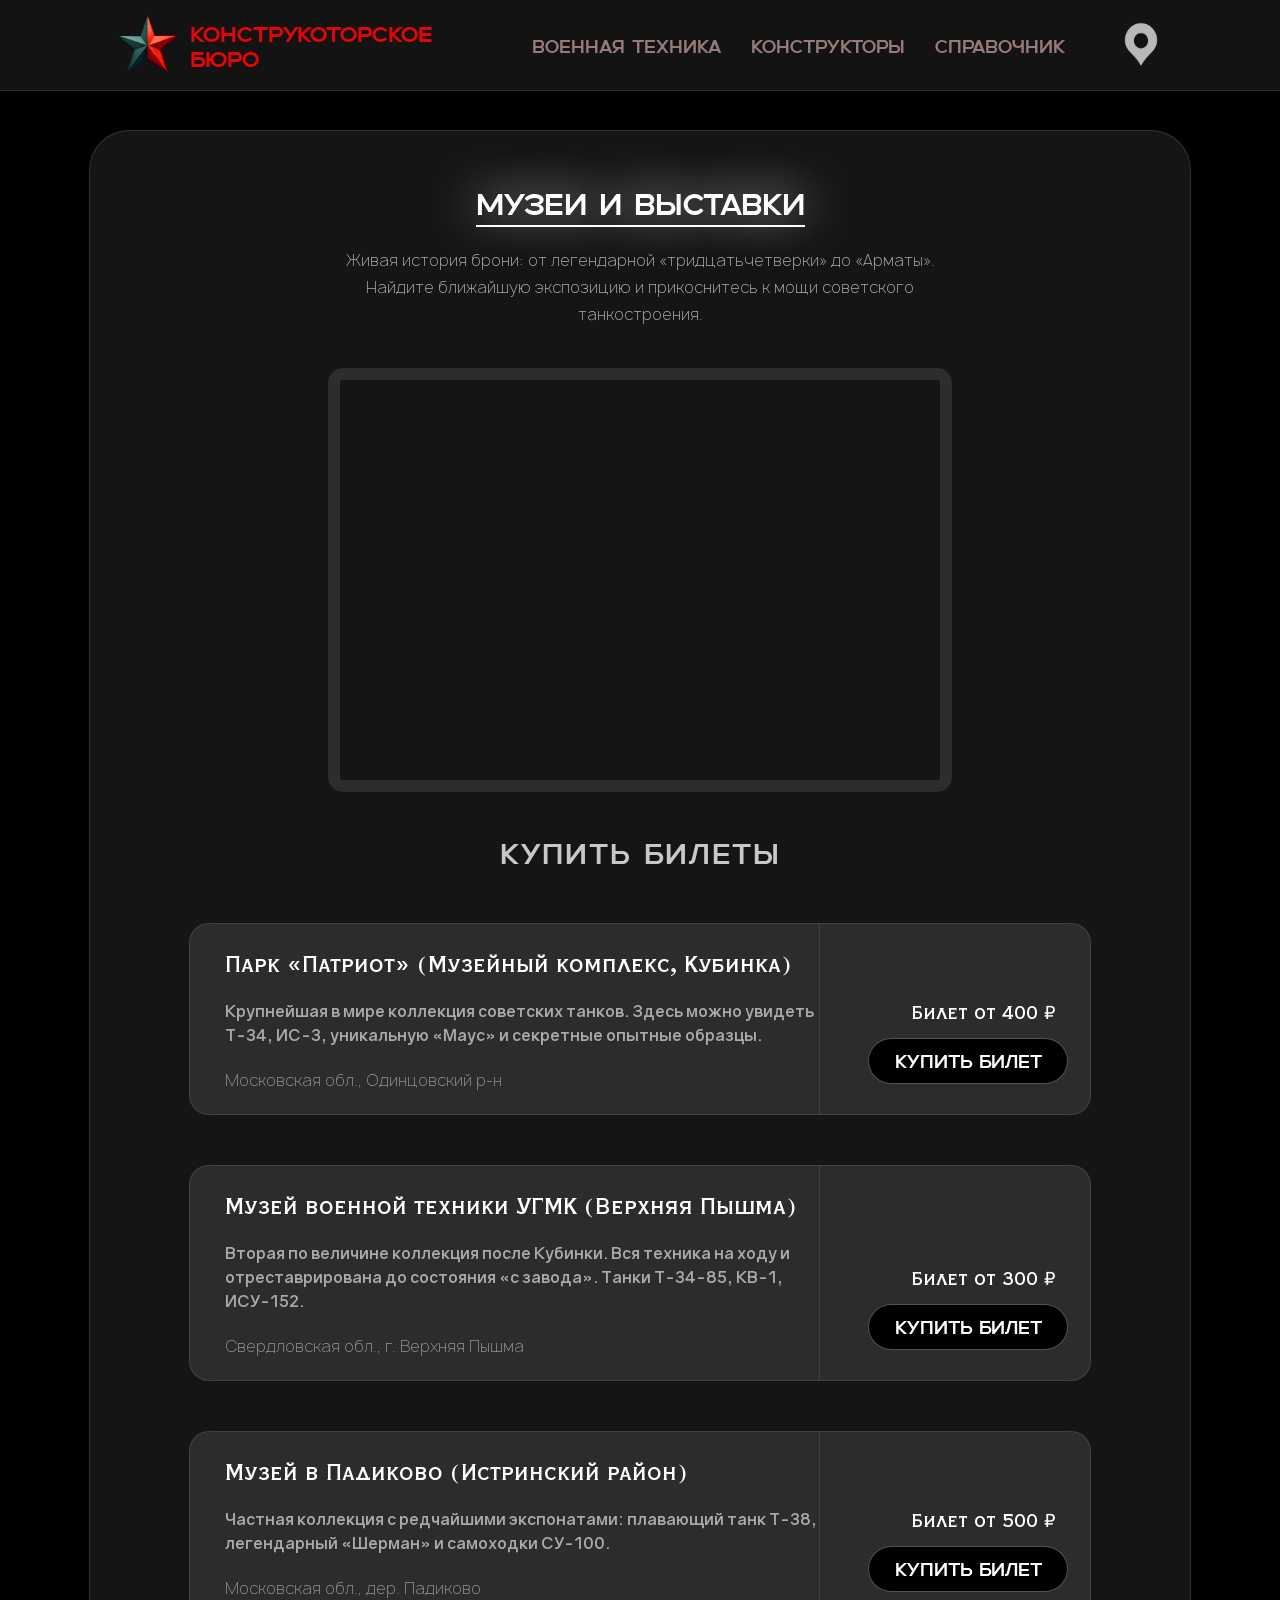
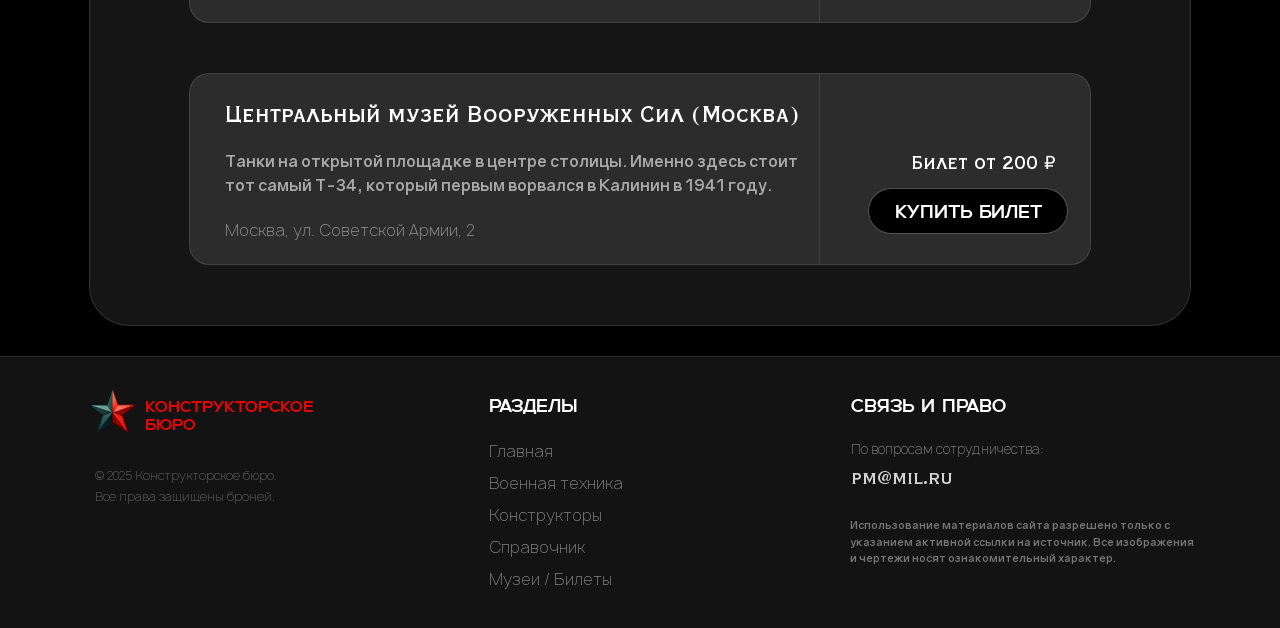
<file: index5.html>
<!DOCTYPE html>
<html lang="en">

<head>
    <meta charset="UTF-8">
    <meta name="viewport" content="width=device-width, initial-scale=1.0">
    <title>Регистрация — Конструкторское бюро</title>
    <link rel="stylesheet" href="./style.css">
</head>

<body>

    <header class="head1">
        <a class="a1" href="./index.html">
            <img class="img" src="./звезда.png">
            <div class="logo">
                Конструкоторское <br>бюро
            </div>
        </a>
        <a class="window" href="./index3.html">
            Военная техника
        </a>
        <a class="window" href="./index4.html">
            Конструкторы
        </a>

        <a class="window" href="./index2.html">
            Справочник
        </a>
        <a class="reg-style" href="./index5.html">
            <img class="reg" src="./метка.png">
        </a>
    </header>

    <header class="head2">
        <a class="a1" href="./index.html">
            <img class="img" src="./звезда.png">
            <div class="logo">
                Конструкоторское <br>бюро
            </div>
        </a>
        <button id="burmalnet" class="burger">
            <img class="reg2" src="./бургер.png">
        </button>

        <div id="burmalda" class="burger-menu">
            <a class="window2" href="./index3.html">
                Военная техника
            </a>
            <a class="window2" href="./index4.html">
                Конструкторы
            </a>

            <a class="window2" href="./index2.html">
                Справочник
            </a>
            <a class="window2" href="./index5.html">
                Билеты
            </a>
            
        </div>

    </header>



    <div id="obertka2" class="obertka">
        <div class="completed">
            <p class="glav1">Реквизиты покупки</p>
            <p id="glav2" class="glav2">Билетов на сумму :</p>
            <p id="glav3" class="glav2">Отправленны по почте : </p>
            <div class="closed-obertka">
                <button id="closed" class="confirm3">Закрыть</button>
            </div>
        </div>
    </div>
    <div id="obertka" class="obertka">
        <div class="modal-window">
            <p class="glav">Покупка билетов</p>
            <input id="fio" placeholder="ФИО" class="email" type="text">
            <div id="fio-error" class="error-message"></div>
            <input id="email" placeholder="email" class="email" type="email">
            <div id="email-error" class="error-message"></div>
            <div class="">
                <div class="tach">
                    <button id="minus" class="plus-minus">-</button>
                    <p id="count" class="count">1</p>
                    <button id="plus" class="plus-minus">+</button>
                    <div id="count-price" class="count-price">200 ₽</div>
                </div>
                <p></p>
            </div>
            <div class="yes-no">
                <button id="yes" class="confirm">Подтвердить</button>
                <button id="no" class="confirm2">Отменить</button>
            </div>
        </div>
    </div>
    </div>
    <video class="video" id="myVideo" autoplay muted loop playsinline src="./Spark - 15120.mp4">
    </video>

    <div class="main1">
        <p class="history">музеи и выставки</p>
        <p class="history-sub">Живая история брони: от легендарной «тридцатьчетверки» до «Арматы». Найдите ближайшую
            экспозицию и прикоснитесь к мощи советского танкостроения.</p>

        <iframe class="map"
            src="https://yandex.ru/map-widget/v1/?um=constructor%3Ae3799f760e31d30cc57aff9376dc0c16b72dc13c4ee26a61412b96b8670ace4f&ampsource=constructor"
            width="600" height="400" frameborder="0"></iframe>

        <p class="section-title"> КУПИТЬ БИЛЕТЫ</p>

        <div class="museum-ticket">
            <div class="museum-text">
                <p class="museum-name">Парк «Патриот» (Музейный комплекс, Кубинка)</p>
                <div class="museum-desc">Крупнейшая в мире коллекция советских танков. Здесь можно увидеть Т-34, ИС-3,
                    уникальную «Маус» и секретные опытные образцы.</div>
                <div class="museum-loc">Московская обл., Одинцовский р-н</div>
            </div>
            <div class="ticket-pay">
                <p class="ticket-price">Билет от 400 ₽</p>
                <button name="vonychka" class="button-ticket">Купить билет</button>
            </div>
        </div>

        <div class="museum-ticket">
            <div class="museum-text">
                <p class="museum-name">Музей военной техники УГМК (Верхняя Пышма)</p>
                <div class="museum-desc">Вторая по величине коллекция после Кубинки. Вся техника на ходу и
                    отреставрирована до состояния «с завода». Танки Т-34-85, КВ-1, ИСУ-152.</div>
                <div class="museum-loc">Свердловская обл., г. Верхняя Пышма</div>
            </div>
            <div class="ticket-pay">
                <p class="ticket-price">Билет от 300 ₽</p>
                <button name="vonychka" class="button-ticket">Купить билет</button>
            </div>
        </div>

        <div class="museum-ticket">
            <div class="museum-text">
                <p class="museum-name">Музей в Падиково (Истринский район)</p>
                <div class="museum-desc">Частная коллекция с редчайшими экспонатами: плавающий танк Т-38, легендарный
                    «Шерман» и самоходки СУ-100.</div>
                <div class="museum-loc">Московская обл., дер. Падиково</div>
            </div>
            <div class="ticket-pay">
                <p class="ticket-price">Билет от 500 ₽</p>
                <button name="vonychka" class="button-ticket">Купить билет</button>
            </div>
        </div>

        <div class="museum-ticket1">
            <div class="museum-text">
                <p class="museum-name">Центральный музей Вооруженных Сил (Москва)</p>
                <div class="museum-desc">Танки на открытой площадке в центре столицы. Именно здесь стоит тот самый Т-34,
                    который первым ворвался в Калинин в 1941 году.</div>
                <div class="museum-loc">Москва, ул. Советской Армии, 2</div>
            </div>
            <div class="ticket-pay">
                <p class="ticket-price">Билет от 200 ₽</p>
                <button name="vonychka" class="button-ticket">Купить билет</button>
            </div>
        </div>

    </div>
    <div class="anton">
        <div class="footer-container">
            <div class="footer-left">
                <div class="a2">
                    <img class="img2" src="./звезда.png">
                    <p class="logo2">КОНСТРУКТОРСКОЕ БЮРО</p>

                </div>
                <p class="footer-copy">© 2025 Конструкторское бюро. <br>Все права защищены броней.</p>
            </div>

            <div class="footer-center">
                <p class="footer-name">РАЗДЕЛЫ</p>
                <div class="footer-page">
                    <a class="silka" href="./index.html"> Главная</a>
                    <a class="silka" href="./index3.html"> Военная техника</a>
                    <a class="silka" href="./index4.html"> Конструкторы</a>
                    <a class="silka" href="./index2.html"> Справочник</a>
                    <a class="silka" href="./index5.html"> Музеи / Билеты</a>
                </div>
            </div>

            <div class="footer-right">
                <p class="footer-name">СВЯЗЬ И ПРАВО</p>
                <div class="footer-contact">
                    <p class="footer-call">По вопросам сотрудничества:</p>
                    <a class="pochta" href="mailto:pm@mil.ru">pm@mil.ru</a>
                </div>
                <div class="footer-defens">
                    <p class="defens-text">Использование материалов сайта разрешено только с указанием активной ссылки
                        на источник. Все изображения и чертежи носят ознакомительный характер.</p>
                </div>
            </div>
        </div>

    </div>

</body>
<script src="./js2.js"></script>
<script src="./js3.js"></script>
</html>
</file>
<file: style.css>
@font-face {
  font-family: a1;
  src: url(ofont.ru_Uncage.ttf);
}

@font-face {
  font-family: a2;
  src: url(ofont.ru_Manrope.ttf);
}

@font-face {
  font-family: a3;
  src: url(ofont.ru_Gravity.ttf);
}

@font-face {
  font-family: a4;
  src: url(ofont.ru_Copperplate.ttf);
}

* {
  margin: 0;
}

button {
  cursor: pointer;
}

body {
  margin: auto;
  display: flex;
  flex-direction: column;
  align-items: center;
  background-color: black;
}

.video {
  width: 100%;
  position: fixed;
  z-index: -1;
  object-fit: contain;
  opacity: 0.5;
}

header {
  width: 100%;
  height: 90px;
  background-color: rgb(19, 19, 19);
  border-bottom: 1px solid rgba(255, 255, 255, 0.1);
  display: flex;
  justify-content: center;
  position: fixed;
  z-index: 100;
}

.head2 {
  display: none;
}

.img {
  margin-top: 3px;
  width: 85px;
  height: 85px;
}

.img2 {
  margin-top: -5px;
  width: 65px;
  height: 65px;
}

.a1 {
  display: flex;
  justify-content: center;
  transition: transform 0.3s ease;
  text-decoration: none;
  margin-right: 50px;
}

.a1:hover {
  transform: scale(1.03);
}

.a2 {
  display: flex;
  justify-content: center;
}

.logo {
  display: flex;
  justify-content: space-evenly;
  font-size: 22px;
  text-decoration: none;
  color: rgb(228, 6, 6);
  font-family: a1;
  border: 0px solid black;
  margin-top: 24px;
  margin-right: 50px;
}

.logo2 {
  display: flex;
  justify-content: space-evenly;
  font-size: 16px;
  text-decoration: none;
  color: rgb(228, 6, 6);
  font-family: a1;
  border: 0px solid black;
  margin-top: 14px;
}

.main1 {
  width: 99%;
  max-width: 1100px;
  border-radius: 40px;
  margin-top: 130px;
  border: 0px black solid;
  display: flex;
  flex-direction: column;
  align-items: center;
  background: rgba(208, 208, 208, 0.1);
  border: 1px solid rgba(168, 168, 168, 0.2);
  box-shadow: 0 4px 6px rgba(0, 0, 0, 1);
  backdrop-filter: blur(20px);
  padding: 60px 0px;
  animation: cardAppear 0.3s forwards;
}

.main2 {
  border-radius: 40px;
  margin-top: 50px;
  width: 99%;
  max-width: 1100px;
  border: 0px black solid;
  display: flex;
  flex-direction: column;
  align-items: center;
  background: rgba(208, 208, 208, 0.1);
  border: 1px solid rgba(168, 168, 168, 0.2);
  box-shadow: 0 4px 6px rgba(0, 0, 0, 1);
  backdrop-filter: blur(20px);
  padding: 60px 0px;
  animation: cardAppear 0.3s forwards;
}

.window {
  font-size: 18px;
  text-decoration: none;
  color: rgb(152, 122, 122);
  font-family: a1;
  border: 0px solid black;
  width: auto;
  height: 40px;
  margin-top: 28px;
  margin-right: 30px;
  transition: all 0.5s ease;
  display: flex;
  justify-content: center;
  align-items: center;
}

.window2 {
  font-size: 18px;
  text-decoration: none;
  color: rgb(255, 255, 255);
  font-family: a1;
  border: 0px solid black;
  width: auto;
  height: 40px;
  margin-top: 28px;
  margin-right: 30px;
  display: flex;
  justify-content: right;
  align-items: right;
  text-shadow: 0 0 50px rgba(255, 255, 255, 0.586);
}

.window:hover {
  color: white;
  transform: scale(1.05);
  text-shadow: 0 0 50px;
}

.reg {
  width: 42px;
  height: 45px;
  margin-left: 12px;
}

.reg-style {
  border: px solid black;
  border-radius: 50px;
  width: 80px;
  height: 60px;
  margin-top: 22px;
  margin-left: 0px;
  opacity: 0.7;
  transition: all 0.3s;
  display: flex;
  justify-content: center;
}

.reg-style:hover {
  transform: scale(1.05);
  opacity: 1;
}

.history {
  text-align: center;
  font-size: 30px;
  font-family: a1;
  border-bottom: 2px white solid;
  color: white;
  height: auto;
  margin-bottom: 50px;
  text-shadow: 0 0 50px;
}

.history1-style {
  width: 955px;
  height: auto;
  background-color: rgb(39, 39, 39);
  border-radius: 25px;
  margin-top: 90px;
}

.history1-style1 {
  width: 955px;
  height: auto;
  background-color: rgb(39, 39, 39);
  border-radius: 25px;
}

.history1 {
  text-align: left;
  font-size: 18px;
  font-family: a3;
  margin-right: 15px;
  margin-left: 20px;
  color: rgba(255, 255, 255, 0.852);
  line-height: 35px;
  margin-top: 10px;
  margin-bottom: 20px;
}

.history2 {
  text-align: center;
  font-size: 16px;
  font-family: a2;
  padding: 4px 0px;
  width: 467px;
  color: white;
  border-top: none;
  border-bottom-left-radius: 15px;
  border-bottom-right-radius: 15px;
  background-color: rgba(255, 255, 255, 0.1);
  border: 3px solid rgba(46, 46, 46, 0.575);
}

.reno-card {
  width: 600px;
  height: 382px;
  margin-top: 50px;
  display: flex;
  flex-direction: column;
  align-items: center;
}

.reno {
  width: 100%;
  height: 100%;
  margin-left: 0px;
  border-radius: 30px;
  border: 5px solid rgba(255, 255, 255, 0.1);
}

.container {
  display: grid;
  grid-template-columns: repeat(3, auto);
  grid-template-rows: repeat(10, auto);
  gap: 30px;
}

.tank-card {
  width: 316px;
  height: 465px;
  border-radius: 40px;
  background: rgba(208, 208, 208, 0.1);
  border: 1px solid rgba(168, 168, 168, 0.2);
  box-shadow: 0 4px 6px rgba(0, 0, 0, 1);
  backdrop-filter: blur(10px);
  display: flex;
  flex-direction: column;
  opacity: 0;
  transform: scale(0.95) translateY(20px);
  animation: cardAppear 0.3s cubic-bezier(0.2, 0.9, 0.4, 1) forwards;
  transition: transform 0.3s ease;
}

@keyframes cardAppear {
  0% {
    opacity: 0;
    transform: scale(0.95);
    transform: translateY(-20px);
  }

  100% {
    opacity: 1;
    transform: scale(1);
    transform: translateY(0px);
  }
}

.card-img {
  margin: 2px auto;
  width: 300px;
  height: 225px;
  border-top-left-radius: 40px;
  border-top-right-radius: 40px;
  border-bottom-left-radius: 8px;
  border-bottom-right-radius: 8px;
  border: 6px solid rgba(255, 255, 255, 0.1);
}

.card-history {
  font-family: a3;
  font-size: 13px;
  padding: 5px 30px;
  color: rgb(200, 200, 200);
}

.kard-name {
  text-align: center;
  font-size: 24px;
  font-family: a4;
  color: rgb(200, 200, 200);
  line-height: 35px;
  margin-bottom: 10px;
}

.description {
  width: 1000px;
  height: 500px;
  border-radius: 40px;
  background: rgba(255, 255, 255, 0.2);
  border: 1px solid rgba(255, 255, 255, 0.1);
  box-shadow: 0 4px 6px rgba(0, 0, 0, 0.1);
  backdrop-filter: blur(10px);
  display: flex;
  justify-content: center;
  margin-left: 10px;
  margin-right: 10px;
}

.description-left {
  width: 1000px;
  height: 500px;
  border-radius: 40px;
  background: rgba(255, 255, 255, 0.2);
  border: 1px solid rgba(255, 255, 255, 0.1);
  box-shadow: 0 4px 6px rgba(0, 0, 0, 0.1);
  backdrop-filter: blur(10px);
  display: flex;
  justify-content: center;
  margin-left: 10px;
  margin-right: 10px;
}

.description-left-img {
  width: 620px;
  height: 465px;
  border-top-left-radius: 28px;
  border-bottom-left-radius: 28px;
  margin-left: 18px;
  margin-top: 18px;
  object-fit: cover;
}

.description-right-img {
  width: 620px;
  height: 465px;
  border-top-right-radius: 28px;
  border-bottom-right-radius: 28px;
  margin-right: 18px;
  margin-top: 18px;
  object-fit: cover;
}

.description-text-left {
  width: 340px;
  height: 465px;
  border-top-right-radius: 28px;
  border-bottom-right-radius: 28px;
  margin-right: 18px;
  background: linear-gradient(
    135deg,
    rgb(210, 180, 140),
    rgb(246, 246, 211),
    rgb(250, 229, 202),
    rgb(222, 184, 135)
  );
  margin-top: 18px;
  display: flex;
  flex-direction: column;
  justify-content: center;
}

.description-text-right {
  width: 340px;
  height: 465px;
  border-top-left-radius: 28px;
  border-bottom-left-radius: 28px;
  margin-left: 18px;
  background: linear-gradient(
    135deg,
    rgb(210, 180, 140),
    rgb(246, 246, 211),
    rgb(250, 229, 202),
    rgb(222, 184, 135)
  );
  margin-top: 18px;
  display: flex;
  flex-direction: column;
  justify-content: center;
}

.description-text-inner {
  font-family: a4;
  color: rgb(62, 39, 35);
  font-size: 14px;
  margin-left: 12px;
  margin-right: 12px;
  margin-top: 6px;
  margin-bottom: 6px;
}

.history-name1 {
  text-align: center;
  font-size: 24px;
  font-family: a1;
  color: white;
  margin-bottom: 25px;
}

.history-name {
  text-align: center;
  font-size: 24px;
  font-family: a1;
  color: white;
  margin-bottom: 25px;
  margin-top: 75px;
}

.p-id {
  margin-bottom: 10px;
}

.a {
  height: auto;
  text-decoration: none;
  transition: transform 0.3s ease;
}

.a:hover {
  transform: scale(1.05);
}

.const {
  margin-bottom: 50px;
  width: 90%;
  height: auto;
  border-radius: 40px;
  background: rgba(255, 255, 255, 0.2);
  border: 1px solid rgba(255, 255, 255, 0.1);
  box-shadow: 0 4px 6px rgba(0, 0, 0, 0.1);
  backdrop-filter: blur(10px);
  display: grid;
  grid-template-columns: 260px 640px;
  grid-template-rows: auto;
  grid-template-areas:
    "a1 a2"
    "a3 a3";
}

.const2 {
  width: 100%;
  height: auto;
  border-radius: 40px;
  background: rgba(255, 255, 255, 0.2);
  border: 1px solid rgba(255, 255, 255, 0.1);
  box-shadow: 0 4px 6px rgba(0, 0, 0, 0.1);
  backdrop-filter: blur(10px);
  display: grid;
  grid-template-columns: 260px 640px;
  grid-template-rows: auto;
  grid-template-areas:
    "a1 a2"
    "a3 a3";
}

.img-const {
  width: 200px;
  height: 250px;
  border-radius: 20px;
  border: 3px solid rgba(255, 255, 255, 0.1);
  box-shadow: 0 4px 6px rgba(0, 0, 0, 0.1);
}

.pass1 {
  grid-area: a1;

  display: flex;
  justify-content: end;
  align-items: end;
  padding-top: 30px;
}

.pass2 {
  grid-area: a2;

  padding-top: 60px;
}

.pass3 {
  grid-area: a3;
}

.description-text-inner2 {
  font-family: a4;
  color: white;
  font-size: 16px;
  line-height: 200%;
  padding-left: 30px;

  span {
    font-size: 20px;
  }
}

.pass-description {
  width: 90%;
  height: auto;
  font-family: a4;
  color: white;
  font-size: 14px;
  line-height: 140%;
  padding-left: 60px;
  padding-right: 30px;
  padding-top: 20px;
  padding-bottom: 30px;
}

.reg-text {
  font-size: 22px;
  font-family: a3;
  color: rgb(255, 255, 255);
  padding-top: 25px;
  padding-bottom: 10px;
}

.reg-window {
  width: 400px;
  height: 36px;
  border-radius: 10px;
  border: none;
}

.map {
  border-radius: 15px;
  border: 12px solid rgba(255, 255, 255, 0.1);
  margin-bottom: 50px;
}

.history-sub {
  font-family: a2;
  color: #b0b0b0;
  font-size: 16px;
  text-align: center;
  margin-top: -30px;
  margin-bottom: 40px;
  max-width: 600px;
}

.section-title {
  font-family: a1;
  color: rgb(200, 200, 200);
  font-size: 28px;
  letter-spacing: 2px;
  margin-bottom: 50px;
}

.museum-ticket {
  width: 900px;
  background: rgb(44, 44, 44);
  border: 1px solid rgba(255, 255, 255, 0.1);
  backdrop-filter: blur(10px);
  border-radius: 20px;
  display: flex;
  justify-content: center;
  height: auto;
  margin-bottom: 50px;
}

.museum-ticket1 {
  width: 900px;
  background: rgb(44, 44, 44);
  border: 1px solid rgba(255, 255, 255, 0.1);
  backdrop-filter: blur(10px);
  border-radius: 20px;
  display: flex;
  justify-content: center;
  height: auto;
}

.museum-text {
  width: 70%;
  height: 100%;
  display: flex;
  flex-direction: column;
}

.ticket-pay {
  width: 30%;
  min-height: 100%;
  border-left: 1px solid rgba(255, 255, 255, 0.1);
  display: flex;
  flex-direction: column;
  justify-content: end;
  align-items: end;
}

.museum-name {
  font-family: a4;
  font-size: 22px;
  color: white;
  padding-top: 30px;
  padding-left: 35px;
  padding-bottom: 20px;
}

.museum-desc {
  font-family: a3;
  font-size: 16px;
  color: #aaa;
  line-height: 1.5;
  margin-bottom: 20px;
  padding-left: 35px;
}

.museum-loc {
  font-family: a2;
  font-size: 16px;
  color: rgb(149, 149, 149);
  margin-bottom: 20px;
  padding-left: 35px;
}

.ticket-price {
  font-family: a4;
  font-size: 18px;
  color: white;
  margin-bottom: 15px;
  line-height: 1.5;
  margin-bottom: 10px;
  padding-right: 35px;
}

.button-ticket {
  width: 200px;
  height: 46px;
  font-family: a1;
  font-size: 18px;
  background-color: rgb(0, 0, 0);
  color: rgb(255, 255, 255);
  text-align: center;
  align-items: center;
  margin-bottom: 30px;
  margin-right: 22px;
  border-radius: 25px;
  border: 1px solid rgba(255, 255, 255, 0.319);
  transition: all 0.4s ease;
  padding-top: 5px;
}

.button-ticket:hover {
  transform: scale(1.07);
  background-color: rgb(255, 255, 255);
  color: rgb(0, 0, 0);
  box-shadow: 0 0 50px rgba(255, 255, 255, 0.388);
}

.anton {
  margin-top: 30px;
  width: 100%;
  background: rgb(19, 19, 19);
  border-top: 1px solid rgba(255, 255, 255, 0.1);
  display: flex;
  flex-direction: column;
  align-items: center;
  color: #aaa;
  font-family: a2;
  padding-top: 40px;
}

.footer-container {
  max-width: 1200px;
  width: 100%;
  display: flex;
  justify-content: space-between;
  padding: 0 40px 30px 40px;
  box-sizing: border-box;
  flex-wrap: wrap;
  gap: 30px;
}

.footer-left {
  flex: 1.2;
  min-width: 250px;
  margin-top: -12px;
}

.footer-icon {
  font-size: 28px;
  color: rgb(228, 6, 6);
  text-shadow: 0 0 15px rgba(228, 6, 6, 0.5);
}

.footer-text-logo {
  font-family: a1;
  font-size: 20px;
  color: rgb(228, 6, 6);
  letter-spacing: 1px;
}

.footer-copy {
  font-size: 12px;
  color: #666;
  margin-top: 20px;
  margin-left: 15px;
}

.footer-center {
  flex: 1;
  min-width: 180px;
  margin-left: 100px;
}

.footer-name {
  font-family: a1;
  font-size: 18px;
  color: white;

  margin-bottom: 20px;
  position: relative;
}

.footer-page {
  display: flex;
  flex-direction: column;
}

.silka {
  font-family: a2;
  color: rgba(255, 255, 255, 0.468);
  font-size: 16px;
  text-decoration: none;
  transition: all 0.3s;
  margin-bottom: 5px;
}

.silka:hover {
  color: white;
  margin-left: 5px;
  text-shadow: 0 0 50px rgb(255, 255, 255);
  font-size: 18px;
}

.footer-right {
  flex: 1.5;
  min-width: 200px;
  margin-left: 100px;
}

.footer-contact {
  margin-bottom: 25px;
}

.footer-call {
  font-size: 13px;
  color: #888;
  margin-bottom: 5px;
}

.pochta {
  font-family: a4;
  font-size: 18px;
  color: rgba(255, 255, 255, 0.816);
  text-decoration: none;
  transition: all 0.3s ease;
}

.pochta:hover {
  color: white;
  font-size: 19px;
  text-shadow: 0 0 50px;
}

.footer-defens {
  padding-left: 11px;
  border-radius: 8px;
  margin-left: -12px;
}

.defens-text {
  font-family: a3;
  font-size: 11px;
  line-height: 1.5;
  color: #777;
  margin: 0;
}

.modal-window {
  background: rgb(44, 44, 44);
  border: 1px solid rgba(255, 255, 255, 0.1);
  backdrop-filter: blur(10px);
  border-radius: 20px;
  padding: 25px;
  display: flex;
  flex-direction: column;
  gap: 10px;
  width: 85%;
  max-width: 500px;
  animation: cardAppear 0.3s cubic-bezier(0.2, 0.9, 0.4, 1) forwards;
}

.glav {
  font-family: a1;
  color: rgb(200, 200, 200);
  font-size: 28px;
  letter-spacing: 2px;
}

.email {
  border: none;
  border-radius: 10px;
  height: 40px;
  background-color: #666;
  color: white;
  padding: 0px 10px;
  font-size: 20px;

  &::placeholder {
    color: rgba(255, 255, 255, 0.732);
  }
}

.tach {
  display: flex;
  justify-content: center;
  align-items: center;
  gap: 10px;
  height: 40px;
  border-radius: 10px;
}

.count {
  color: white;
  display: flex;
  justify-content: center;
  align-items: center;
  width: 13%;
  text-align: center;
  font-size: 26px;
  height: 40px;
  font-family: a3;
}

.count-price {
  color: white;
  width: 52%;
  text-align: center;
  font-size: 26px;
  background-color: #666;
  height: 40px;
  display: flex;
  justify-content: center;
  align-items: center;
  border-radius: 10px;
  font-family: a3;
}

.plus-minus {
  width: 16%;
  font-size: 26px;
  height: 40px;
  background-color: #666;
  border-radius: 10px;
  border: none;
  color: white;
  cursor: pointer;
  transition: all 0.3s ease;
}

.plus-minus:hover {
  scale: 1.05;
  background-color: white;
  color: #000000;
  box-shadow: 0 0 20px rgba(255, 255, 255, 0.27);
}

.confirm {
  width: 22.5%;
  font-size: 14px;
  height: 40px;
  background-color: #666;
  border-radius: 10px;
  border: none;
  color: white;
  cursor: pointer;
  margin-right: 10px;
  transition: all 0.3s ease;
  font-family: a3;
}

.confirm2 {
  width: 22.5%;
  font-size: 14px;
  height: 40px;
  background-color: #666;
  border-radius: 10px;
  border: none;
  color: white;
  cursor: pointer;
  transition: all 0.3s ease;
  font-family: a3;
}

.confirm3 {
  width: 22.5%;
  font-size: 16px;
  height: 40px;
  min-width: fit-content;
  background-color: #666;
  border-radius: 10px;
  border: none;
  color: white;
  cursor: pointer;
  transition: all 0.3s ease;
  font-family: a3;
  padding: 0px 15px;
}

.confirm:hover {
  scale: 1.05;
  background-color: white;
  color: #000000;
  box-shadow: 0 0 20px rgba(255, 255, 255, 0.27);
}

.confirm2:hover {
  scale: 1.05;
  background-color: white;
  color: #000000;
  box-shadow: 0 0 20px rgba(255, 255, 255, 0.27);
}

.confirm3:hover {
  scale: 1.05;
  background-color: white;
  color: #000000;
  box-shadow: 0 0 20px rgba(255, 255, 255, 0.27);
}

.obertka {
  position: fixed;
  width: 100%;
  height: 100%;
  background-color: #00000094;
  z-index: 50;
  display: flex;
  justify-content: center;
  align-items: center;
  backdrop-filter: blur(2px);
  display: none;
}

.completed {
  background: rgb(44, 44, 44);
  border: 1px solid rgba(255, 255, 255, 0.1);
  backdrop-filter: blur(10px);
  border-radius: 20px;
  padding: 25px;
  display: flex;
  flex-direction: column;
  width: 85%;
  max-width: 500px;
  gap: 20px;
  animation: cardAppear 0.3s cubic-bezier(0.2, 0.9, 0.4, 1) forwards;
}

.glav1 {
  font-family: a1;
  color: rgb(200, 200, 200);
  font-size: 28px;
  letter-spacing: 2px;
  text-align: center;
}

.glav2 {
    width: 100%;
  font-family: a3;
  color: rgb(200, 200, 200);
  font-size: 24px;
  letter-spacing: 3px;
  text-wrap: wrap;
 overflow-wrap: break-word; 
}

.closed-obertka {
  width: 100%;
  display: flex;
  justify-content: center;
}

.error-message {
  font-family: a3;
  font-size: 13px;
  color: #ff5555;
  margin-top: -5px;
  margin-bottom: 5px;
  padding-left: 5px;
  min-height: 18px;
}

.burger {
  background-color: transparent;
  border: none;
  width: 70px;
  height: 70px;
}

.reg2 {
  width: 100%;
  height: 100%;
}

.reg3 {
  width: 30px;
  height: 30px;
  object-fit: cover;
}

.burger-menu {
  position: absolute;
  top: 100%;
  right: 0%;
  display: flex;
  flex-direction: column;
  align-items: right;
  background-color: rgb(19, 19, 19);
  border-bottom: 1px solid rgba(255, 255, 255, 0.1);
  border-top: 1px solid rgba(255, 255, 255, 0.1);
  width: 100%;
  display: none;
  animation: cardAppear 0.5s cubic-bezier(0.2, 0.9, 0.4, 1) forwards;
}

@media screen and (max-width: 480px) {
  body {
    width: 100%;
    overflow-x: hidden;
  }

  header {
    height: 70px;
    justify-content: space-between;
    align-items: center;
    padding: 0 15px;
    box-sizing: border-box;
  }

  .head2 {
    display: flex;
  }

  .head1 {
    display: none;
  }

  .a1 {
    margin-right: 0;
    transform: scale(0.8);
  }

  .logo {
    font-size: 16px;
    margin-top: 28px;
    margin-right: 0;
    white-space: nowrap;
  }

  .img {
    margin-left: -25px;
  }

  .window {
    display: none;
  }

  .reg-style {
    margin: 0;
    width: 50px;
    height: 40px;
    display: flex;
    align-items: center;
    justify-content: center;
  }

  .reg {
    width: 32px;
    height: 35px;
    margin-left: 0;
  }

  .video {
    object-fit: cover;
    height: 100vh;
  }

  .main1,
  .main2 {
    width: 90% !important;
    margin-top: 90px;
    padding: 30px 15px !important;
    border-radius: 25px;
  }

  .history {
    font-size: 18px;
    margin-bottom: 30px;
  }

  .history1-style,
  .history1-style1 {
    width: 100%;
    box-sizing: border-box;
    margin-top: 30px;
  }

  .history1 {
    font-size: 15px;
    line-height: 28px;
    margin-left: 10px;
    margin-right: 10px;
  }

  .reno-card {
    width: 100%;
    height: auto;
    margin-top: 30px;
  }

  .reno {
    width: 100%;
    height: auto;
    border-width: 3px;
    border-bottom-left-radius: 0px;
    border-bottom-right-radius: 0px;
  }

  .history2 {
    width: 100%;
    font-size: 14px;
  }

  .container {
    grid-template-columns: 1fr !important;
    gap: 20px;
    width: 100%;
  }

  .tank-card {
    width: 100%;
    height: auto;
    max-width: 320px;
    margin: 0 auto;
    border-radius: 30px;
    padding-bottom: 15px;
  }

  .card-img {
    width: 95%;
    height: 200px;
    object-fit: cover;
    border-radius: 30px 30px 0px 0px;
  }

  .kard-name {
    font-size: 20px;
  }

  .card-history {
    font-size: 13px;
    padding: 2px 20px;
  }

  .description-left {
    width: 100%;
    height: auto;
    flex-direction: column;
    margin: 0 0 20px 0;
    border-radius: 20px;
  }

  .description {
    width: 100%;
    height: auto;
    flex-direction: column;
    margin: 0 0 20px 0;
    border-radius: 20px;
    flex-direction: column-reverse;
  }

  .description-left-img,
  .description-right-img {
    width: calc(100% - 20px);
    height: 220px;
    margin: 10px;
    border-radius: 15px;
  }

  .description-text-left,
  .description-text-right {
    width: calc(100% - 20px);
    height: auto;
    margin: 0 10px 10px 10px;
    border-radius: 15px;
  }

  .description-text-inner {
    font-size: 13px;
    padding: 15px;
  }

  .history-name,
  .history-name1 {
    font-size: 20px;
    margin: 30px 0 15px 0;
  }

  .const,
  .const2 {
    grid-template-columns: 1fr;
    grid-template-areas:
      "a1"
      "a2"
      "a3";
    width: 100%;
    padding: 10px;
    box-sizing: border-box;
  }

  .pass1 {
    justify-content: center;
    padding-top: 20px;
  }

  .img-const {
    width: 180px;
    height: 220px;
  }

  .pass2 {
    padding-top: 15px;
    text-align: left;
  }

  .description-text-inner2 {
    font-size: 14px;
    padding-left: 10px;
    line-height: 180%;
  }

  .description-text-inner2 span {
    font-size: 16px;
  }

  .pass-description {
    padding: 15px 15px 20px 15px;
    font-size: 13px;
  }

  .map {
    width: 100%;
    height: 300px;
    border-width: 6px;
  }

  .history-sub {
    font-size: 10px;
    padding: 0 10px;
    margin-top: -20px;
  }

  .section-title {
    font-size: 22px;
    margin-bottom: 30px;
  }

  .museum-ticket,
  .museum-ticket1 {
    width: 100%;
    flex-direction: column;
    height: auto;
    margin-bottom: 30px;
  }

  .museum-text {
    width: 100%;
    padding: 15px 15px 0 15px;
    box-sizing: border-box;
  }

  .museum-name {
    font-size: 18px;
    padding: 0;
  }

  .museum-desc,
  .museum-loc {
    padding-left: 0;
    font-size: 14px;
  }

  .ticket-pay {
    width: 100%;
    border-left: none;
    border-top: 1px solid rgba(255, 255, 255, 0.1);
    align-items: center;
    padding: 15px 0;
  }

  .ticket-price {
    padding-right: 0;
    font-size: 16px;
  }

  .button-ticket {
    width: 180px;
    height: 40px;
    margin-right: 0;
    font-size: 16px;
  }

  .anton {
    padding-top: 20px;
  }

  .footer-container {
    flex-direction: column;
    gap: 20px;
    padding: 0 20px 30px 20px;
  }

  .footer-left {
    text-align: center;
    min-width: unset;
  }

  .a2 {
    justify-content: center;
  }

  .footer-copy {
    margin-left: 0;
    text-align: center;
  }

  .footer-center {
    margin-left: 0;
    text-align: center;
  }

  .footer-right {
    margin-left: 0;
    text-align: center;
  }

  .footer-defens {
    margin-left: 0;
    padding-left: 0;
  }

  .defens-text {
    text-align: center;
  }

  .pochta {
    font-size: 16px;
  }

  .confirm,
  .confirm2 {
    width: 50%;
  }

  .yes-no {
    display: flex;
    flex-wrap: nowrap;
  }
}
</file>
